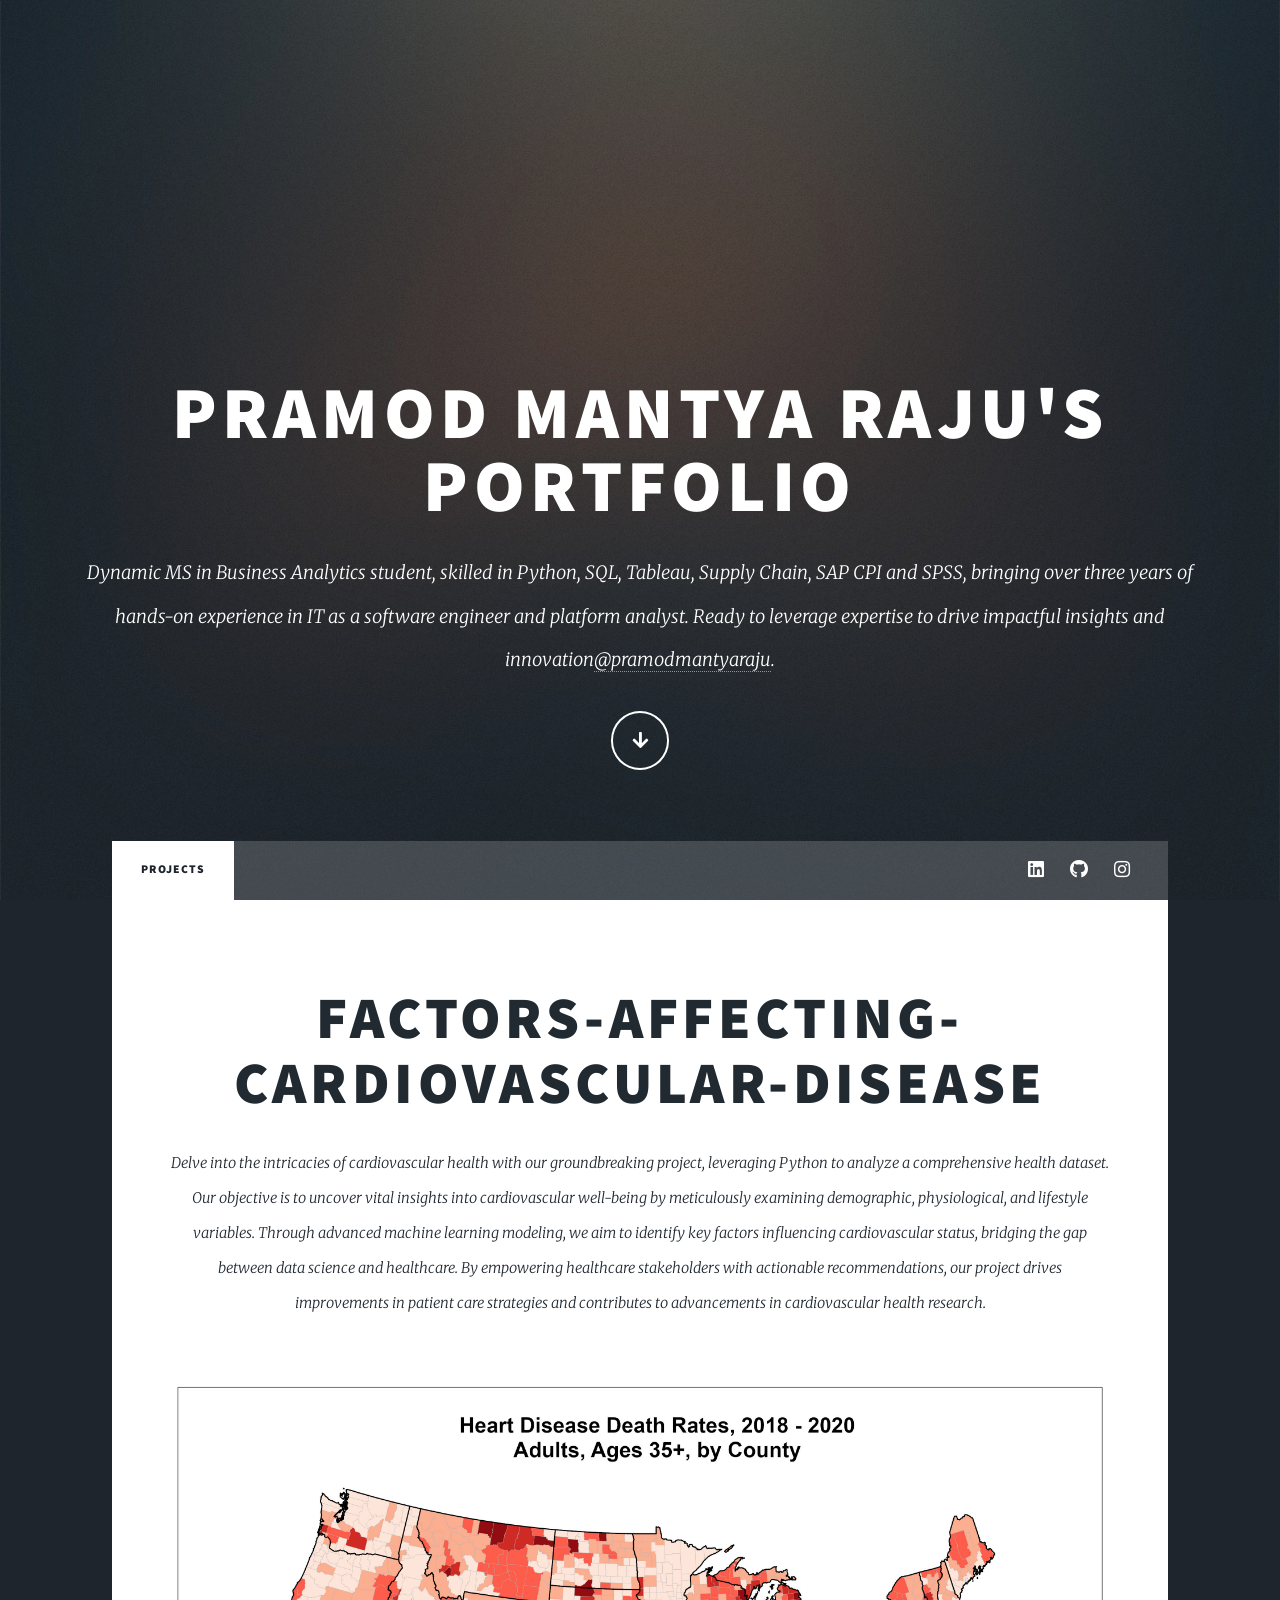
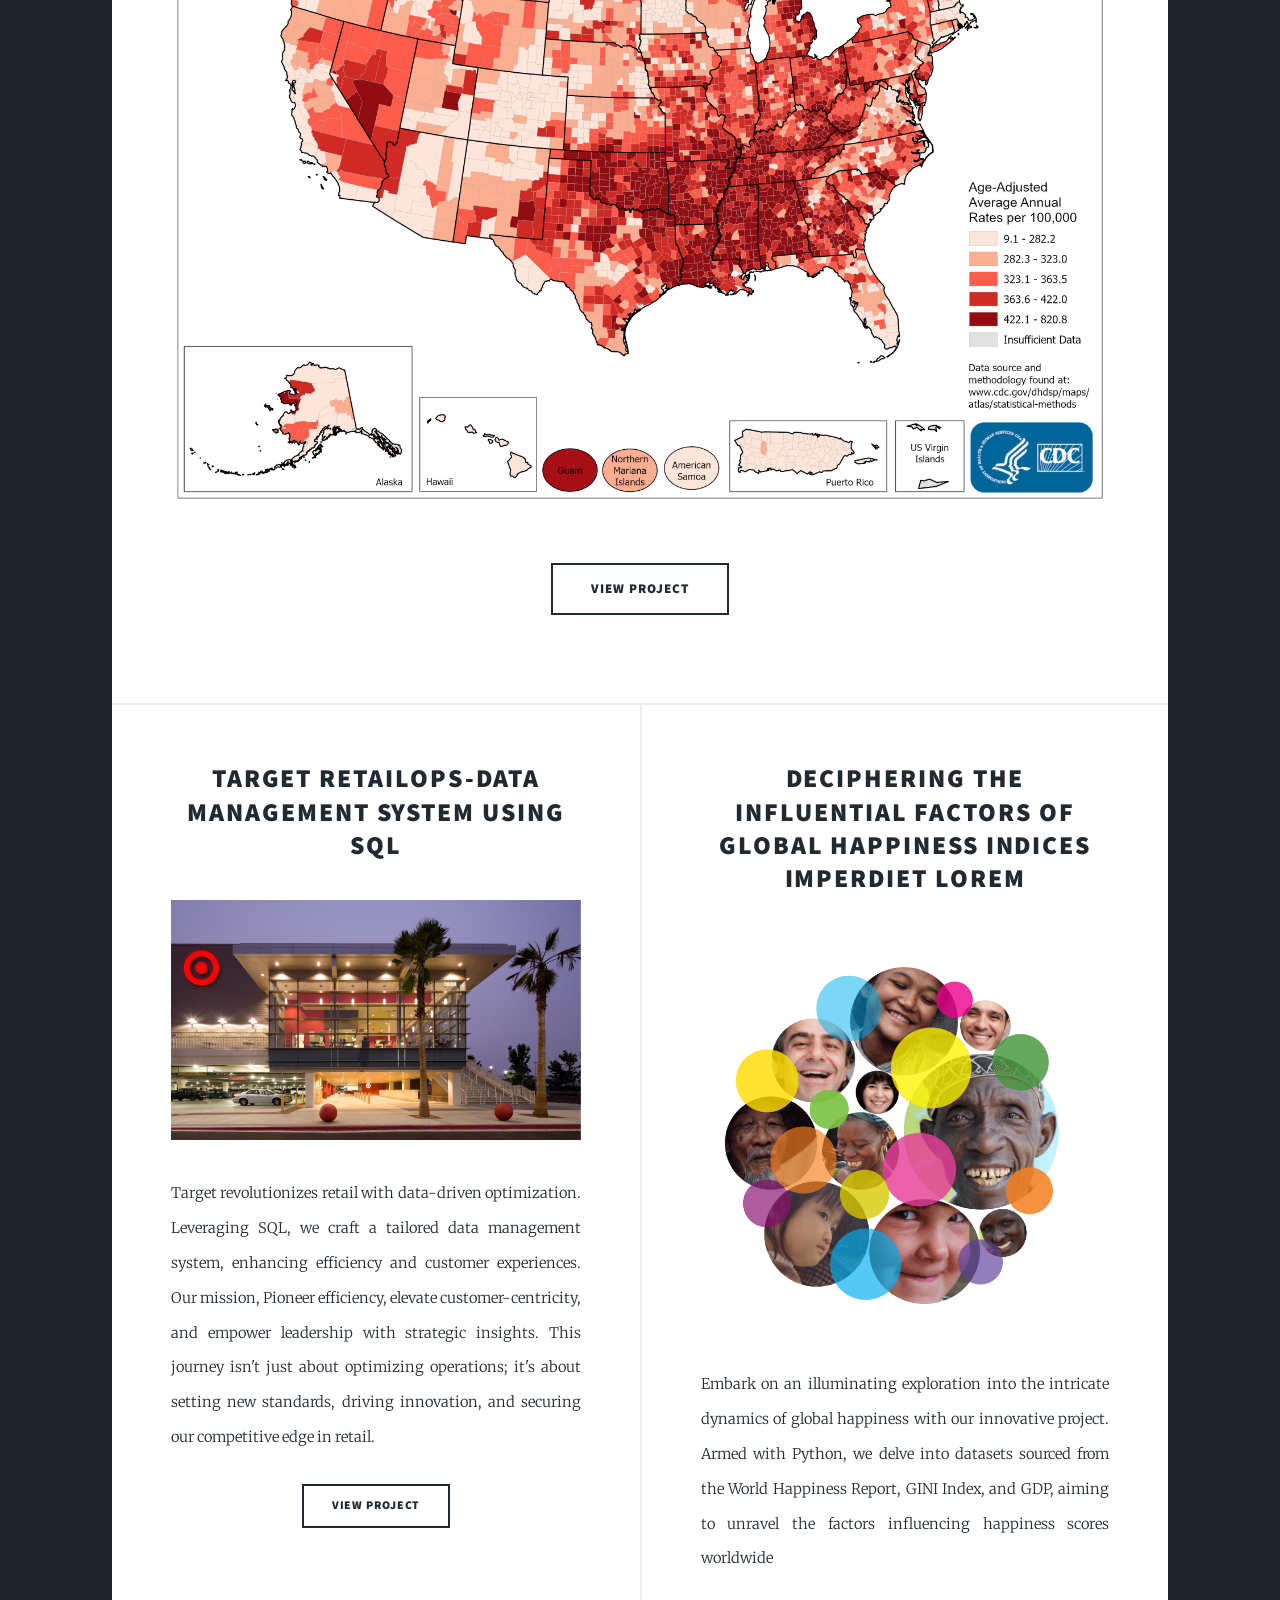
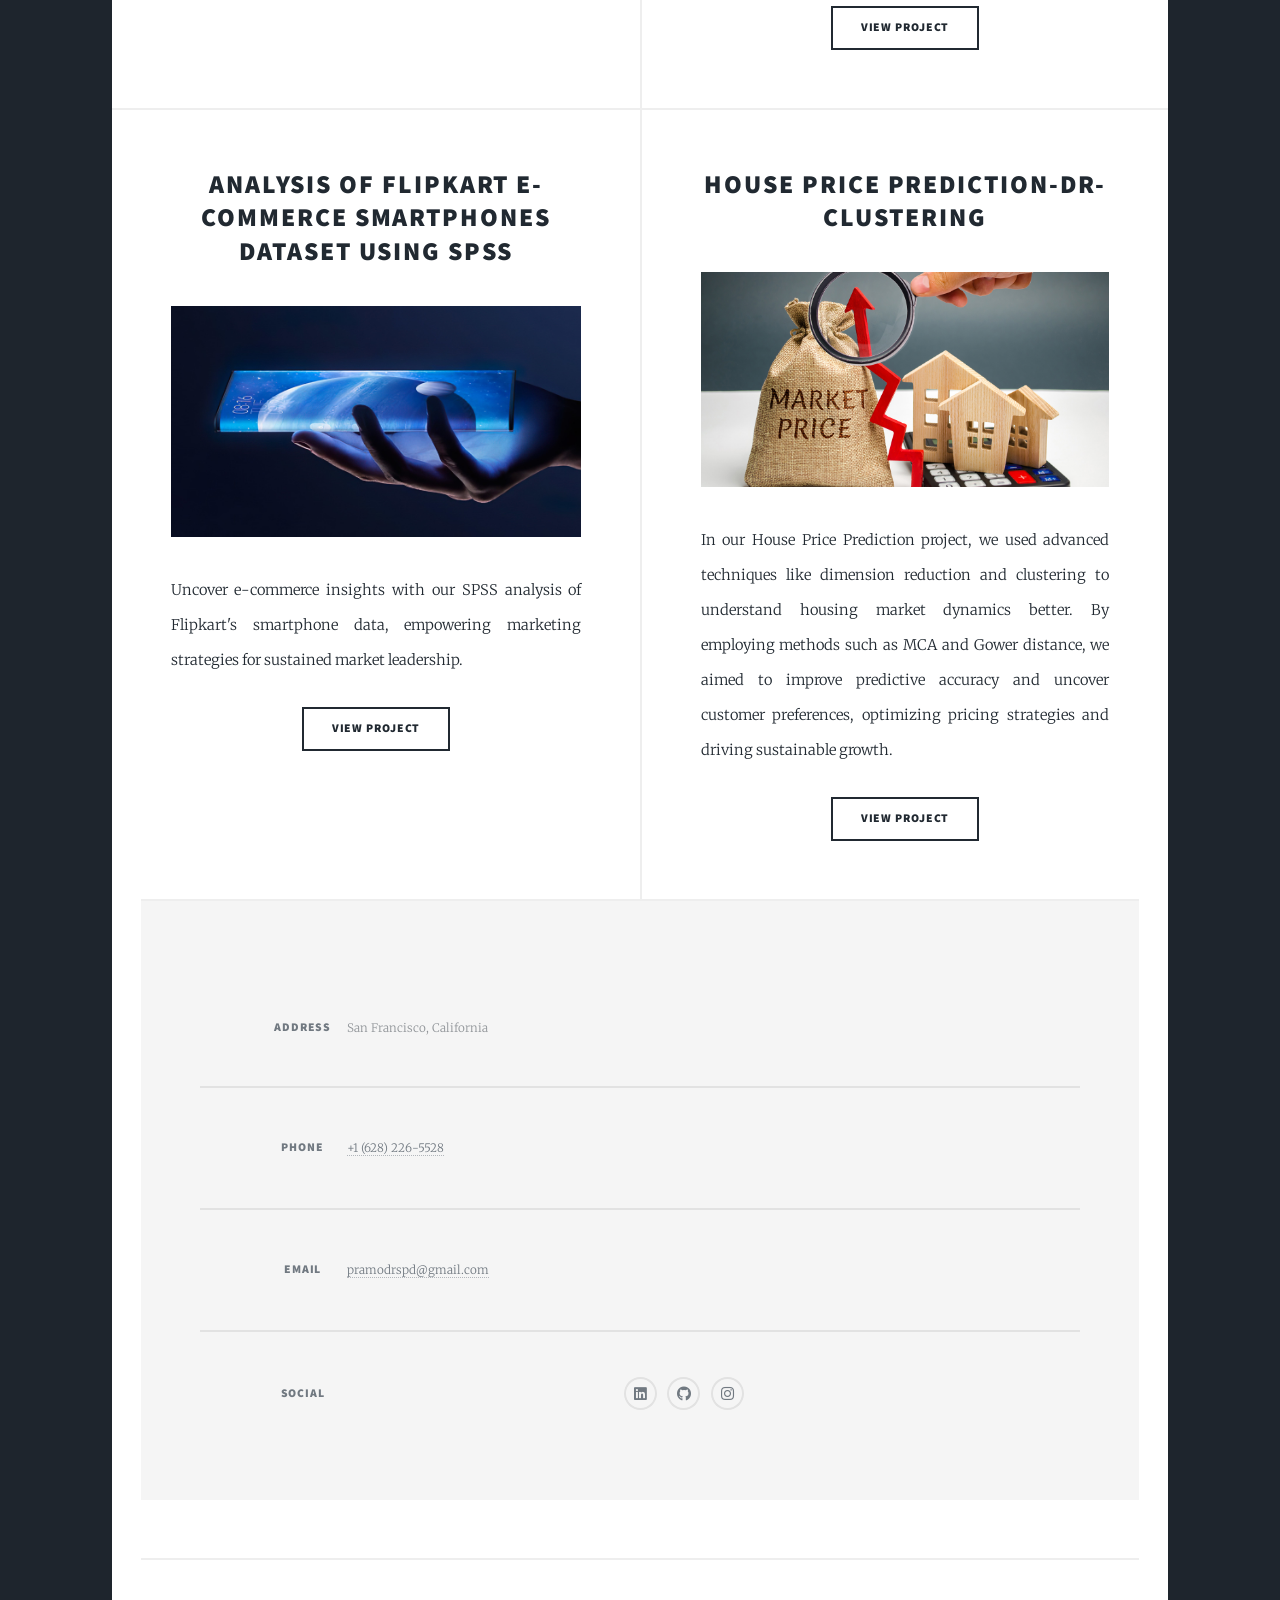
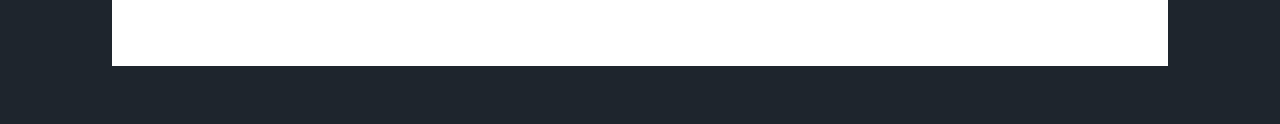
<file: index.html>
<!DOCTYPE HTML>
<!--
	Massively by HTML5 UP
	html5up.net | @ajlkn
	Free for personal and commercial use under the CCA 3.0 license (html5up.net/license)
-->
	
<html>
	<head>
		<title>Pramod Mantya Raju</title>
		<meta charset="utf-8" />
		<meta name="viewport" content="width=device-width, initial-scale=1, user-scalable=no" />
		<link rel="stylesheet" href="assets/css/main.css" />
		<noscript><link rel="stylesheet" href="assets/css/noscript.css" /></noscript>

		<!-- Google tag (gtag.js) -->
<script async src="https://www.googletagmanager.com/gtag/js?id=G-37M3Y611GQ"></script>
<script>
  window.dataLayer = window.dataLayer || [];
  function gtag(){dataLayer.push(arguments);}
  gtag('js', new Date());

  gtag('config', 'G-37M3Y611GQ');
</script>
	</head>
	<body class="is-preload">

		<!-- Wrapper -->
			<div id="wrapper" class="fade-in">

				<!-- Intro -->
					<div id="intro">
						<h1>Pramod Mantya Raju's Portfolio<br /></h1>
						<p>Dynamic MS in Business Analytics student, skilled in Python, SQL, Tableau, Supply Chain, SAP CPI and SPSS, bringing over three years of hands-on experience in IT as a software engineer and platform analyst. Ready to leverage expertise to drive impactful insights and innovation<a href="https://www.linkedin.com/in/pramod-mantya-raju/">@pramodmantyaraju</a></a>.</p>
						<ul class="actions">
							<li><a href="#header" class="button icon solid solo fa-arrow-down scrolly">Continue</a></li>
						</ul>
					</div>

				<!-- Header -->
					<header id="header">
						<a href="index.html" class="logo">Pramod's Portfolio</a>
					</header>

				<!-- Nav -->
					<nav id="nav">
						<ul class="links">
							<li class="active"><a href="index.html">Projects</a></li>
						
								
							
						</ul>
						<ul class="icons">
							<li><a href="https://www.linkedin.com/in/pramod-mantya-raju/" class="icon brands alt fa-linkedin"><span class="label">linkedin</span></a></li>
									<li><a href="https://github.com/PramodMantyaRaju" class="icon brands alt fa-github"><span class="label">GitHub</span></a></li>
									<li><a href="https://www.instagram.com/_.p.r.a.m.o.d._/" class="icon brands alt fa-instagram"><span class="label">Instagram</span></a></li>
						</ul>
					</nav>

				<!-- Main -->
					<div id="main">

						<!-- Featured Post -->
							<article class="post featured">
								<header class="major">
									<h2><a href="https://github.com/PramodMantyaRaju/Factors-affecting-Cardiovascular-Disease">Factors-affecting-Cardiovascular-Disease<br />
									</a></h2>
									<p>Delve into the intricacies of cardiovascular health with our groundbreaking project, leveraging Python to analyze a comprehensive health dataset. Our objective is to uncover vital insights into cardiovascular well-being by meticulously examining demographic, physiological, and lifestyle variables. Through advanced machine learning modeling, we aim to identify key factors influencing cardiovascular status, bridging the gap between data science and healthcare. 
										By empowering healthcare stakeholders with actionable recommendations, our project drives improvements in patient care strategies and contributes to advancements in cardiovascular health research.</p>
								</header>
								<a href="https://github.com/PramodMantyaRaju/Factors-affecting-Cardiovascular-Disease" class="image main"><img src="images/Cardio Vascular.jpg" alt="" /></a>
								<ul class="actions special">
									<li><a href="https://github.com/PramodMantyaRaju/Factors-affecting-Cardiovascular-Disease" class="button large">View project</a></li>
								</ul>
							</article>

						<!-- Posts -->
							<section class="posts">
								<article>
									<header>
										
										<h2><a href="https://github.com/PramodMantyaRaju/TargetRetailOps-DataManagementSystem">Target RetailOps-Data Management System using SQL<br />
										</a></h2>
									</header>
									<a href="https://github.com/PramodMantyaRaju/TargetRetailOps-DataManagementSystem" class="image fit"><img src="images/Target.jpg" alt="" /></a>
									<p>Target revolutionizes retail with data-driven optimization. Leveraging SQL, we craft a tailored data management system, enhancing efficiency and customer experiences. Our mission, Pioneer efficiency, elevate customer-centricity, and empower leadership with strategic insights. This journey isn't just about optimizing operations; it's about setting new standards, driving innovation, and securing our competitive edge in retail.</p>
									<ul class="actions special">
										<li><a href="https://github.com/PramodMantyaRaju/TargetRetailOps-DataManagementSystem" class="button">View Project</a></li>
									</ul>
								</article>
								<article>
									<header>
										
										<h2><a href="https://github.com/PramodMantyaRaju/Deciphering-the-Influential-Factors-of-Global-Happiness-Indices">Deciphering the Influential Factors of Global Happiness Indices
											<br />
										imperdiet lorem</a></h2>
									</header>
									<a href="https://github.com/PramodMantyaRaju/Deciphering-the-Influential-Factors-of-Global-Happiness-Indices" class="image fit"><img src="images/Happiness Report.png" alt="" /></a>
									<p>Embark on an illuminating exploration into the intricate dynamics of global happiness with our innovative project. Armed with Python, we delve into datasets sourced from the World Happiness Report, GINI Index, and GDP, aiming to unravel the factors influencing happiness scores worldwide</p>
									<ul class="actions special">
										<li><a href="https://github.com/PramodMantyaRaju/Deciphering-the-Influential-Factors-of-Global-Happiness-Indices" class="button">View Project</a></li>
									</ul>
								</article>
								<article>
									<header>
										
										<h2><a href="https://github.com/PramodMantyaRaju/SmartphoneInsights-FlipkartMarketing">Analysis of Flipkart E- commerce Smartphones Dataset using SPSS<br />
										</a></h2>
									</header>
									<a href="https://github.com/PramodMantyaRaju/SmartphoneInsights-FlipkartMarketing" class="image fit"><img src="images/Smart Phone.jpg" alt="" /></a>
									<p>Uncover e-commerce insights with our SPSS analysis of Flipkart's smartphone data, empowering marketing strategies for sustained market leadership.</p>
									<ul class="actions special">
										<li><a href="https://github.com/PramodMantyaRaju/SmartphoneInsights-FlipkartMarketing" class="button">View Project</a></li>
									</ul>
								</article>
								<article>
									<header>
										
										<h2><a href="https://github.com/PramodMantyaRaju/HousePricePrediction-DR-Clustering">House Price Prediction-DR-Clustering<br />
										</a></h2>
									</header>
									<a href="https://github.com/PramodMantyaRaju/HousePricePrediction-DR-Clustering" class="image fit"><img src="images/Housing Price.jpg" alt="" /></a>
									<p>In our House Price Prediction project, we used advanced techniques like dimension reduction and clustering to understand housing market dynamics better. By employing methods such as MCA and Gower distance, we aimed to improve predictive accuracy and uncover customer preferences, optimizing pricing strategies and driving sustainable growth.</p>
									<ul class="actions special">
										<li><a href="https://github.com/PramodMantyaRaju/HousePricePrediction-DR-Clustering" class="button">View Project</a></li>
									</ul>
								</article>

							</section>

				<!-- Footer -->
					<footer id="footer">
				
						<section class="split contact">
							<section class="alt">
								<h3>Address</h3>
								<p>San Francisco, California<br />
								</p>
							</section>
							<section>
								<h3>Phone</h3>
								<p><a href="#">+1 (628) 226-5528</a></p>
							</section>
							<section>
								<h3>Email</h3>
								<p><a href="#">pramodrspd@gmail.com</a></p>
							</section>
							<section>
								<h3>Social</h3>
								<ul class="icons alt">
									
									<li><a href="https://www.linkedin.com/in/pramod-mantya-raju/" class="icon brands alt fa-linkedin"><span class="label">linkedin</span></a></li>
									<li><a href="https://github.com/PramodMantyaRaju" class="icon brands alt fa-github"><span class="label">GitHub</span></a></li>
									<li><a href="https://www.instagram.com/_.p.r.a.m.o.d._/" class="icon brands alt fa-instagram"><span class="label">Instagram</span></a></li>
								</ul>
							</section>
						</section>
					</footer>

				<!-- Copyright -->
					<div id="copyright">
						<ul><li>&copy; Untitled</li><li>Design: <a href="https://html5up.net">HTML5 UP</a></li></ul>
					</div>

			</div>

		<!-- Scripts -->
			<script src="assets/js/jquery.min.js"></script>
			<script src="assets/js/jquery.scrollex.min.js"></script>
			<script src="assets/js/jquery.scrolly.min.js"></script>
			<script src="assets/js/browser.min.js"></script>
			<script src="assets/js/breakpoints.min.js"></script>
			<script src="assets/js/util.js"></script>
			<script src="assets/js/main.js"></script>

	</body>
</html>
</file>
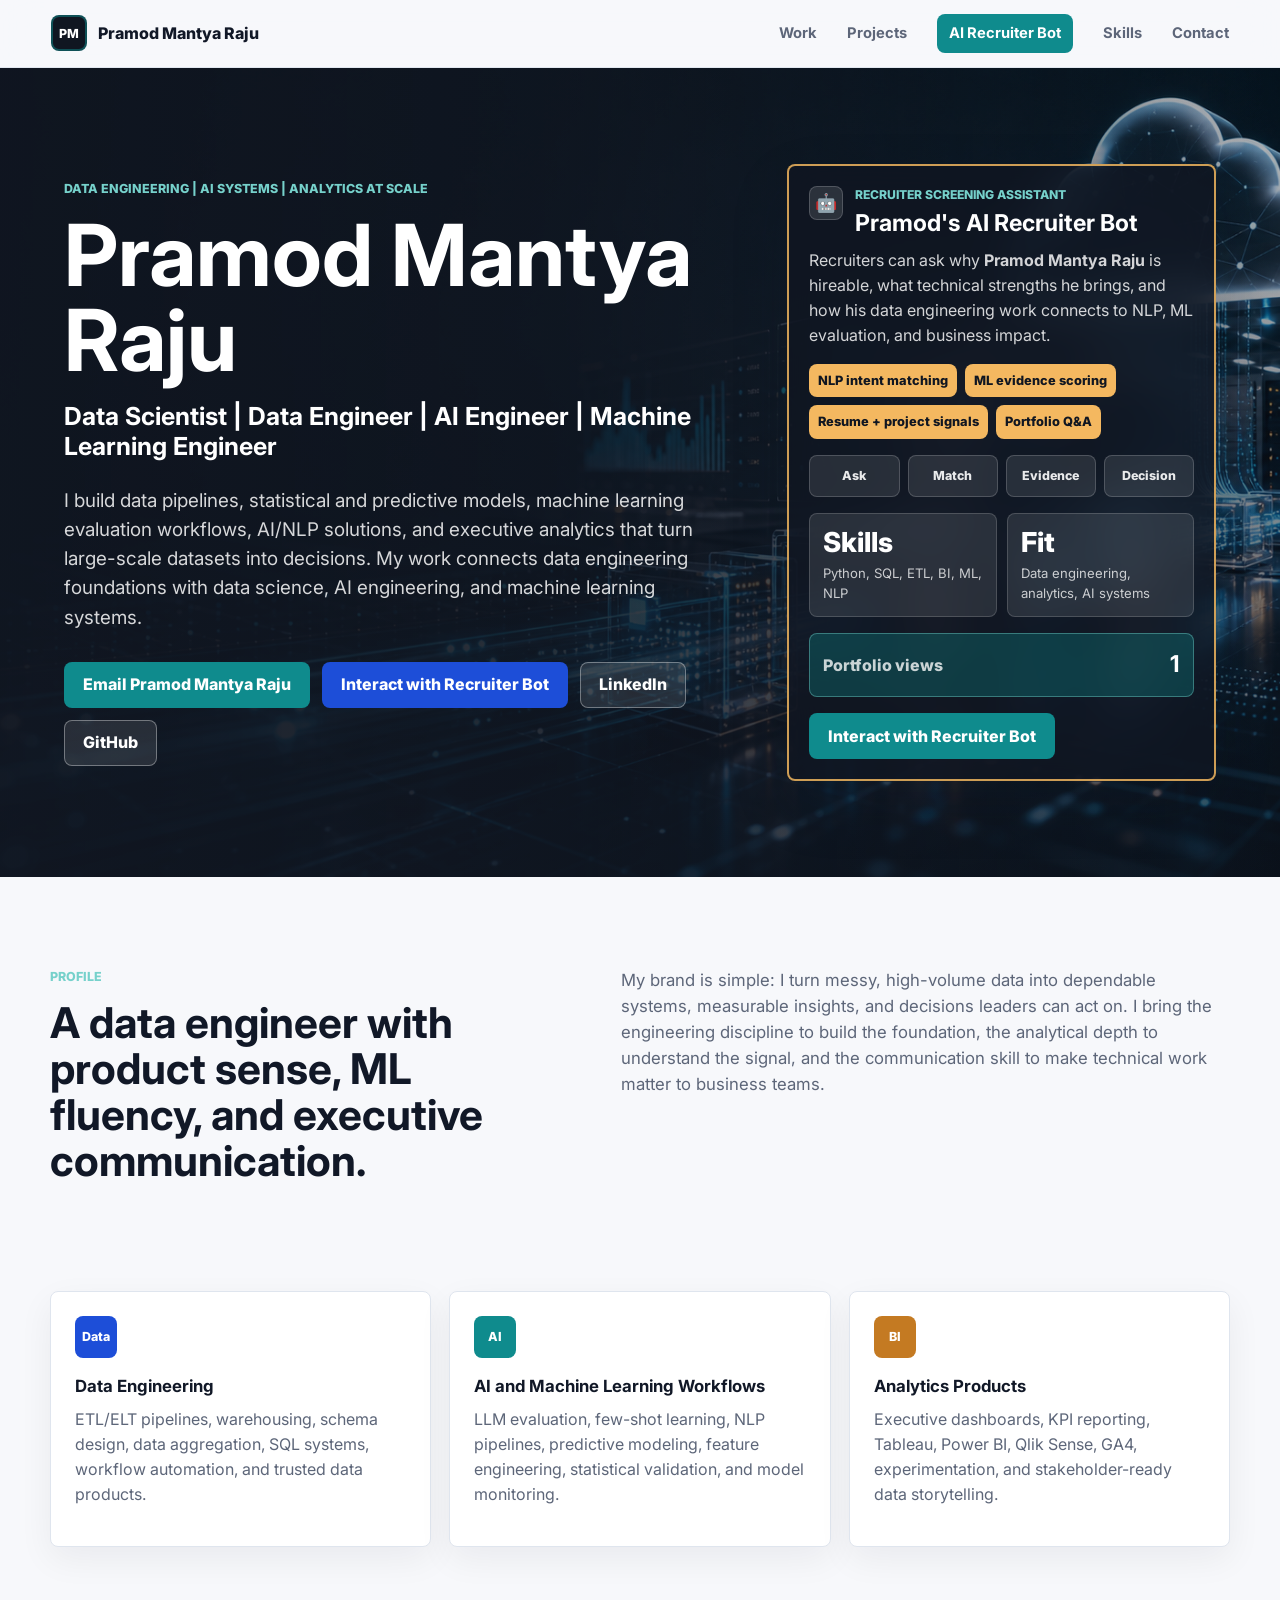
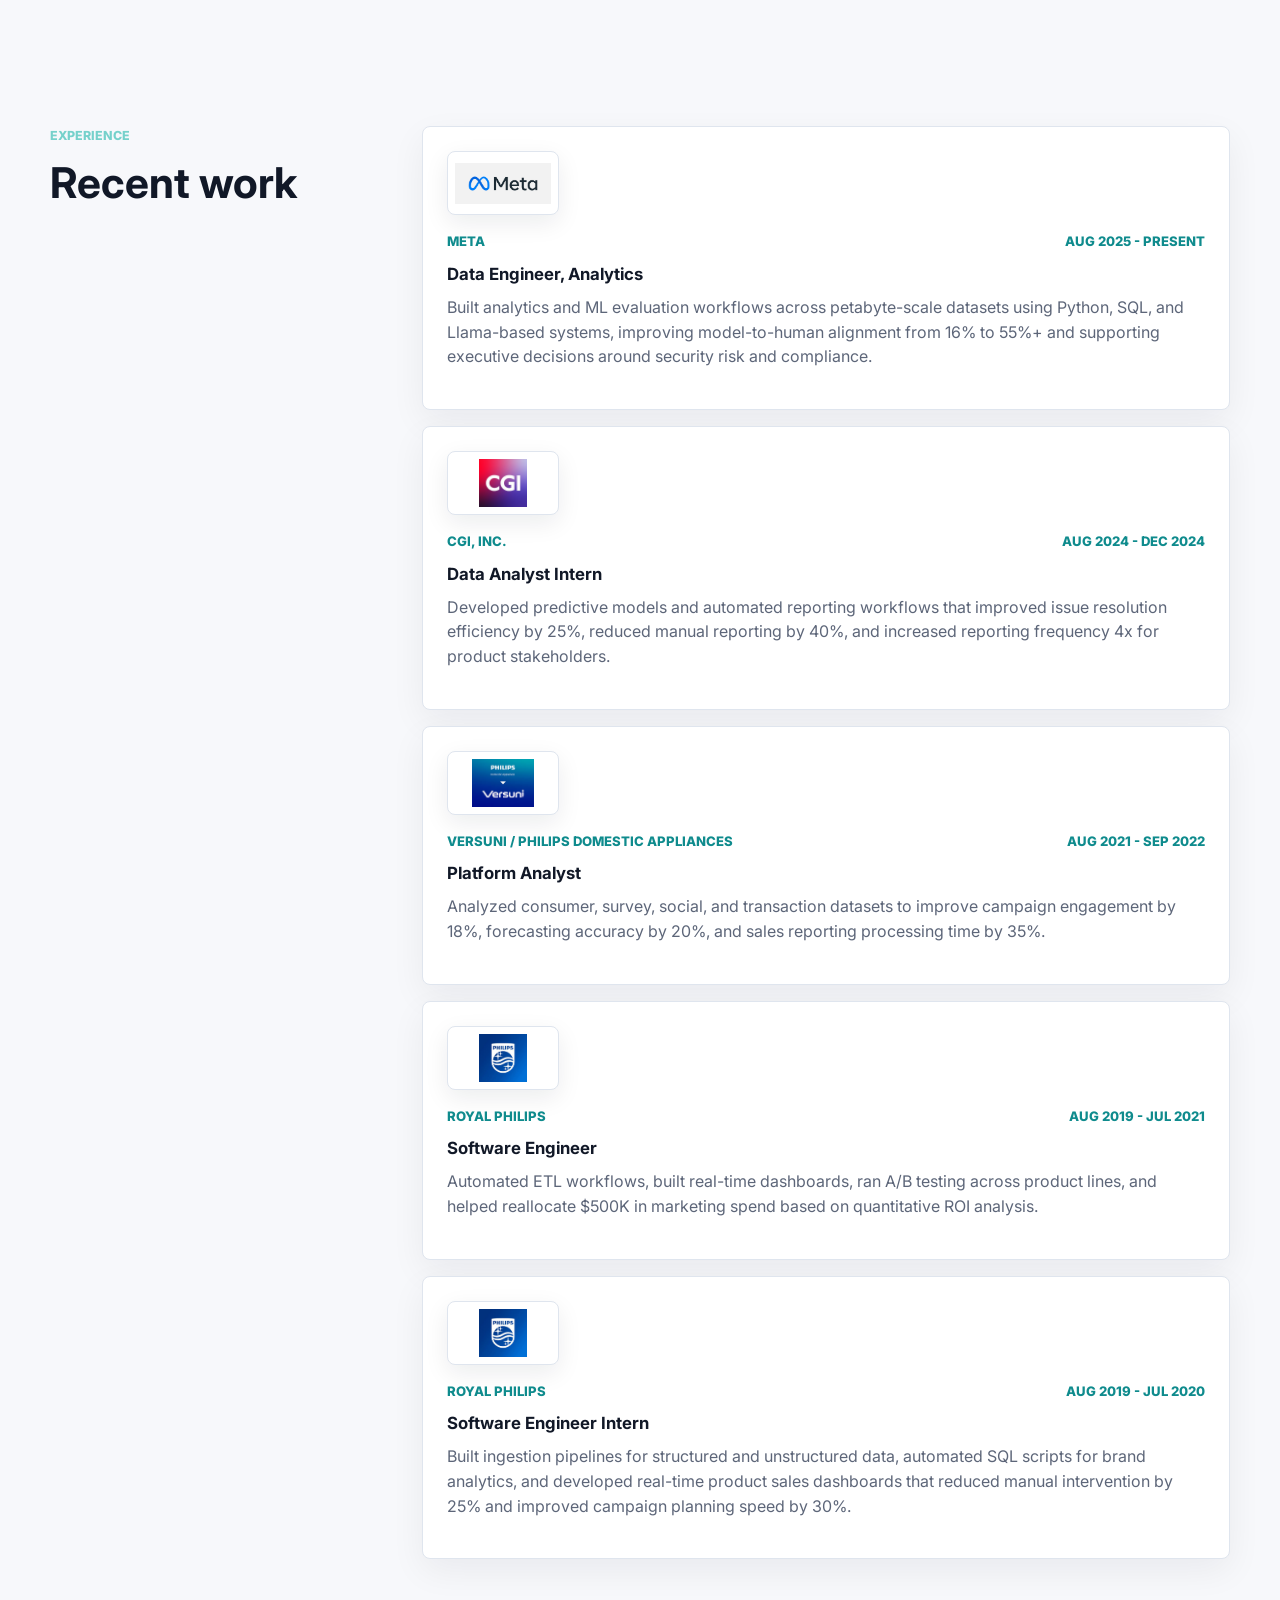
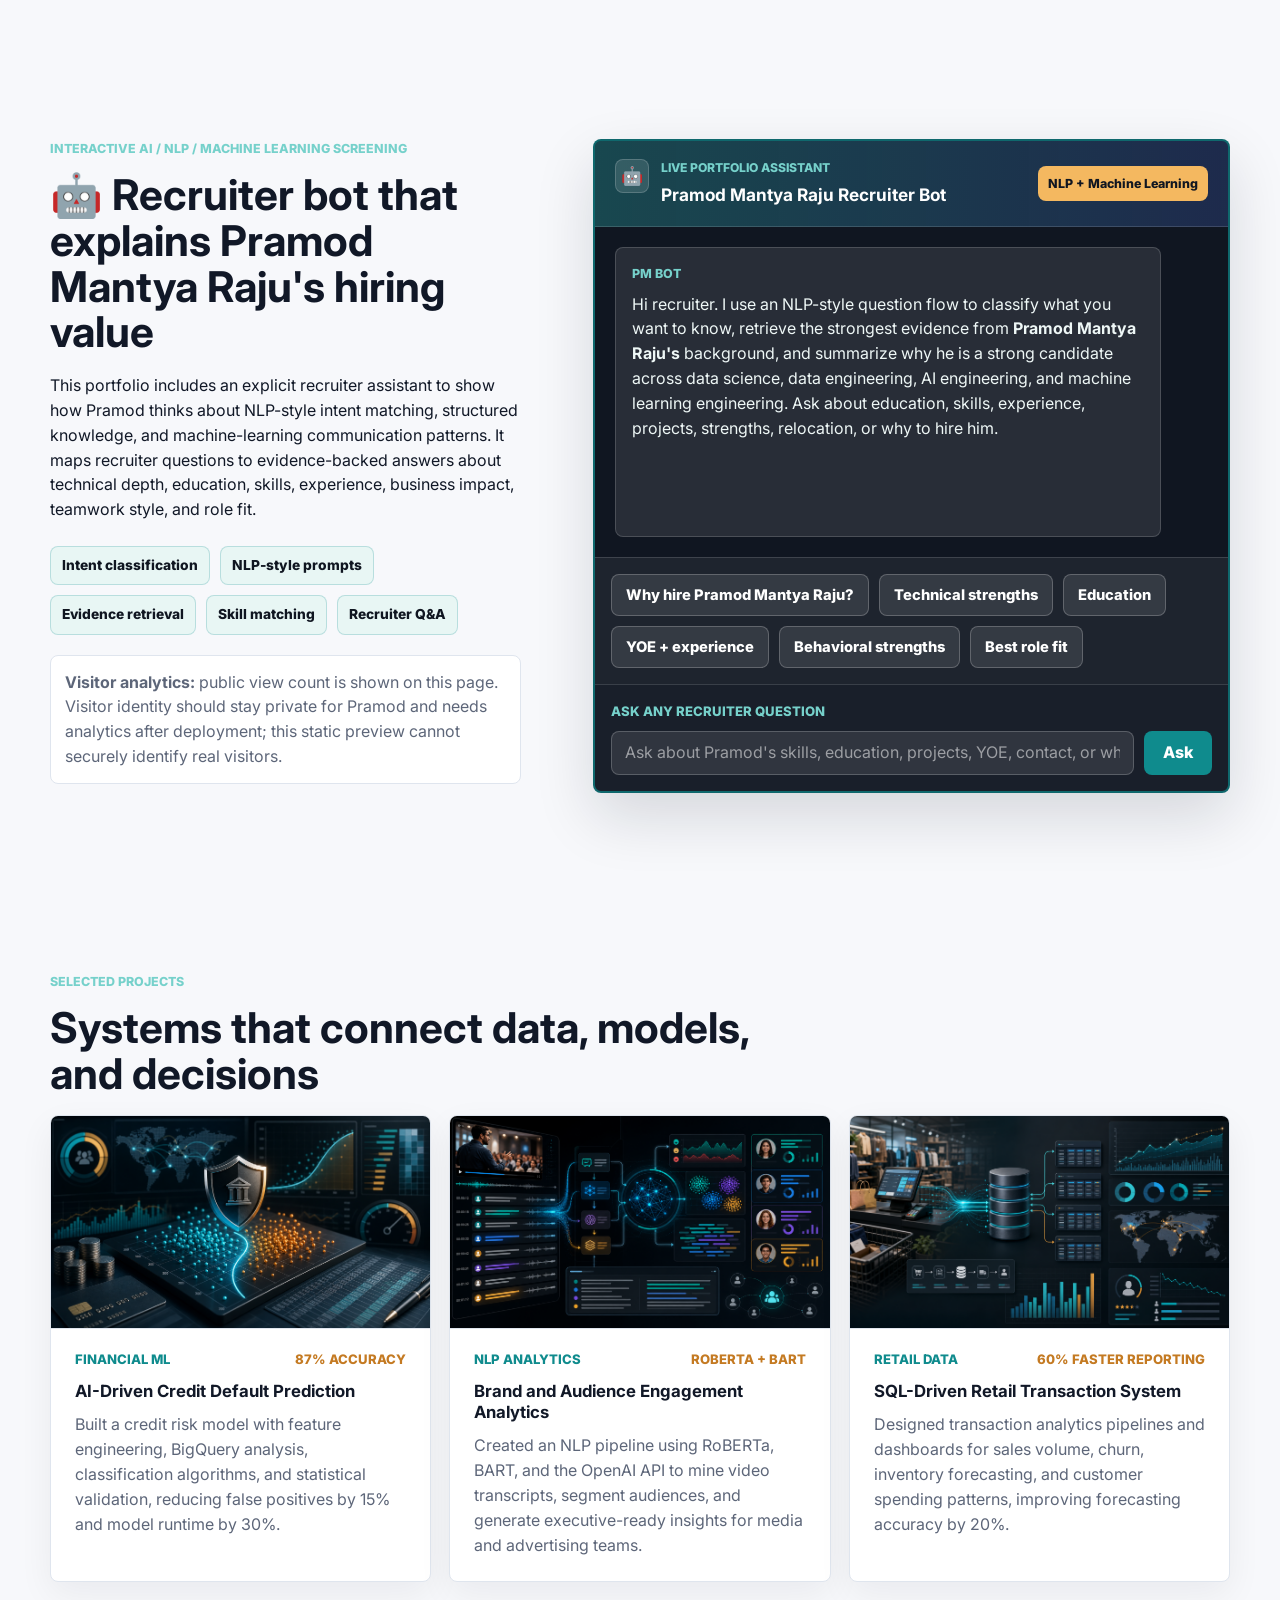
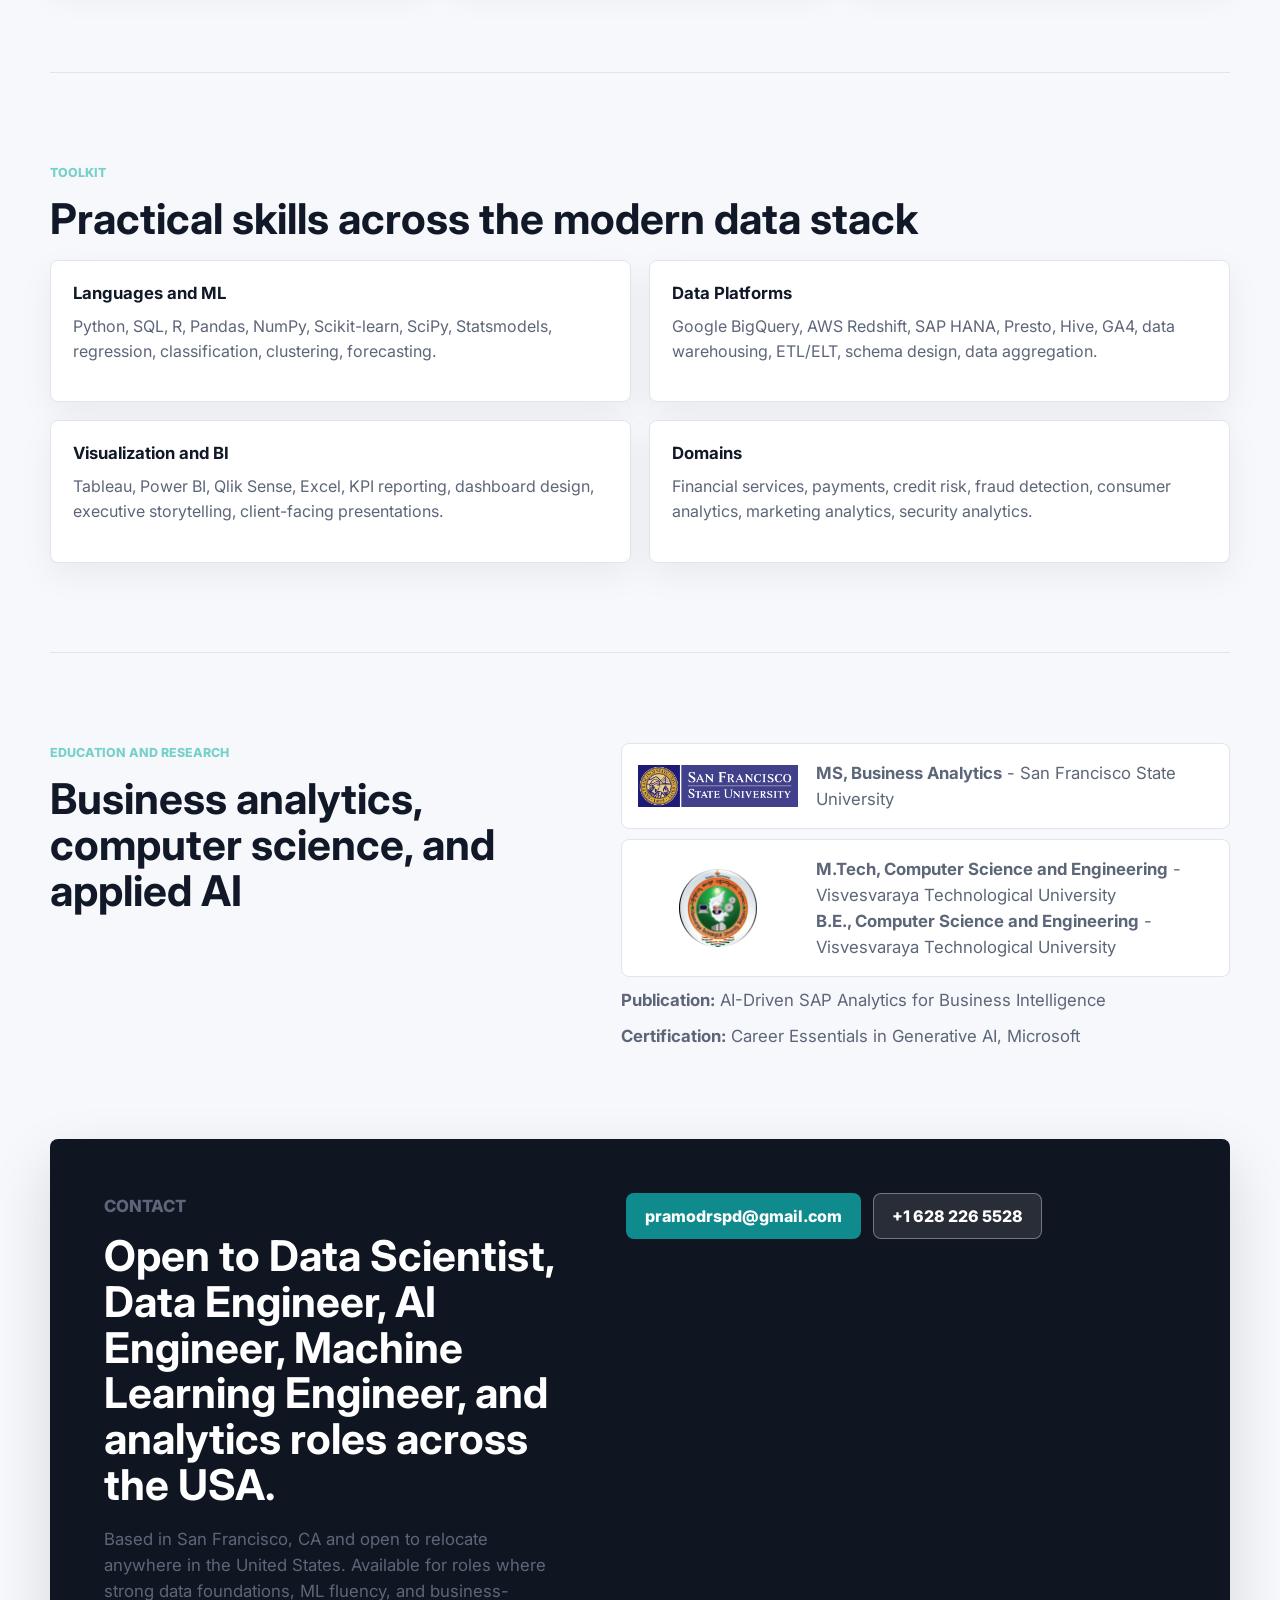
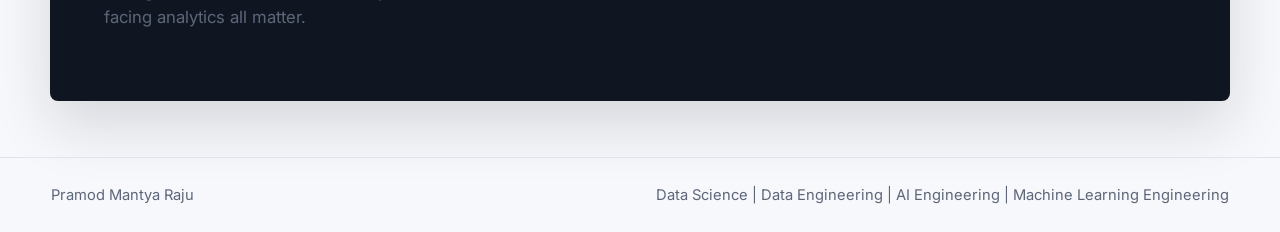
<file: outputs/index.html>
<!doctype html>
<html lang="en">
  <head>
    <meta charset="utf-8" />
    <meta name="viewport" content="width=device-width, initial-scale=1" />
    <meta
      name="description"
      content="Portfolio for Pramod Mantya Raju, a Data Scientist, Data Engineer, AI Engineer, and Machine Learning Engineer specializing in scalable pipelines, predictive models, AI/ML workflows, analytics systems, and business intelligence."
    />
    <title>Pramod Mantya Raju | Data Scientist, Data Engineer, AI Engineer, Machine Learning Engineer</title>
    <link rel="preconnect" href="https://fonts.googleapis.com" />
    <link rel="preconnect" href="https://fonts.gstatic.com" crossorigin />
    <link
      href="https://fonts.googleapis.com/css2?family=Inter:wght@400;500;600;700;800&display=swap"
      rel="stylesheet"
    />
    <link rel="stylesheet" href="./styles.css" />
  </head>
  <body>
    <header class="site-header" aria-label="Primary navigation">
      <a class="brand" href="#top" aria-label="Pramod Mantya Raju home">
        <span class="brand-mark">PM</span>
        <span>Pramod Mantya Raju</span>
      </a>
      <nav class="nav-links" aria-label="Page sections">
        <a href="#work">Work</a>
        <a href="#projects">Projects</a>
        <a class="nav-spotlight" href="#recruiter-bot">AI Recruiter Bot</a>
        <a href="#skills">Skills</a>
        <a href="#contact">Contact</a>
      </nav>
    </header>

    <main id="top">
      <section class="hero" aria-labelledby="hero-title">
        <img
          class="hero-image"
          src="./data-portfolio-hero.png"
          alt="Abstract data infrastructure and machine learning pipeline visualization"
        />
        <div class="hero-overlay"></div>
        <div class="hero-content">
          <p class="eyebrow">Data Engineering | AI Systems | Analytics at Scale</p>
          <h1 id="hero-title">Pramod Mantya Raju</h1>
          <p class="hero-name"><strong>Data Scientist | Data Engineer | AI Engineer | Machine Learning Engineer</strong></p>
          <p class="hero-copy">
            I build data pipelines, statistical and predictive models, machine learning evaluation workflows, AI/NLP solutions, and
            executive analytics that turn large-scale datasets into decisions. My work connects data engineering foundations with data
            science, AI engineering, and machine learning systems.
          </p>
          <div class="hero-actions" aria-label="Contact and profile links">
            <a class="button primary" href="mailto:pramodrspd@gmail.com">Email Pramod Mantya Raju</a>
            <a class="button primary bot-cta" href="#recruiter-bot">Interact with Recruiter Bot</a>
            <a class="button secondary" href="https://www.linkedin.com/in/pramod-mantya-raju/" target="_blank" rel="noreferrer">LinkedIn</a>
            <a class="button secondary" href="https://github.com/PramodMantyaRaju" target="_blank" rel="noreferrer">GitHub</a>
          </div>
        </div>
        <aside class="hero-bot-panel" aria-label="AI recruiter bot preview">
          <div class="hero-bot-header">
            <span class="bot-symbol" aria-hidden="true">🤖</span>
            <span class="bot-status">Recruiter screening assistant</span>
            <strong>Pramod's AI Recruiter Bot</strong>
          </div>
          <p>
            Recruiters can ask why <strong>Pramod Mantya Raju</strong> is hireable, what technical strengths he brings, and how his data
            engineering work connects to NLP, ML evaluation, and business impact.
          </p>
          <div class="hero-bot-tags" aria-label="AI bot concepts">
            <span>NLP intent matching</span>
            <span>ML evidence scoring</span>
            <span>Resume + project signals</span>
            <span>Portfolio Q&A</span>
          </div>
          <div class="screening-flow" aria-label="Bot screening flow">
            <span>Ask</span>
            <span>Match</span>
            <span>Evidence</span>
            <span>Decision</span>
          </div>
          <div class="hero-bot-metrics">
            <div>
              <span class="metric">Skills</span>
              <span class="label">Python, SQL, ETL, BI, ML, NLP</span>
            </div>
            <div>
              <span class="metric">Fit</span>
              <span class="label">Data engineering, analytics, AI systems</span>
            </div>
          </div>
          <div class="visitor-stat" aria-label="Portfolio visitor count">
            <span>Portfolio views</span>
            <strong id="visitor-count">0</strong>
          </div>
          <a class="button primary" href="#recruiter-bot">Interact with Recruiter Bot</a>
        </aside>
      </section>

      <section class="section intro-section" aria-labelledby="intro-title">
        <div>
          <p class="section-kicker">Profile</p>
          <h2 id="intro-title">A data engineer with product sense, ML fluency, and executive communication.</h2>
        </div>
        <p>
          My brand is simple: I turn messy, high-volume data into dependable systems, measurable insights, and decisions leaders can act on.
          I bring the engineering discipline to build the foundation, the analytical depth to understand the signal, and the communication
          skill to make technical work matter to business teams.
        </p>
      </section>

      <section class="section focus-grid" aria-label="Areas of expertise">
        <article class="focus-card">
          <span class="icon" aria-hidden="true">Data</span>
          <h3>Data Engineering</h3>
          <p>ETL/ELT pipelines, warehousing, schema design, data aggregation, SQL systems, workflow automation, and trusted data products.</p>
        </article>
        <article class="focus-card">
          <span class="icon" aria-hidden="true">AI</span>
          <h3>AI and Machine Learning Workflows</h3>
          <p>LLM evaluation, few-shot learning, NLP pipelines, predictive modeling, feature engineering, statistical validation, and model monitoring.</p>
        </article>
        <article class="focus-card">
          <span class="icon" aria-hidden="true">BI</span>
          <h3>Analytics Products</h3>
          <p>Executive dashboards, KPI reporting, Tableau, Power BI, Qlik Sense, GA4, experimentation, and stakeholder-ready data storytelling.</p>
        </article>
      </section>

      <section id="work" class="section split-section" aria-labelledby="work-title">
        <div class="section-heading">
          <p class="section-kicker">Experience</p>
          <h2 id="work-title">Recent work</h2>
        </div>
        <div class="timeline">
          <article class="timeline-item">
            <div class="company-visual">
              <img src="./company-meta.jpg" alt="Meta logo" />
            </div>
            <div class="timeline-meta">
              <span>Meta</span>
              <span>Aug 2025 - Present</span>
            </div>
            <h3>Data Engineer, Analytics</h3>
            <p>
              Built analytics and ML evaluation workflows across petabyte-scale datasets using Python, SQL, and Llama-based systems,
              improving model-to-human alignment from 16% to 55%+ and supporting executive decisions around security risk and compliance.
            </p>
          </article>
          <article class="timeline-item">
            <div class="company-visual">
              <img src="./company-cgi.jpeg" alt="CGI logo" />
            </div>
            <div class="timeline-meta">
              <span>CGI, Inc.</span>
              <span>Aug 2024 - Dec 2024</span>
            </div>
            <h3>Data Analyst Intern</h3>
            <p>
              Developed predictive models and automated reporting workflows that improved issue resolution efficiency by 25%, reduced
              manual reporting by 40%, and increased reporting frequency 4x for product stakeholders.
            </p>
          </article>
          <article class="timeline-item">
            <div class="company-visual">
              <img src="./company-versuni.jpeg" alt="Versuni logo" />
            </div>
            <div class="timeline-meta">
              <span>Versuni / Philips Domestic Appliances</span>
              <span>Aug 2021 - Sep 2022</span>
            </div>
            <h3>Platform Analyst</h3>
            <p>
              Analyzed consumer, survey, social, and transaction datasets to improve campaign engagement by 18%, forecasting accuracy by
              20%, and sales reporting processing time by 35%.
            </p>
          </article>
          <article class="timeline-item">
            <div class="company-visual">
              <img src="./company-philips.jpeg" alt="Philips logo" />
            </div>
            <div class="timeline-meta">
              <span>Royal Philips</span>
              <span>Aug 2019 - Jul 2021</span>
            </div>
            <h3>Software Engineer</h3>
            <p>
              Automated ETL workflows, built real-time dashboards, ran A/B testing across product lines, and helped reallocate $500K in
              marketing spend based on quantitative ROI analysis.
            </p>
          </article>
          <article class="timeline-item">
            <div class="company-visual">
              <img src="./company-philips.jpeg" alt="Philips logo" />
            </div>
            <div class="timeline-meta">
              <span>Royal Philips</span>
              <span>Aug 2019 - Jul 2020</span>
            </div>
            <h3>Software Engineer Intern</h3>
            <p>
              Built ingestion pipelines for structured and unstructured data, automated SQL scripts for brand analytics, and developed
              real-time product sales dashboards that reduced manual intervention by 25% and improved campaign planning speed by 30%.
            </p>
          </article>
        </div>
      </section>

      <section id="recruiter-bot" class="section bot-section" aria-labelledby="bot-title">
        <div class="bot-copy">
          <p class="section-kicker">Interactive AI / NLP / Machine Learning Screening</p>
          <h2 id="bot-title"><span aria-hidden="true">🤖</span> Recruiter bot that explains Pramod Mantya Raju's hiring value</h2>
          <p>
            This portfolio includes an explicit recruiter assistant to show how Pramod thinks about NLP-style intent matching, structured
            knowledge, and machine-learning communication patterns. It maps recruiter questions to evidence-backed answers about technical
            depth, education, skills, experience, business impact, teamwork style, and role fit.
          </p>
          <div class="bot-capabilities" aria-label="Bot capabilities">
            <span>Intent classification</span>
            <span>NLP-style prompts</span>
            <span>Evidence retrieval</span>
            <span>Skill matching</span>
            <span>Recruiter Q&A</span>
          </div>
          <div class="analytics-note">
            <strong>Visitor analytics:</strong> public view count is shown on this page. Visitor identity should stay private for Pramod and
            needs analytics after deployment; this static preview cannot securely identify real visitors.
          </div>
        </div>
        <div class="bot-panel" aria-live="polite">
          <div class="bot-header">
            <span class="bot-symbol large" aria-hidden="true">🤖</span>
            <div>
              <span class="bot-status">Live Portfolio Assistant</span>
              <strong>Pramod Mantya Raju Recruiter Bot</strong>
            </div>
            <span class="bot-badge">NLP + Machine Learning</span>
          </div>
          <div class="bot-window" id="bot-window">
            <div class="bot-message bot-message-assistant">
              <span class="bot-name">PM Bot</span>
              <p>
                Hi recruiter. I use an NLP-style question flow to classify what you want to know, retrieve the strongest evidence from
                <strong>Pramod Mantya Raju's</strong> background, and summarize why he is a strong candidate across data science, data
                engineering, AI engineering, and machine learning engineering. Ask about
                education, skills, experience, projects, strengths, relocation, or why to hire him.
              </p>
            </div>
          </div>
          <div class="bot-prompts" aria-label="Recruiter bot prompts">
            <button type="button" data-answer="hire">Why hire Pramod Mantya Raju?</button>
            <button type="button" data-answer="technical">Technical strengths</button>
            <button type="button" data-answer="education">Education</button>
            <button type="button" data-answer="experience">YOE + experience</button>
            <button type="button" data-answer="behavioral">Behavioral strengths</button>
            <button type="button" data-answer="fit">Best role fit</button>
          </div>
          <form class="bot-input" id="bot-form">
            <label for="bot-question">Ask any recruiter question</label>
            <div>
              <input
                id="bot-question"
                name="question"
                type="text"
                placeholder="Ask about Pramod's skills, education, projects, YOE, contact, or why hire him"
                autocomplete="off"
              />
              <button type="submit">Ask</button>
            </div>
          </form>
        </div>
      </section>

      <section id="projects" class="section" aria-labelledby="projects-title">
        <div class="section-heading compact">
          <p class="section-kicker">Selected Projects</p>
          <h2 id="projects-title">Systems that connect data, models, and decisions</h2>
        </div>
        <div class="project-grid">
          <article class="project-card">
            <img class="project-image" src="./project-credit-risk.png" alt="AI credit default prediction analytics thumbnail" />
            <div class="project-top">
              <span>Financial ML</span>
              <span>87% accuracy</span>
            </div>
            <h3>AI-Driven Credit Default Prediction</h3>
            <p>
              Built a credit risk model with feature engineering, BigQuery analysis, classification algorithms, and statistical validation,
              reducing false positives by 15% and model runtime by 30%.
            </p>
          </article>
          <article class="project-card">
            <img class="project-image" src="./project-nlp-analytics.png" alt="NLP audience engagement analytics thumbnail" />
            <div class="project-top">
              <span>NLP Analytics</span>
              <span>RoBERTa + BART</span>
            </div>
            <h3>Brand and Audience Engagement Analytics</h3>
            <p>
              Created an NLP pipeline using RoBERTa, BART, and the OpenAI API to mine video transcripts, segment audiences, and generate
              executive-ready insights for media and advertising teams.
            </p>
          </article>
          <article class="project-card">
            <img class="project-image" src="./project-retail-sql.png" alt="SQL retail transaction analytics thumbnail" />
            <div class="project-top">
              <span>Retail Data</span>
              <span>60% faster reporting</span>
            </div>
            <h3>SQL-Driven Retail Transaction System</h3>
            <p>
              Designed transaction analytics pipelines and dashboards for sales volume, churn, inventory forecasting, and customer spending
              patterns, improving forecasting accuracy by 20%.
            </p>
          </article>
        </div>
      </section>

      <section id="skills" class="section skills-section" aria-labelledby="skills-title">
        <div class="section-heading">
          <p class="section-kicker">Toolkit</p>
          <h2 id="skills-title">Practical skills across the modern data stack</h2>
        </div>
        <div class="skill-columns">
          <div>
            <h3>Languages and ML</h3>
            <p>Python, SQL, R, Pandas, NumPy, Scikit-learn, SciPy, Statsmodels, regression, classification, clustering, forecasting.</p>
          </div>
          <div>
            <h3>Data Platforms</h3>
            <p>Google BigQuery, AWS Redshift, SAP HANA, Presto, Hive, GA4, data warehousing, ETL/ELT, schema design, data aggregation.</p>
          </div>
          <div>
            <h3>Visualization and BI</h3>
            <p>Tableau, Power BI, Qlik Sense, Excel, KPI reporting, dashboard design, executive storytelling, client-facing presentations.</p>
          </div>
          <div>
            <h3>Domains</h3>
            <p>Financial services, payments, credit risk, fraud detection, consumer analytics, marketing analytics, security analytics.</p>
          </div>
        </div>
      </section>

      <section class="section education-section" aria-labelledby="education-title">
        <div>
          <p class="section-kicker">Education and Research</p>
          <h2 id="education-title">Business analytics, computer science, and applied AI</h2>
        </div>
        <div class="education-list">
          <article class="education-card">
            <img src="./education-sfsu.png" alt="San Francisco State University logo" />
            <p><strong>MS, Business Analytics</strong> - San Francisco State University</p>
          </article>
          <article class="education-card">
            <img src="./education-vtu.png" alt="Visvesvaraya Technological University logo" />
            <div>
              <p><strong>M.Tech, Computer Science and Engineering</strong> - Visvesvaraya Technological University</p>
              <p><strong>B.E., Computer Science and Engineering</strong> - Visvesvaraya Technological University</p>
            </div>
          </article>
          <p><strong>Publication:</strong> AI-Driven SAP Analytics for Business Intelligence</p>
          <p><strong>Certification:</strong> Career Essentials in Generative AI, Microsoft</p>
        </div>
      </section>

      <section id="contact" class="contact-section" aria-labelledby="contact-title">
        <div>
          <p class="section-kicker">Contact</p>
          <h2 id="contact-title">Open to Data Scientist, Data Engineer, AI Engineer, Machine Learning Engineer, and analytics roles across the USA.</h2>
          <p>
            Based in San Francisco, CA and open to relocate anywhere in the United States. Available for roles where strong data
            foundations, ML fluency, and business-facing analytics all matter.
          </p>
        </div>
        <div class="contact-actions">
          <a class="button primary" href="mailto:pramodrspd@gmail.com">pramodrspd@gmail.com</a>
          <a class="button secondary" href="tel:+16282265528">+1 628 226 5528</a>
        </div>
      </section>
    </main>

    <footer class="site-footer">
      <span>Pramod Mantya Raju</span>
      <span>Data Science | Data Engineering | AI Engineering | Machine Learning Engineering</span>
    </footer>
    <script src="./script.js"></script>
  </body>
</html>
</file>
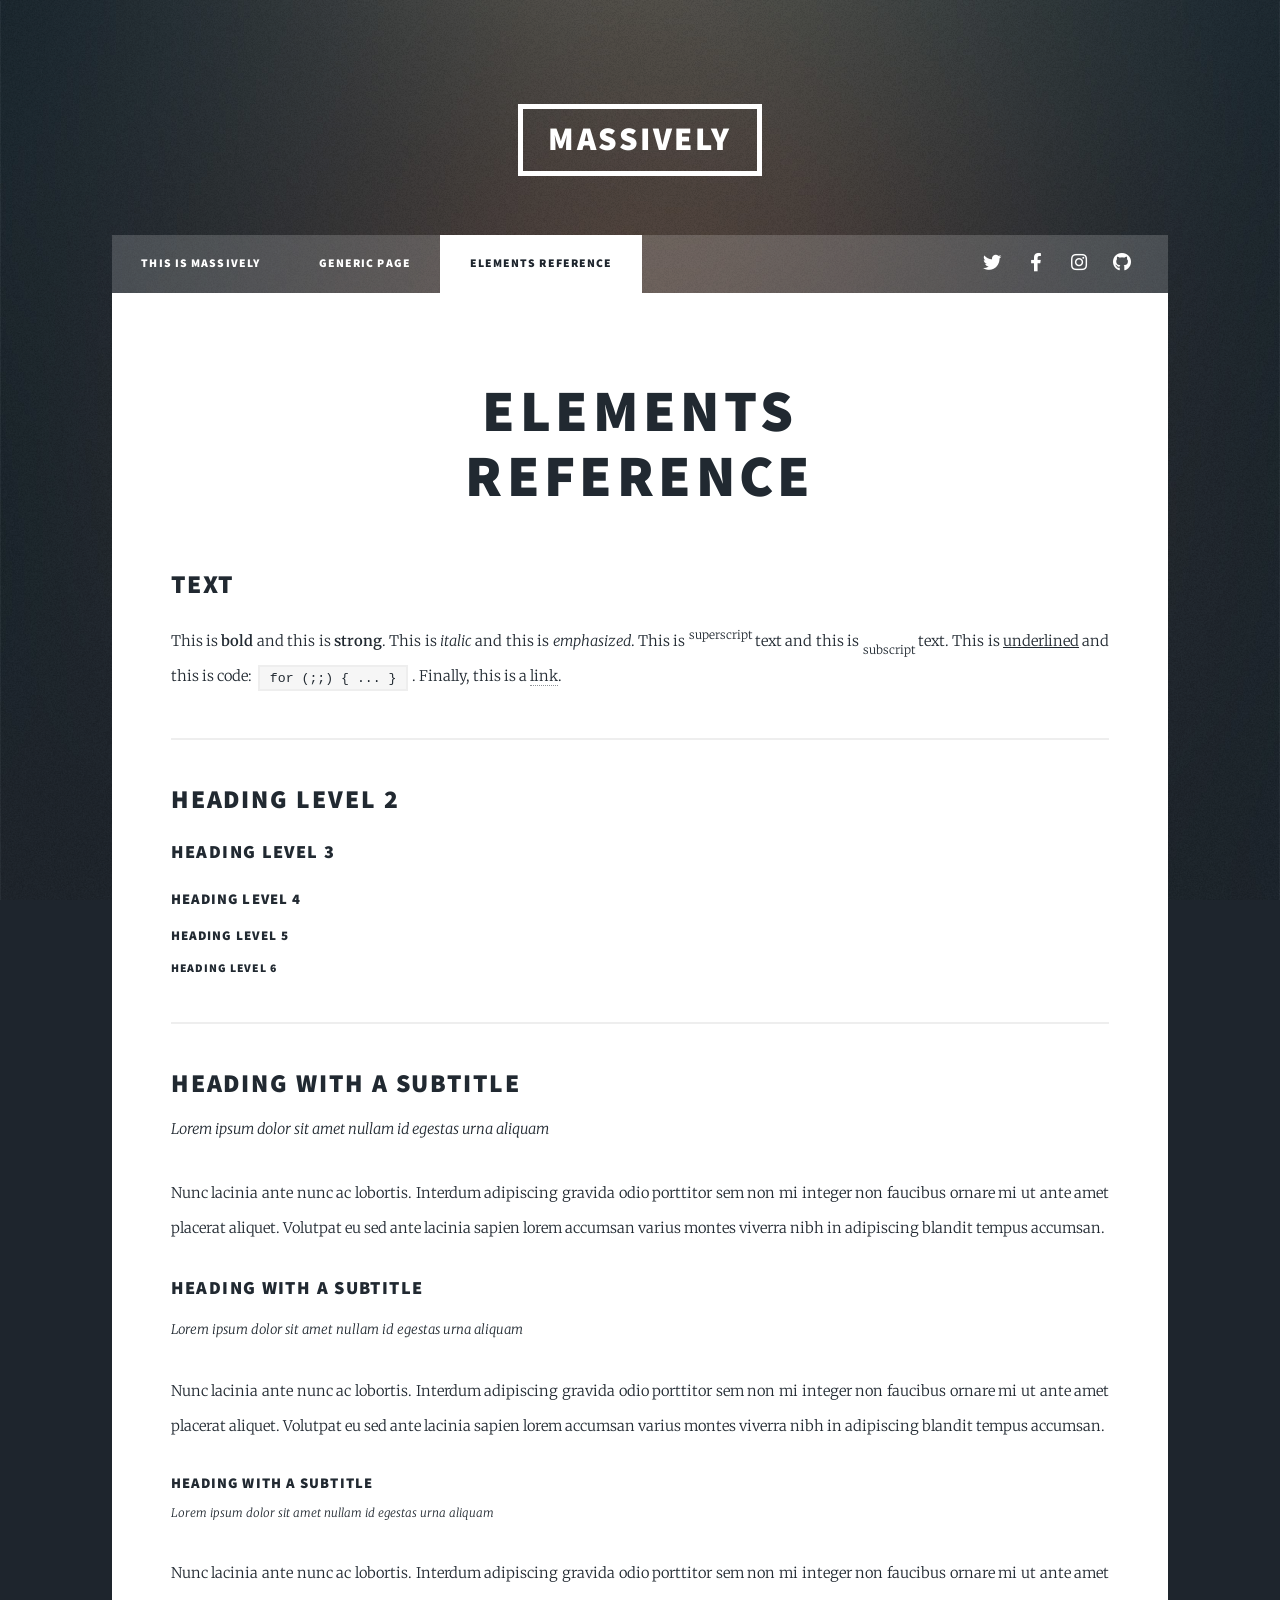
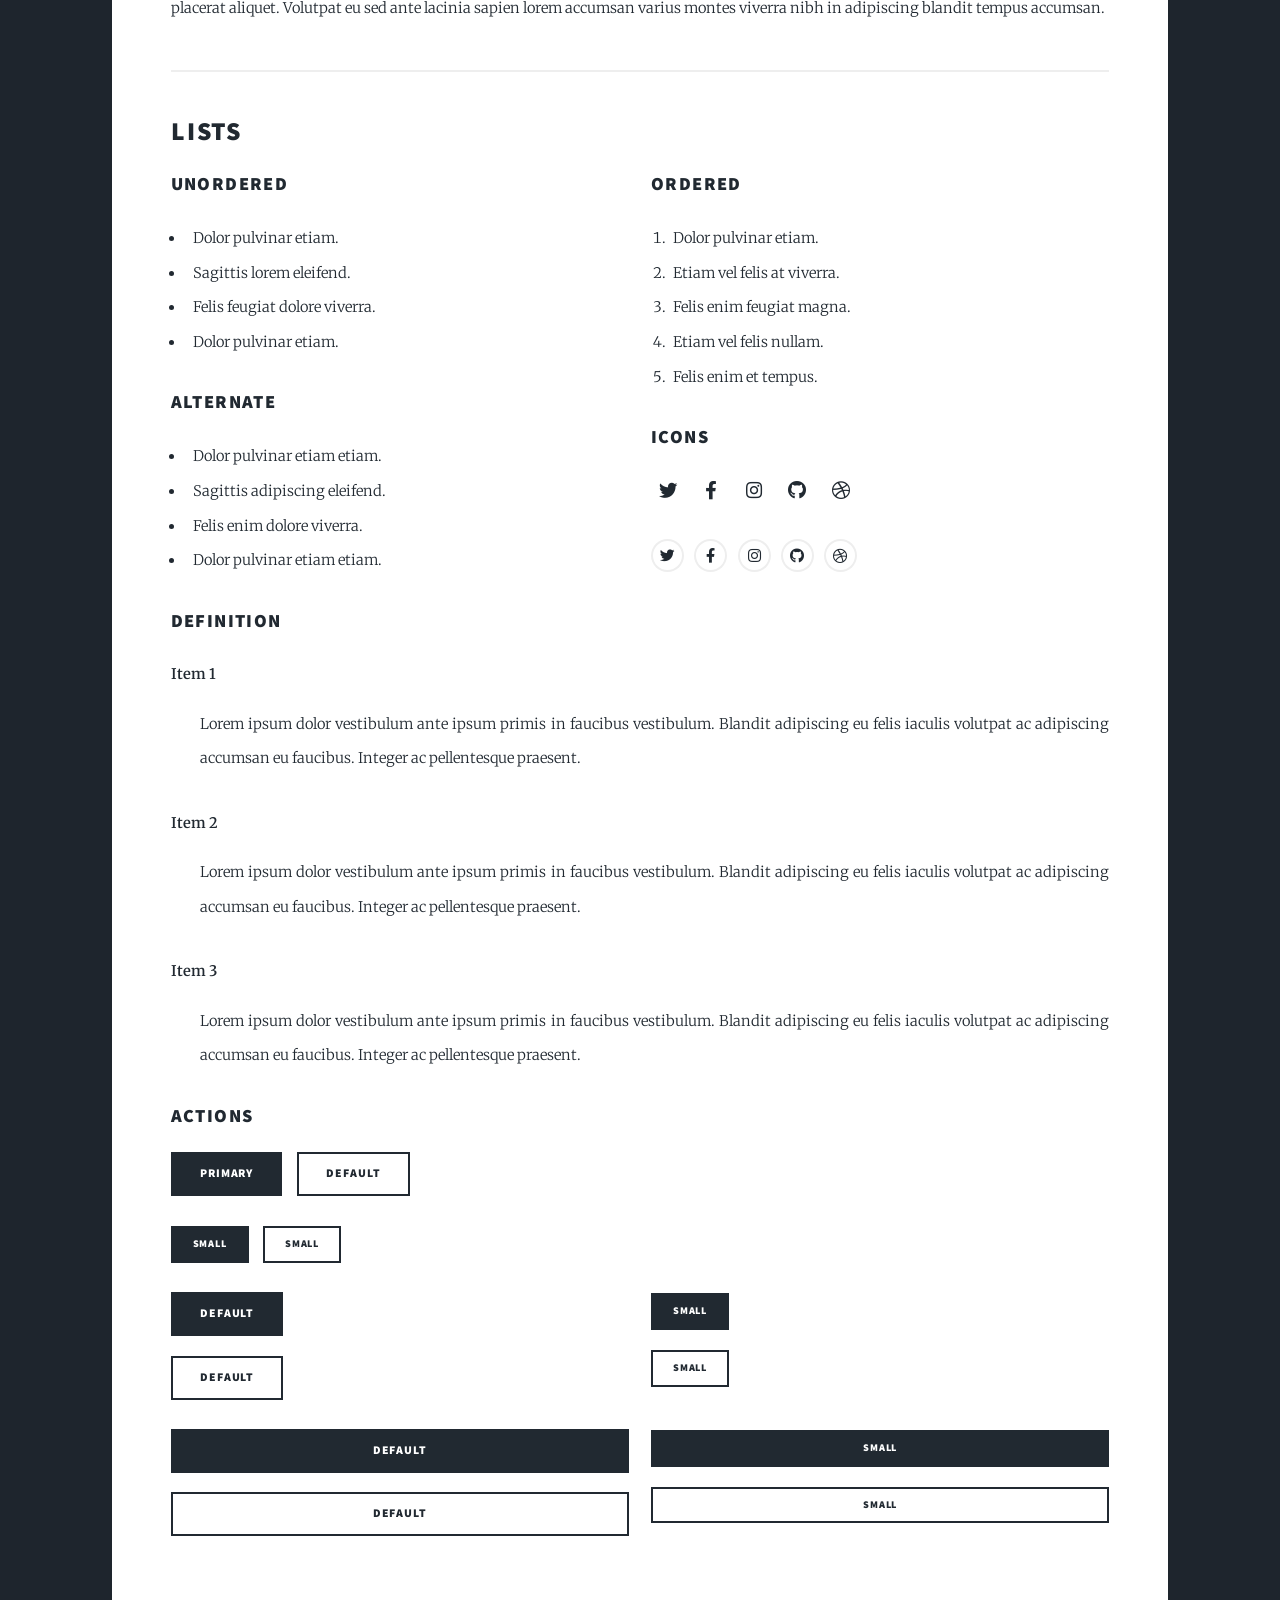
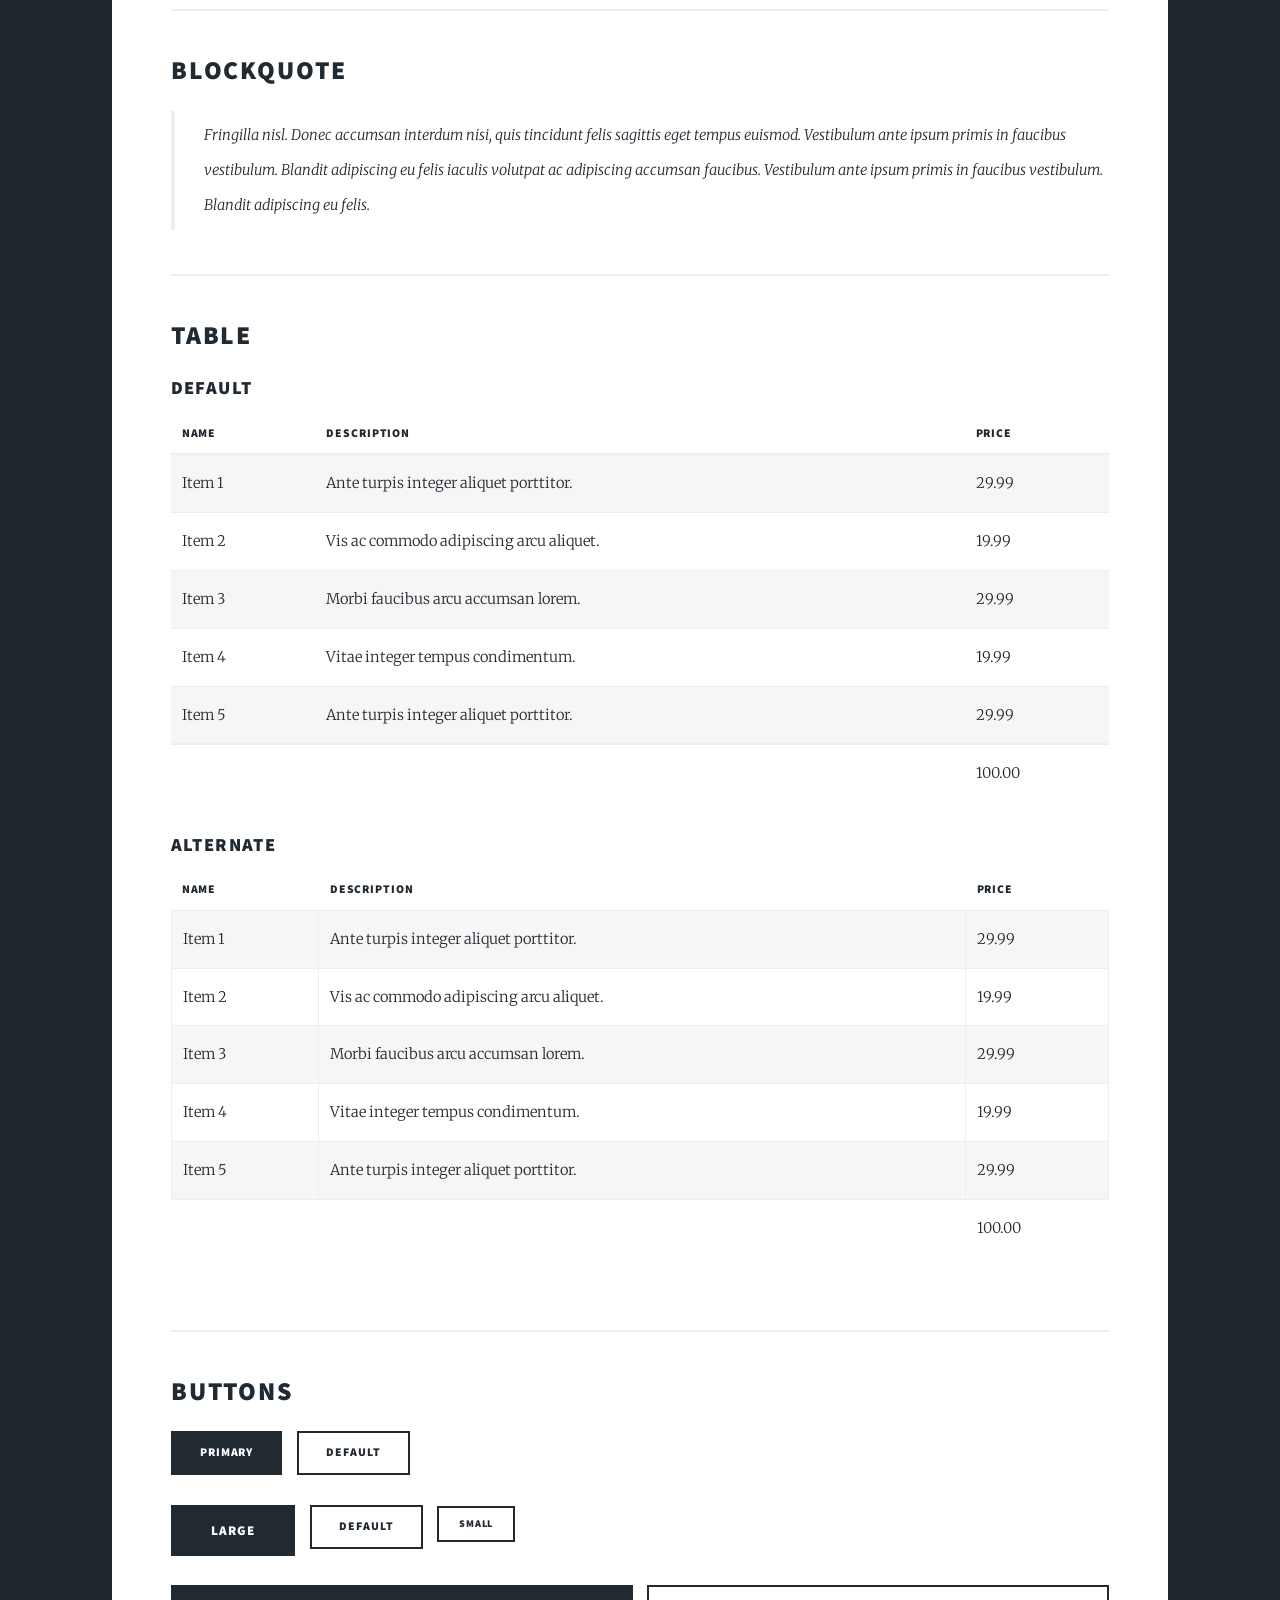
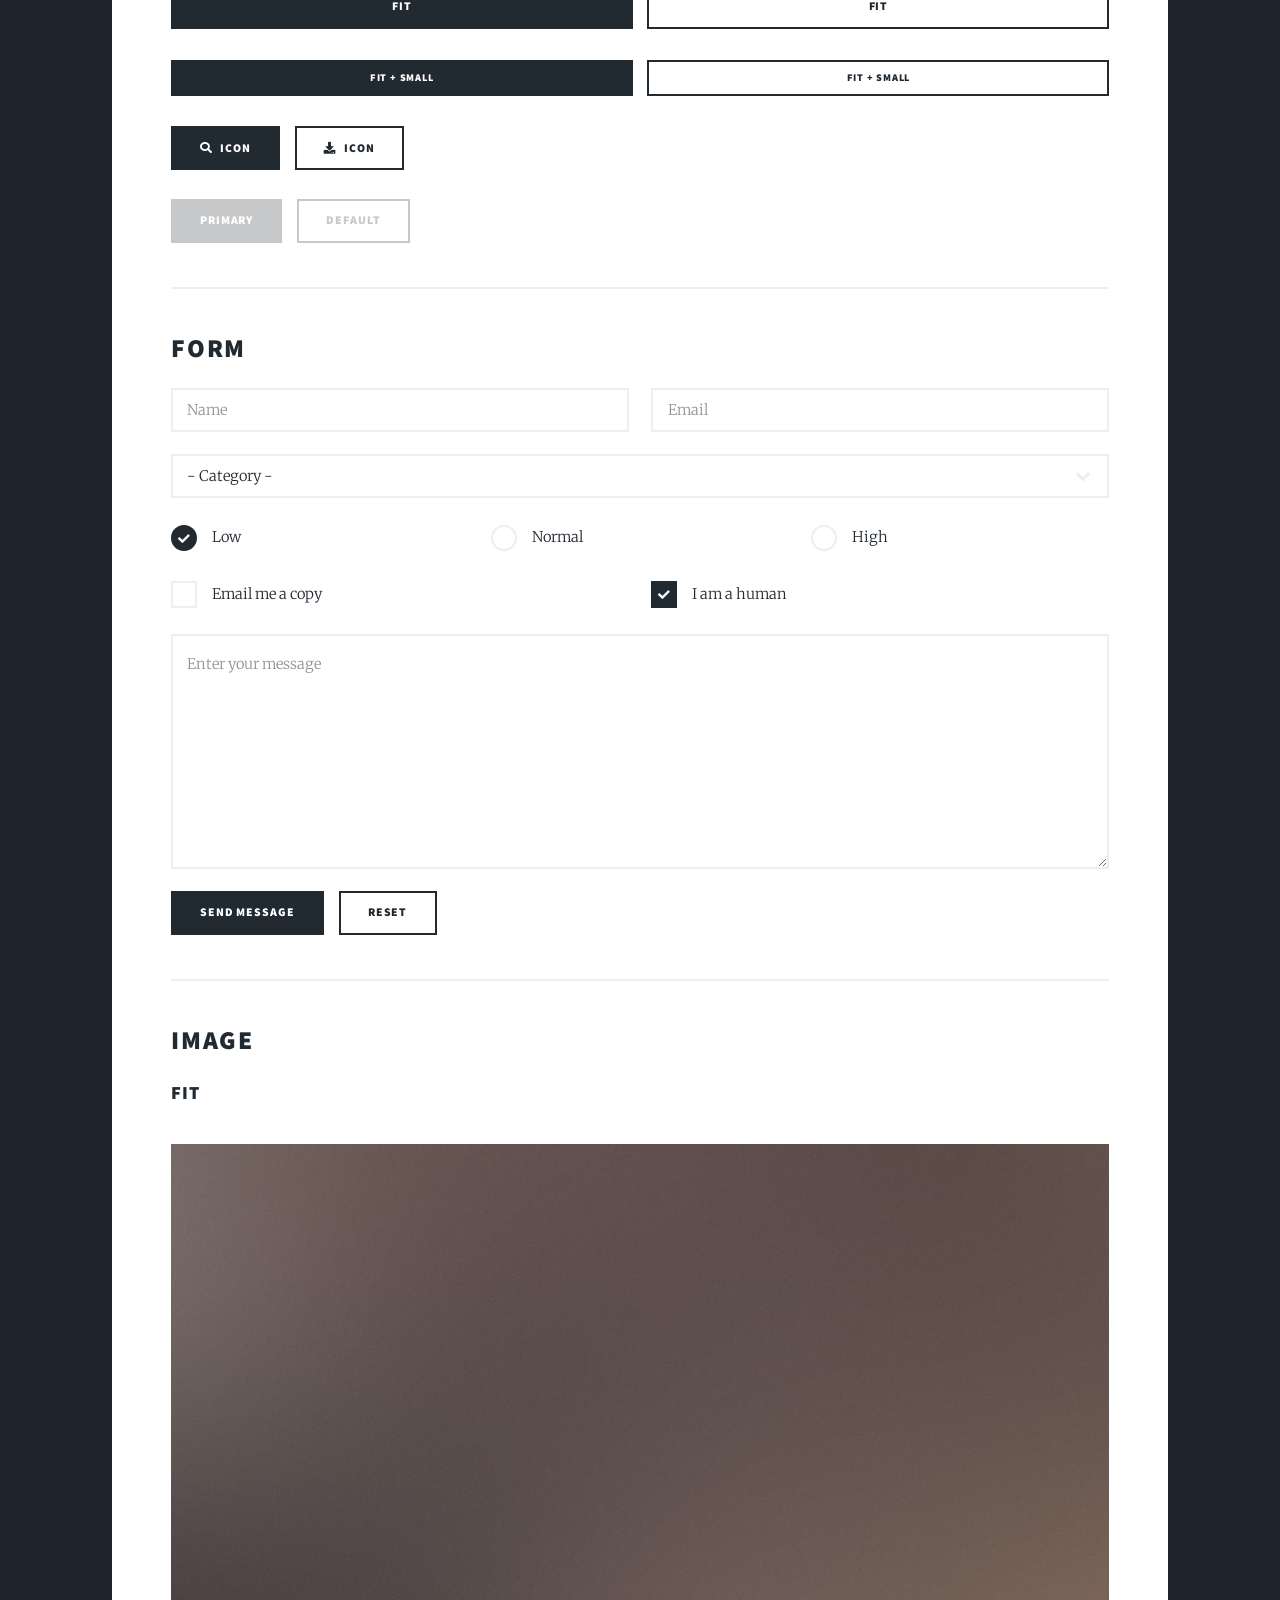
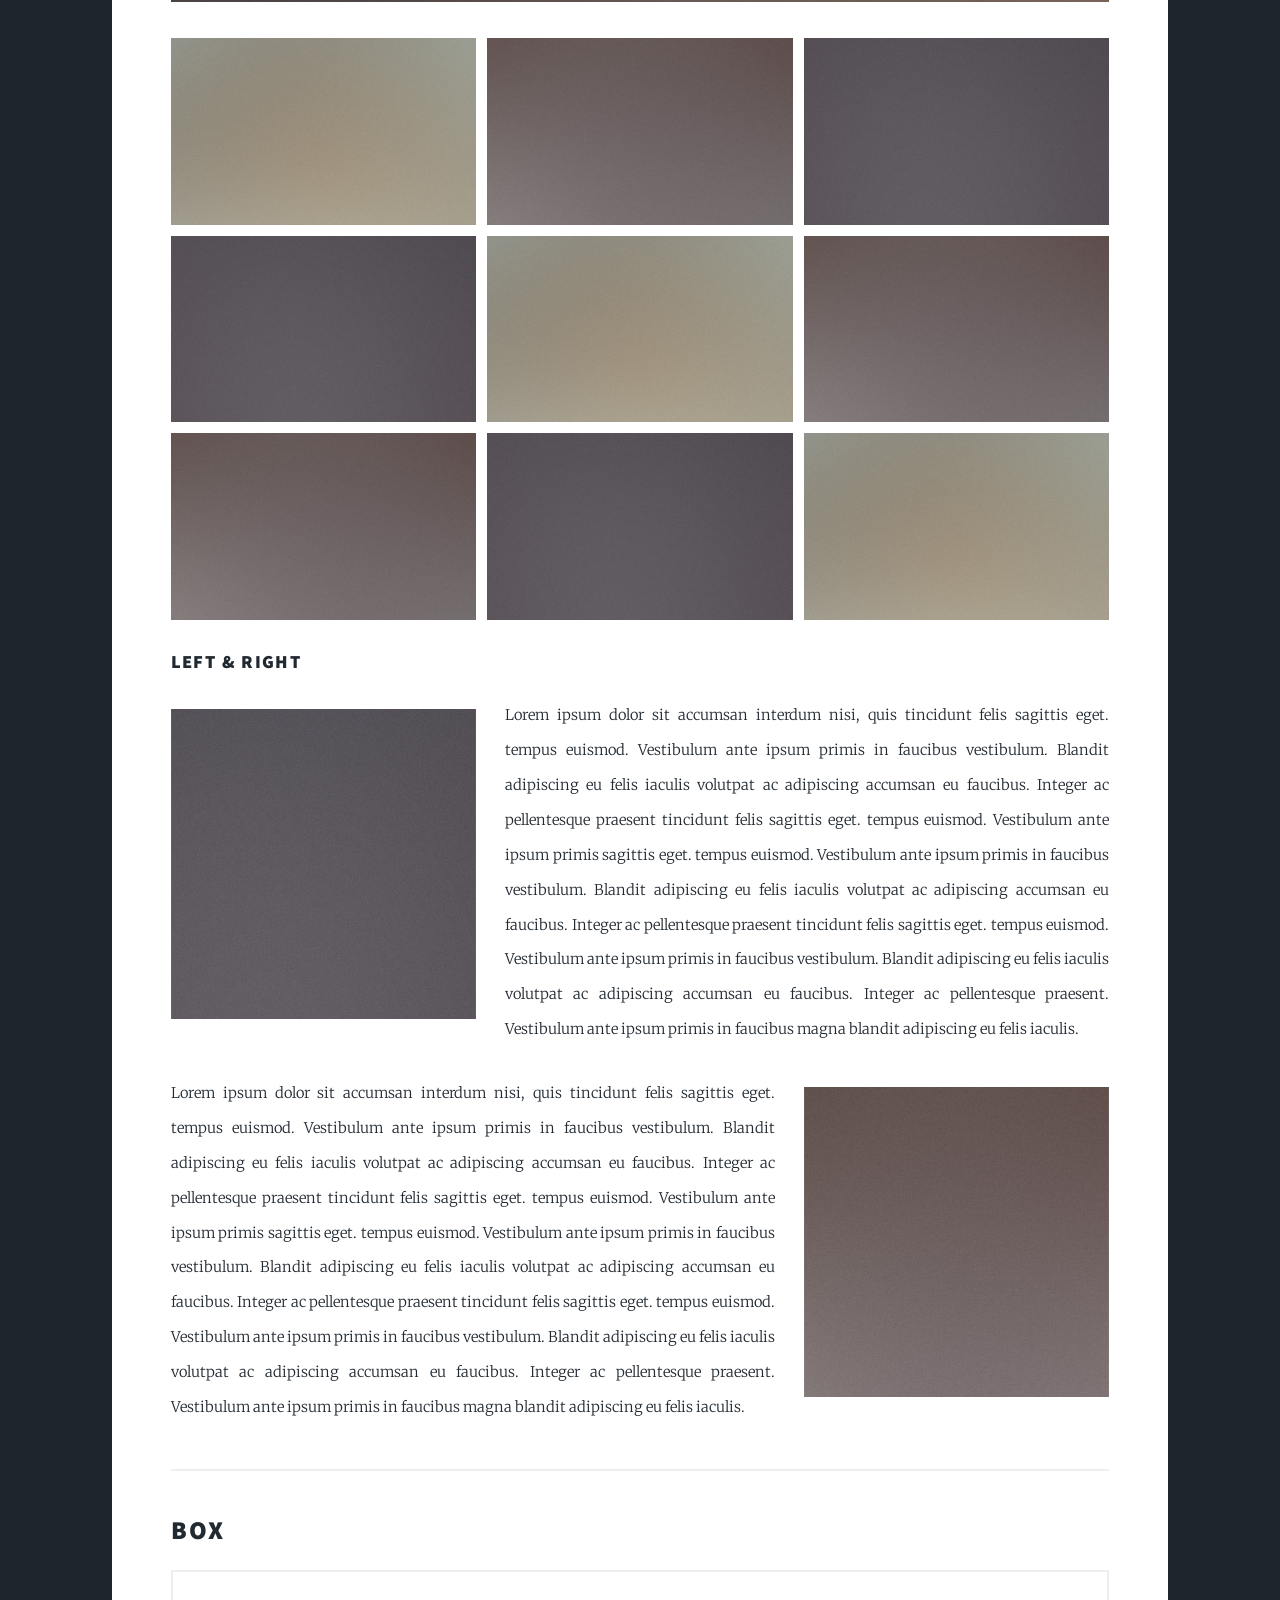
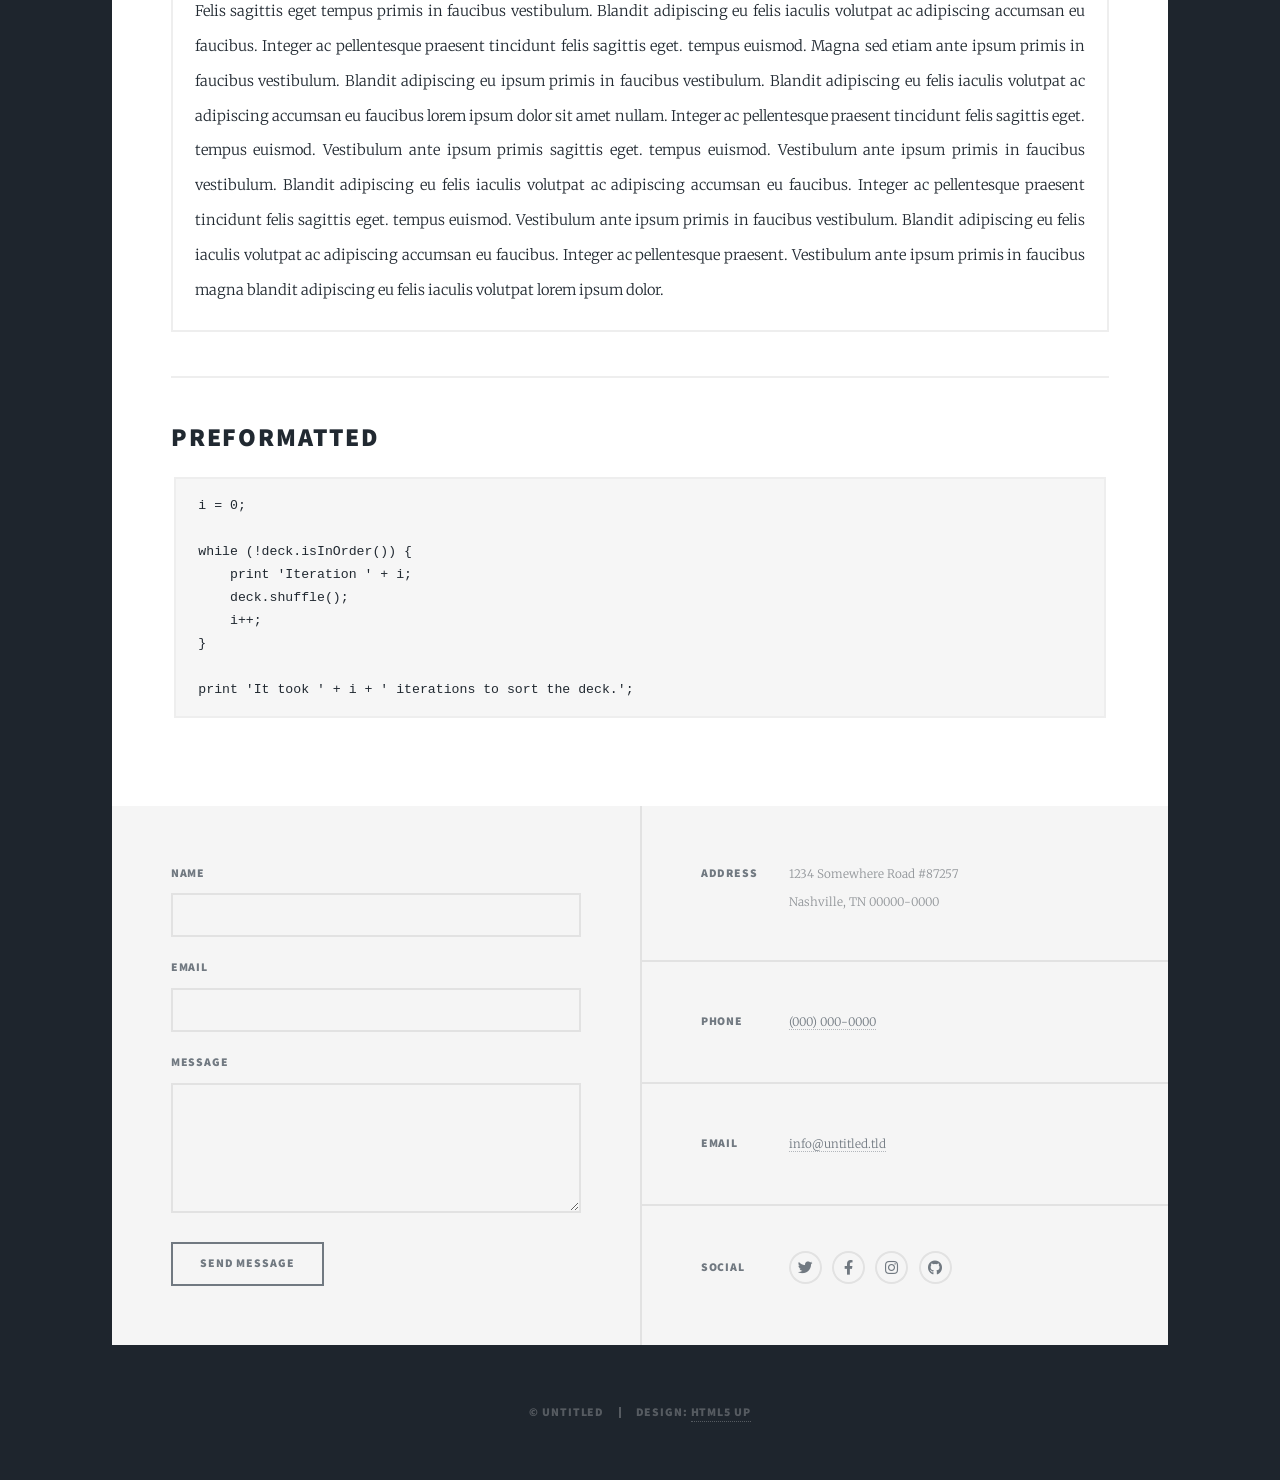
<file: elements.html>
<!DOCTYPE HTML>
<!--
	Massively by HTML5 UP
	html5up.net | @ajlkn
	Free for personal and commercial use under the CCA 3.0 license (html5up.net/license)
-->
<html>
	<head>
		<title>Elements Reference - Massively by HTML5 UP</title>
		<meta charset="utf-8" />
		<meta name="viewport" content="width=device-width, initial-scale=1, user-scalable=no" />
		<link rel="stylesheet" href="assets/css/main.css" />
		<noscript><link rel="stylesheet" href="assets/css/noscript.css" /></noscript>
	</head>
	<body class="is-preload">

		<!-- Wrapper -->
			<div id="wrapper">

				<!-- Header -->
					<header id="header">
						<a href="index.html" class="logo">Massively</a>
					</header>

				<!-- Nav -->
					<nav id="nav">
						<ul class="links">
							<li><a href="index.html">This is Massively</a></li>
							<li><a href="generic.html">Generic Page</a></li>
							<li class="active"><a href="elements.html">Elements Reference</a></li>
						</ul>
						<ul class="icons">
							<li><a href="#" class="icon brands fa-twitter"><span class="label">Twitter</span></a></li>
							<li><a href="#" class="icon brands fa-facebook-f"><span class="label">Facebook</span></a></li>
							<li><a href="#" class="icon brands fa-instagram"><span class="label">Instagram</span></a></li>
							<li><a href="#" class="icon brands fa-github"><span class="label">GitHub</span></a></li>
						</ul>
					</nav>

				<!-- Main -->
					<div id="main">

						<!-- Post -->
							<section class="post">
								<header class="major">
									<h1>Elements<br />
									Reference</h1>
								</header>

								<!-- Text stuff -->
									<h2>Text</h2>
									<p>This is <b>bold</b> and this is <strong>strong</strong>. This is <i>italic</i> and this is <em>emphasized</em>.
									This is <sup>superscript</sup> text and this is <sub>subscript</sub> text.
									This is <u>underlined</u> and this is code: <code>for (;;) { ... }</code>.
									Finally, this is a <a href="#">link</a>.</p>
									<hr />
									<h2>Heading Level 2</h2>
									<h3>Heading Level 3</h3>
									<h4>Heading Level 4</h4>
									<h5>Heading Level 5</h5>
									<h6>Heading Level 6</h6>
									<hr />
									<header>
										<h2>Heading with a Subtitle</h2>
										<p>Lorem ipsum dolor sit amet nullam id egestas urna aliquam</p>
									</header>
									<p>Nunc lacinia ante nunc ac lobortis. Interdum adipiscing gravida odio porttitor sem non mi integer non faucibus ornare mi ut ante amet placerat aliquet. Volutpat eu sed ante lacinia sapien lorem accumsan varius montes viverra nibh in adipiscing blandit tempus accumsan.</p>
									<header>
										<h3>Heading with a Subtitle</h3>
										<p>Lorem ipsum dolor sit amet nullam id egestas urna aliquam</p>
									</header>
									<p>Nunc lacinia ante nunc ac lobortis. Interdum adipiscing gravida odio porttitor sem non mi integer non faucibus ornare mi ut ante amet placerat aliquet. Volutpat eu sed ante lacinia sapien lorem accumsan varius montes viverra nibh in adipiscing blandit tempus accumsan.</p>
									<header>
										<h4>Heading with a Subtitle</h4>
										<p>Lorem ipsum dolor sit amet nullam id egestas urna aliquam</p>
									</header>
									<p>Nunc lacinia ante nunc ac lobortis. Interdum adipiscing gravida odio porttitor sem non mi integer non faucibus ornare mi ut ante amet placerat aliquet. Volutpat eu sed ante lacinia sapien lorem accumsan varius montes viverra nibh in adipiscing blandit tempus accumsan.</p>

									<hr />

								<!-- Lists -->
									<h2>Lists</h2>
									<div class="row">
										<div class="col-6 col-12-small">

											<h3>Unordered</h3>
											<ul>
												<li>Dolor pulvinar etiam.</li>
												<li>Sagittis lorem eleifend.</li>
												<li>Felis feugiat dolore viverra.</li>
												<li>Dolor pulvinar etiam.</li>
											</ul>

											<h3>Alternate</h3>
											<ul class="alt">
												<li>Dolor pulvinar etiam etiam.</li>
												<li>Sagittis adipiscing eleifend.</li>
												<li>Felis enim dolore viverra.</li>
												<li>Dolor pulvinar etiam etiam.</li>
											</ul>

										</div>
										<div class="col-6 col-12-small">

											<h3>Ordered</h3>
											<ol>
												<li>Dolor pulvinar etiam.</li>
												<li>Etiam vel felis at viverra.</li>
												<li>Felis enim feugiat magna.</li>
												<li>Etiam vel felis nullam.</li>
												<li>Felis enim et tempus.</li>
											</ol>

											<h3>Icons</h3>
											<ul class="icons">
												<li><a href="#" class="icon brands fa-twitter"><span class="label">Twitter</span></a></li>
												<li><a href="#" class="icon brands fa-facebook-f"><span class="label">Facebook</span></a></li>
												<li><a href="#" class="icon brands fa-instagram"><span class="label">Instagram</span></a></li>
												<li><a href="#" class="icon brands fa-github"><span class="label">Github</span></a></li>
												<li><a href="#" class="icon brands fa-dribbble"><span class="label">Dribbble</span></a></li>
											</ul>
											<ul class="icons alt">
												<li><a href="#" class="icon brands alt fa-twitter"><span class="label">Twitter</span></a></li>
												<li><a href="#" class="icon brands alt fa-facebook-f"><span class="label">Facebook</span></a></li>
												<li><a href="#" class="icon brands alt fa-instagram"><span class="label">Instagram</span></a></li>
												<li><a href="#" class="icon brands alt fa-github"><span class="label">Github</span></a></li>
												<li><a href="#" class="icon brands alt fa-dribbble"><span class="label">Dribbble</span></a></li>
											</ul>

										</div>
									</div>
									<h3>Definition</h3>
									<dl>
										<dt>Item 1</dt>
										<dd>
											<p>Lorem ipsum dolor vestibulum ante ipsum primis in faucibus vestibulum. Blandit adipiscing eu felis iaculis volutpat ac adipiscing accumsan eu faucibus. Integer ac pellentesque praesent.</p>
										</dd>
										<dt>Item 2</dt>
										<dd>
											<p>Lorem ipsum dolor vestibulum ante ipsum primis in faucibus vestibulum. Blandit adipiscing eu felis iaculis volutpat ac adipiscing accumsan eu faucibus. Integer ac pellentesque praesent.</p>
										</dd>
										<dt>Item 3</dt>
										<dd>
											<p>Lorem ipsum dolor vestibulum ante ipsum primis in faucibus vestibulum. Blandit adipiscing eu felis iaculis volutpat ac adipiscing accumsan eu faucibus. Integer ac pellentesque praesent.</p>
										</dd>
									</dl>

									<h3>Actions</h3>
									<ul class="actions">
										<li><a href="#" class="button primary">Primary</a></li>
										<li><a href="#" class="button">Default</a></li>
									</ul>
									<ul class="actions small">
										<li><a href="#" class="button primary small">Small</a></li>
										<li><a href="#" class="button small">Small</a></li>
									</ul>
									<div class="row">
										<div class="col-6 col-12-small">
											<ul class="actions stacked">
												<li><a href="#" class="button primary">Default</a></li>
												<li><a href="#" class="button">Default</a></li>
											</ul>
										</div>
										<div class="col-6 col-12-small">
											<ul class="actions stacked">
												<li><a href="#" class="button primary small">Small</a></li>
												<li><a href="#" class="button small">Small</a></li>
											</ul>
										</div>
									</div>
									<div class="row">
										<div class="col-6 col-12-small">
											<ul class="actions stacked">
												<li><a href="#" class="button primary fit">Default</a></li>
												<li><a href="#" class="button fit">Default</a></li>
											</ul>
										</div>
										<div class="col-6 col-12-small">
											<ul class="actions stacked">
												<li><a href="#" class="button primary small fit">Small</a></li>
												<li><a href="#" class="button small fit">Small</a></li>
											</ul>
										</div>
									</div>

									<hr />

								<!-- Blockquote -->
									<h2>Blockquote</h2>
									<blockquote>Fringilla nisl. Donec accumsan interdum nisi, quis tincidunt felis sagittis eget tempus euismod. Vestibulum ante ipsum primis in faucibus vestibulum. Blandit adipiscing eu felis iaculis volutpat ac adipiscing accumsan faucibus. Vestibulum ante ipsum primis in faucibus vestibulum. Blandit adipiscing eu felis.</blockquote>

									<hr />

								<!-- Table -->
									<h2>Table</h2>

									<h3>Default</h3>
									<div class="table-wrapper">
										<table>
											<thead>
												<tr>
													<th>Name</th>
													<th>Description</th>
													<th>Price</th>
												</tr>
											</thead>
											<tbody>
												<tr>
													<td>Item 1</td>
													<td>Ante turpis integer aliquet porttitor.</td>
													<td>29.99</td>
												</tr>
												<tr>
													<td>Item 2</td>
													<td>Vis ac commodo adipiscing arcu aliquet.</td>
													<td>19.99</td>
												</tr>
												<tr>
													<td>Item 3</td>
													<td> Morbi faucibus arcu accumsan lorem.</td>
													<td>29.99</td>
												</tr>
												<tr>
													<td>Item 4</td>
													<td>Vitae integer tempus condimentum.</td>
													<td>19.99</td>
												</tr>
												<tr>
													<td>Item 5</td>
													<td>Ante turpis integer aliquet porttitor.</td>
													<td>29.99</td>
												</tr>
											</tbody>
											<tfoot>
												<tr>
													<td colspan="2"></td>
													<td>100.00</td>
												</tr>
											</tfoot>
										</table>
									</div>

									<h3>Alternate</h3>
									<div class="table-wrapper">
										<table class="alt">
											<thead>
												<tr>
													<th>Name</th>
													<th>Description</th>
													<th>Price</th>
												</tr>
											</thead>
											<tbody>
												<tr>
													<td>Item 1</td>
													<td>Ante turpis integer aliquet porttitor.</td>
													<td>29.99</td>
												</tr>
												<tr>
													<td>Item 2</td>
													<td>Vis ac commodo adipiscing arcu aliquet.</td>
													<td>19.99</td>
												</tr>
												<tr>
													<td>Item 3</td>
													<td> Morbi faucibus arcu accumsan lorem.</td>
													<td>29.99</td>
												</tr>
												<tr>
													<td>Item 4</td>
													<td>Vitae integer tempus condimentum.</td>
													<td>19.99</td>
												</tr>
												<tr>
													<td>Item 5</td>
													<td>Ante turpis integer aliquet porttitor.</td>
													<td>29.99</td>
												</tr>
											</tbody>
											<tfoot>
												<tr>
													<td colspan="2"></td>
													<td>100.00</td>
												</tr>
											</tfoot>
										</table>
									</div>

									<hr />

								<!-- Buttons -->
									<h2>Buttons</h2>
									<ul class="actions">
										<li><a href="#" class="button primary">Primary</a></li>
										<li><a href="#" class="button">Default</a></li>
									</ul>
									<ul class="actions">
										<li><a href="#" class="button primary large">Large</a></li>
										<li><a href="#" class="button">Default</a></li>
										<li><a href="#" class="button small">Small</a></li>
									</ul>
									<ul class="actions fit">
										<li><a href="#" class="button primary fit">Fit</a></li>
										<li><a href="#" class="button fit">Fit</a></li>
									</ul>
									<ul class="actions fit small">
										<li><a href="#" class="button primary fit small">Fit + Small</a></li>
										<li><a href="#" class="button fit small">Fit + Small</a></li>
									</ul>
									<ul class="actions">
										<li><a href="#" class="button primary icon solid fa-search">Icon</a></li>
										<li><a href="#" class="button icon solid fa-download">Icon</a></li>
									</ul>
									<ul class="actions">
										<li><span class="button primary disabled">Primary</span></li>
										<li><span class="button disabled">Default</span></li>
									</ul>

									<hr />

								<!-- Form -->
									<h2>Form</h2>

									<form method="post" action="#">
										<div class="row gtr-uniform">
											<div class="col-6 col-12-xsmall">
												<input type="text" name="demo-name" id="demo-name" value="" placeholder="Name" />
											</div>
											<div class="col-6 col-12-xsmall">
												<input type="email" name="demo-email" id="demo-email" value="" placeholder="Email" />
											</div>
											<!-- Break -->
											<div class="col-12">
												<select name="demo-category" id="demo-category">
													<option value="">- Category -</option>
													<option value="1">Manufacturing</option>
													<option value="1">Shipping</option>
													<option value="1">Administration</option>
													<option value="1">Human Resources</option>
												</select>
											</div>
											<!-- Break -->
											<div class="col-4 col-12-small">
												<input type="radio" id="demo-priority-low" name="demo-priority" checked>
												<label for="demo-priority-low">Low</label>
											</div>
											<div class="col-4 col-12-small">
												<input type="radio" id="demo-priority-normal" name="demo-priority">
												<label for="demo-priority-normal">Normal</label>
											</div>
											<div class="col-4 col-12-small">
												<input type="radio" id="demo-priority-high" name="demo-priority">
												<label for="demo-priority-high">High</label>
											</div>
											<!-- Break -->
											<div class="col-6 col-12-small">
												<input type="checkbox" id="demo-copy" name="demo-copy">
												<label for="demo-copy">Email me a copy</label>
											</div>
											<div class="col-6 col-12-small">
												<input type="checkbox" id="demo-human" name="demo-human" checked>
												<label for="demo-human">I am a human</label>
											</div>
											<!-- Break -->
											<div class="col-12">
												<textarea name="demo-message" id="demo-message" placeholder="Enter your message" rows="6"></textarea>
											</div>
											<!-- Break -->
											<div class="col-12">
												<ul class="actions">
													<li><input type="submit" value="Send Message" class="primary" /></li>
													<li><input type="reset" value="Reset" /></li>
												</ul>
											</div>
										</div>
									</form>

									<hr />

								<!-- Image -->
									<h2>Image</h2>

									<h3>Fit</h3>
									<span class="image fit"><img src="images/pic01.jpg" alt="" /></span>
									<div class="box alt">
										<div class="row gtr-50 gtr-uniform">
											<div class="col-4"><span class="image fit"><img src="images/pic02.jpg" alt="" /></span></div>
											<div class="col-4"><span class="image fit"><img src="images/pic03.jpg" alt="" /></span></div>
											<div class="col-4"><span class="image fit"><img src="images/pic04.jpg" alt="" /></span></div>
											<!-- Break -->
											<div class="col-4"><span class="image fit"><img src="images/pic04.jpg" alt="" /></span></div>
											<div class="col-4"><span class="image fit"><img src="images/pic02.jpg" alt="" /></span></div>
											<div class="col-4"><span class="image fit"><img src="images/pic03.jpg" alt="" /></span></div>
											<!-- Break -->
											<div class="col-4"><span class="image fit"><img src="images/pic03.jpg" alt="" /></span></div>
											<div class="col-4"><span class="image fit"><img src="images/pic04.jpg" alt="" /></span></div>
											<div class="col-4"><span class="image fit"><img src="images/pic02.jpg" alt="" /></span></div>
										</div>
									</div>

									<h3>Left &amp; Right</h3>
									<p><span class="image left"><img src="images/pic08.jpg" alt="" /></span>Lorem ipsum dolor sit accumsan interdum nisi, quis tincidunt felis sagittis eget. tempus euismod. Vestibulum ante ipsum primis in faucibus vestibulum. Blandit adipiscing eu felis iaculis volutpat ac adipiscing accumsan eu faucibus. Integer ac pellentesque praesent tincidunt felis sagittis eget. tempus euismod. Vestibulum ante ipsum primis sagittis eget. tempus euismod. Vestibulum ante ipsum primis in faucibus vestibulum. Blandit adipiscing eu felis iaculis volutpat ac adipiscing accumsan eu faucibus. Integer ac pellentesque praesent tincidunt felis sagittis eget. tempus euismod. Vestibulum ante ipsum primis in faucibus vestibulum. Blandit adipiscing eu felis iaculis volutpat ac adipiscing accumsan eu faucibus. Integer ac pellentesque praesent. Vestibulum ante ipsum primis in faucibus magna blandit adipiscing eu felis iaculis.</p>
									<p><span class="image right"><img src="images/pic09.jpg" alt="" /></span>Lorem ipsum dolor sit accumsan interdum nisi, quis tincidunt felis sagittis eget. tempus euismod. Vestibulum ante ipsum primis in faucibus vestibulum. Blandit adipiscing eu felis iaculis volutpat ac adipiscing accumsan eu faucibus. Integer ac pellentesque praesent tincidunt felis sagittis eget. tempus euismod. Vestibulum ante ipsum primis sagittis eget. tempus euismod. Vestibulum ante ipsum primis in faucibus vestibulum. Blandit adipiscing eu felis iaculis volutpat ac adipiscing accumsan eu faucibus. Integer ac pellentesque praesent tincidunt felis sagittis eget. tempus euismod. Vestibulum ante ipsum primis in faucibus vestibulum. Blandit adipiscing eu felis iaculis volutpat ac adipiscing accumsan eu faucibus. Integer ac pellentesque praesent. Vestibulum ante ipsum primis in faucibus magna blandit adipiscing eu felis iaculis.</p>

									<hr />

								<!-- Box -->
									<h2>Box</h2>
									<div class="box">
										<p>Felis sagittis eget tempus primis in faucibus vestibulum. Blandit adipiscing eu felis iaculis volutpat ac adipiscing accumsan eu faucibus. Integer ac pellentesque praesent tincidunt felis sagittis eget. tempus euismod. Magna sed etiam ante ipsum primis in faucibus vestibulum. Blandit adipiscing eu ipsum primis in faucibus vestibulum. Blandit adipiscing eu felis iaculis volutpat ac adipiscing accumsan eu faucibus lorem ipsum dolor sit amet nullam. Integer ac pellentesque praesent tincidunt felis sagittis eget. tempus euismod. Vestibulum ante ipsum primis sagittis eget. tempus euismod. Vestibulum ante ipsum primis in faucibus vestibulum. Blandit adipiscing eu felis iaculis volutpat ac adipiscing accumsan eu faucibus. Integer ac pellentesque praesent tincidunt felis sagittis eget. tempus euismod. Vestibulum ante ipsum primis in faucibus vestibulum. Blandit adipiscing eu felis iaculis volutpat ac adipiscing accumsan eu faucibus. Integer ac pellentesque praesent. Vestibulum ante ipsum primis in faucibus magna blandit adipiscing eu felis iaculis volutpat lorem ipsum dolor.</p>
									</div>

									<hr />

								<!-- Preformatted Code -->
									<h2>Preformatted</h2>
									<pre><code>i = 0;

while (!deck.isInOrder()) {
    print 'Iteration ' + i;
    deck.shuffle();
    i++;
}

print 'It took ' + i + ' iterations to sort the deck.';
</code></pre>

							</section>

					</div>

				<!-- Footer -->
					<footer id="footer">
						<section>
							<form method="post" action="#">
								<div class="fields">
									<div class="field">
										<label for="name">Name</label>
										<input type="text" name="name" id="name" />
									</div>
									<div class="field">
										<label for="email">Email</label>
										<input type="text" name="email" id="email" />
									</div>
									<div class="field">
										<label for="message">Message</label>
										<textarea name="message" id="message" rows="3"></textarea>
									</div>
								</div>
								<ul class="actions">
									<li><input type="submit" value="Send Message" /></li>
								</ul>
							</form>
						</section>
						<section class="split contact">
							<section class="alt">
								<h3>Address</h3>
								<p>1234 Somewhere Road #87257<br />
								Nashville, TN 00000-0000</p>
							</section>
							<section>
								<h3>Phone</h3>
								<p><a href="#">(000) 000-0000</a></p>
							</section>
							<section>
								<h3>Email</h3>
								<p><a href="#">info@untitled.tld</a></p>
							</section>
							<section>
								<h3>Social</h3>
								<ul class="icons alt">
									<li><a href="#" class="icon brands alt fa-twitter"><span class="label">Twitter</span></a></li>
									<li><a href="#" class="icon brands alt fa-facebook-f"><span class="label">Facebook</span></a></li>
									<li><a href="#" class="icon brands alt fa-instagram"><span class="label">Instagram</span></a></li>
									<li><a href="#" class="icon brands alt fa-github"><span class="label">GitHub</span></a></li>
								</ul>
							</section>
						</section>
					</footer>

				<!-- Copyright -->
					<div id="copyright">
						<ul><li>&copy; Untitled</li><li>Design: <a href="https://html5up.net">HTML5 UP</a></li></ul>
					</div>

			</div>

		<!-- Scripts -->
			<script src="assets/js/jquery.min.js"></script>
			<script src="assets/js/jquery.scrollex.min.js"></script>
			<script src="assets/js/jquery.scrolly.min.js"></script>
			<script src="assets/js/browser.min.js"></script>
			<script src="assets/js/breakpoints.min.js"></script>
			<script src="assets/js/util.js"></script>
			<script src="assets/js/main.js"></script>

	</body>
</html>
</file>
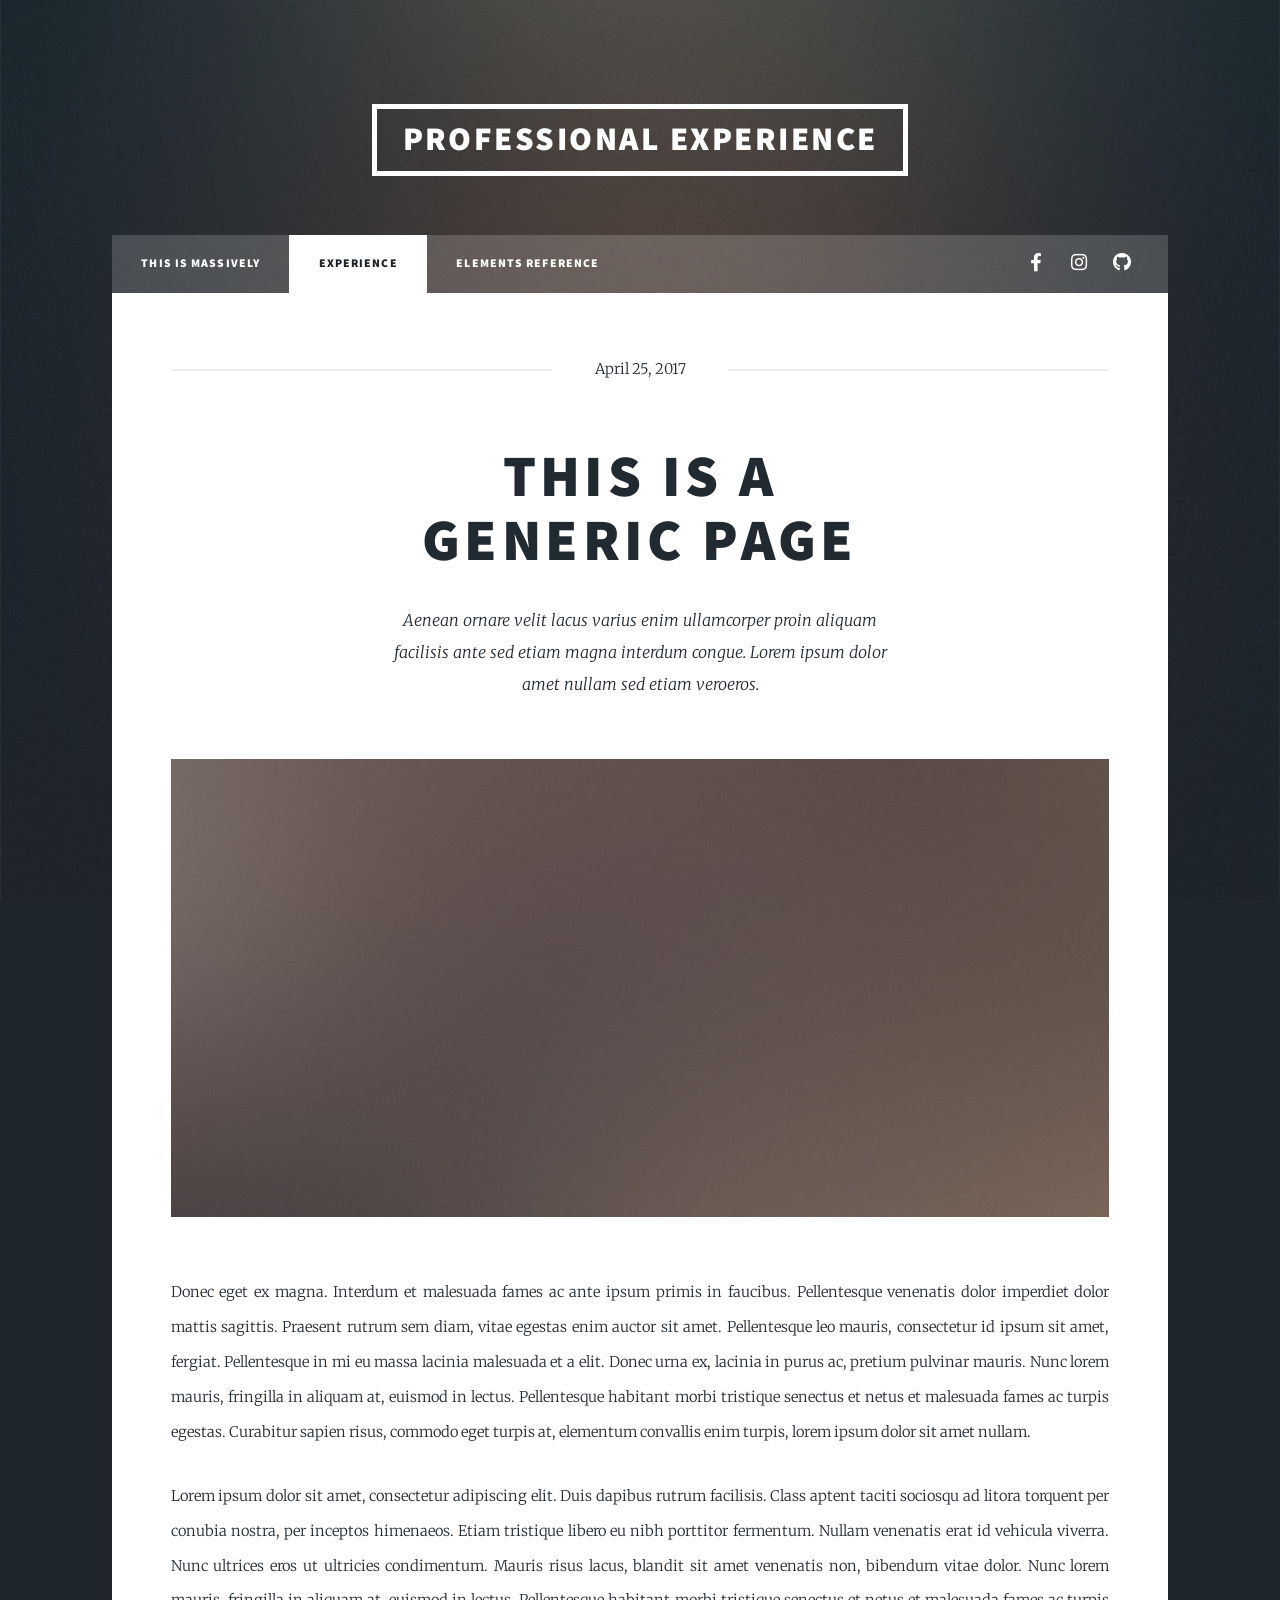
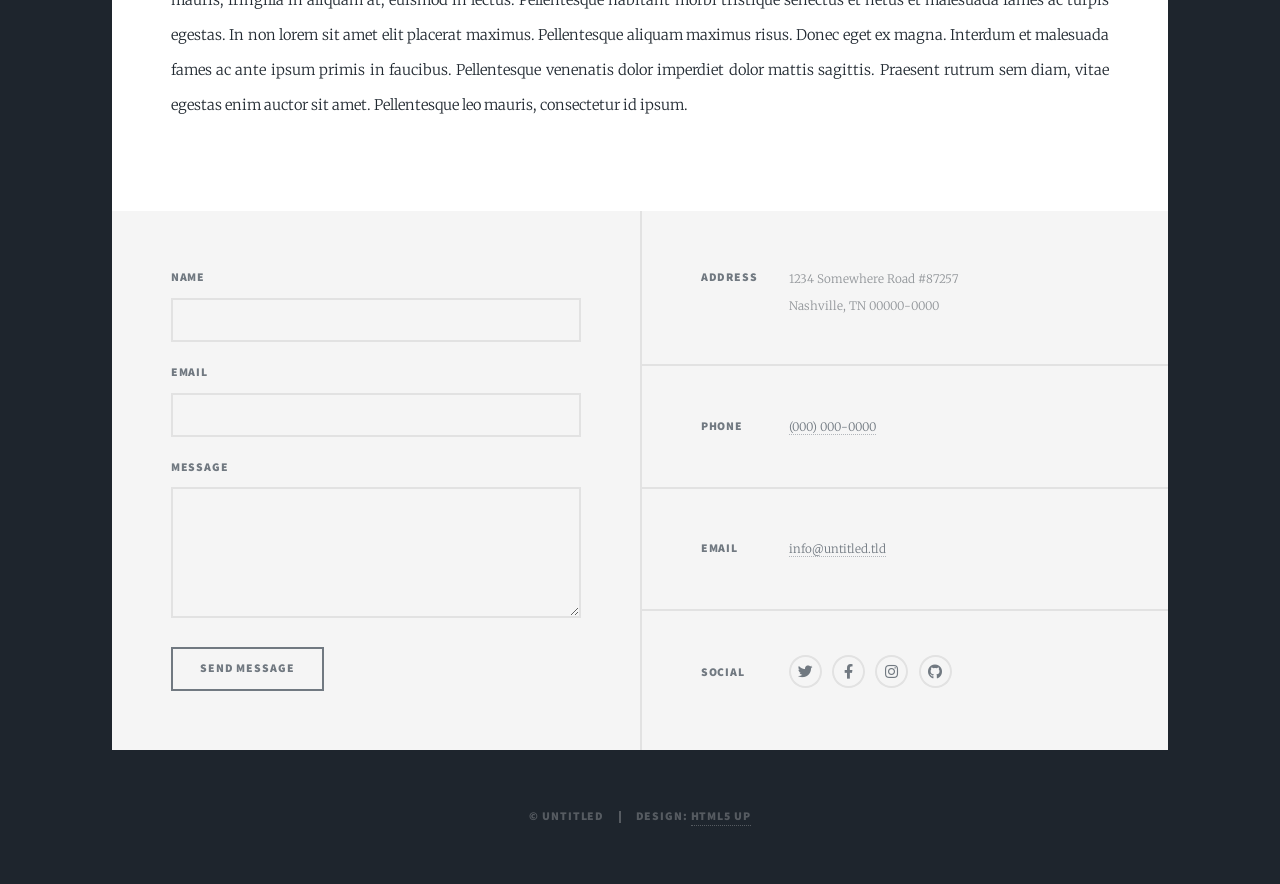
<file: generic.html>
<!DOCTYPE HTML>
<!--
	Massively by HTML5 UP
	html5up.net | @ajlkn
	Free for personal and commercial use under the CCA 3.0 license (html5up.net/license)
-->
<html>
	<head>
		<title>Generic Page - Massively by HTML5 UP</title>
		<meta charset="utf-8" />
		<meta name="viewport" content="width=device-width, initial-scale=1, user-scalable=no" />
		<link rel="stylesheet" href="assets/css/main.css" />
		<noscript><link rel="stylesheet" href="assets/css/noscript.css" /></noscript>
	</head>
	<body class="is-preload">

		<!-- Wrapper -->
			<div id="wrapper">

				<!-- Header -->
					<header id="header">
						<a href="index.html" class="logo">Professional Experience</a>
					</header>

				<!-- Nav -->
					<nav id="nav">
						<ul class="links">
							<li><a href="index.html">This is Massively</a></li>
							<li class="active"><a href="generic.html">Experience</a></li>
							<li><a href="elements.html">Elements Reference</a></li>
						</ul>
						<ul class="icons">
			
							<li><a href="#" class="icon brands fa-facebook-f"><span class="label">Facebook</span></a></li>
							<li><a href="#" class="icon brands fa-instagram"><span class="label">Instagram</span></a></li>
							<li><a href="#" class="icon brands fa-github"><span class="label">GitHub</span></a></li>
						</ul>
					</nav>

				<!-- Main -->
					<div id="main">

						<!-- Post -->
							<section class="post">
								<header class="major">
									<span class="date">April 25, 2017</span>
									<h1>This is a<br />
									Generic Page</h1>
									<p>Aenean ornare velit lacus varius enim ullamcorper proin aliquam<br />
									facilisis ante sed etiam magna interdum congue. Lorem ipsum dolor<br />
									amet nullam sed etiam veroeros.</p>
								</header>
								<div class="image main"><img src="images/pic01.jpg" alt="" /></div>
								<p>Donec eget ex magna. Interdum et malesuada fames ac ante ipsum primis in faucibus. Pellentesque venenatis dolor imperdiet dolor mattis sagittis. Praesent rutrum sem diam, vitae egestas enim auctor sit amet. Pellentesque leo mauris, consectetur id ipsum sit amet, fergiat. Pellentesque in mi eu massa lacinia malesuada et a elit. Donec urna ex, lacinia in purus ac, pretium pulvinar mauris. Nunc lorem mauris, fringilla in aliquam at, euismod in lectus. Pellentesque habitant morbi tristique senectus et netus et malesuada fames ac turpis egestas. Curabitur sapien risus, commodo eget turpis at, elementum convallis enim turpis, lorem ipsum dolor sit amet nullam.</p>
								<p>Lorem ipsum dolor sit amet, consectetur adipiscing elit. Duis dapibus rutrum facilisis. Class aptent taciti sociosqu ad litora torquent per conubia nostra, per inceptos himenaeos. Etiam tristique libero eu nibh porttitor fermentum. Nullam venenatis erat id vehicula viverra. Nunc ultrices eros ut ultricies condimentum. Mauris risus lacus, blandit sit amet venenatis non, bibendum vitae dolor. Nunc lorem mauris, fringilla in aliquam at, euismod in lectus. Pellentesque habitant morbi tristique senectus et netus et malesuada fames ac turpis egestas. In non lorem sit amet elit placerat maximus. Pellentesque aliquam maximus risus. Donec eget ex magna. Interdum et malesuada fames ac ante ipsum primis in faucibus. Pellentesque venenatis dolor imperdiet dolor mattis sagittis. Praesent rutrum sem diam, vitae egestas enim auctor sit amet. Pellentesque leo mauris, consectetur id ipsum.</p>
							</section>

					</div>

				<!-- Footer -->
					<footer id="footer">
						<section>
							<form method="post" action="#">
								<div class="fields">
									<div class="field">
										<label for="name">Name</label>
										<input type="text" name="name" id="name" />
									</div>
									<div class="field">
										<label for="email">Email</label>
										<input type="text" name="email" id="email" />
									</div>
									<div class="field">
										<label for="message">Message</label>
										<textarea name="message" id="message" rows="3"></textarea>
									</div>
								</div>
								<ul class="actions">
									<li><input type="submit" value="Send Message" /></li>
								</ul>
							</form>
						</section>
						<section class="split contact">
							<section class="alt">
								<h3>Address</h3>
								<p>1234 Somewhere Road #87257<br />
								Nashville, TN 00000-0000</p>
							</section>
							<section>
								<h3>Phone</h3>
								<p><a href="#">(000) 000-0000</a></p>
							</section>
							<section>
								<h3>Email</h3>
								<p><a href="#">info@untitled.tld</a></p>
							</section>
							<section>
								<h3>Social</h3>
								<ul class="icons alt">
									<li><a href="#" class="icon brands alt fa-twitter"><span class="label">Twitter</span></a></li>
									<li><a href="#" class="icon brands alt fa-facebook-f"><span class="label">Facebook</span></a></li>
									<li><a href="#" class="icon brands alt fa-instagram"><span class="label">Instagram</span></a></li>
									<li><a href="#" class="icon brands alt fa-github"><span class="label">GitHub</span></a></li>
								</ul>
							</section>
						</section>
					</footer>

				<!-- Copyright -->
					<div id="copyright">
						<ul><li>&copy; Untitled</li><li>Design: <a href="https://html5up.net">HTML5 UP</a></li></ul>
					</div>

			</div>

		<!-- Scripts -->
			<script src="assets/js/jquery.min.js"></script>
			<script src="assets/js/jquery.scrollex.min.js"></script>
			<script src="assets/js/jquery.scrolly.min.js"></script>
			<script src="assets/js/browser.min.js"></script>
			<script src="assets/js/breakpoints.min.js"></script>
			<script src="assets/js/util.js"></script>
			<script src="assets/js/main.js"></script>

	</body>
</html>
</file>
<file: outputs/styles.css>
:root {
  --ink: #111827;
  --muted: #5d6679;
  --paper: #f7f8fb;
  --panel: #ffffff;
  --line: #dfe5ee;
  --teal: #0f8b8d;
  --blue: #1d4ed8;
  --amber: #c47a22;
  --charcoal: #101621;
  --shadow: 0 24px 60px rgba(16, 22, 33, 0.14);
}

* {
  box-sizing: border-box;
}

html {
  scroll-behavior: smooth;
}

body {
  margin: 0;
  color: var(--ink);
  background: var(--paper);
  font-family: Inter, system-ui, -apple-system, BlinkMacSystemFont, "Segoe UI", sans-serif;
  line-height: 1.55;
}

a {
  color: inherit;
  text-decoration: none;
}

.site-header {
  position: sticky;
  top: 0;
  z-index: 20;
  display: flex;
  align-items: center;
  justify-content: space-between;
  gap: 24px;
  padding: 14px clamp(18px, 4vw, 54px);
  background: rgba(247, 248, 251, 0.9);
  border-bottom: 1px solid rgba(223, 229, 238, 0.85);
  backdrop-filter: blur(18px);
}

.brand,
.nav-links,
.hero-actions,
.contact-actions,
.timeline-meta,
.project-top,
.bot-prompts {
  display: flex;
  align-items: center;
}

.brand {
  gap: 11px;
  font-weight: 800;
}

.brand-mark {
  display: grid;
  width: 36px;
  height: 36px;
  place-items: center;
  color: #fff;
  background: var(--charcoal);
  border: 2px solid rgba(15, 139, 141, 0.5);
  border-radius: 8px;
  font-size: 0.78rem;
}

.nav-links {
  gap: clamp(14px, 2.4vw, 30px);
  color: var(--muted);
  font-size: 0.92rem;
  font-weight: 700;
}

.nav-links a:hover {
  color: var(--ink);
}

.nav-spotlight {
  padding: 8px 12px;
  color: #fff;
  background: var(--teal);
  border-radius: 8px;
}

.nav-links .nav-spotlight:hover {
  color: #fff;
  background: #0d7778;
}

.hero {
  position: relative;
  min-height: 88vh;
  display: grid;
  grid-template-columns: minmax(0, 1fr) minmax(380px, 0.65fr);
  gap: clamp(28px, 5vw, 64px);
  align-items: center;
  padding: clamp(52px, 8vw, 96px) clamp(18px, 5vw, 76px);
  overflow: hidden;
  background: var(--charcoal);
}

.hero-image,
.hero-overlay {
  position: absolute;
  inset: 0;
}

.hero-image {
  width: 100%;
  height: 100%;
  object-fit: cover;
}

.hero-overlay {
  background:
    linear-gradient(90deg, rgba(16, 22, 33, 0.95) 0%, rgba(16, 22, 33, 0.78) 44%, rgba(16, 22, 33, 0.18) 100%),
    linear-gradient(180deg, rgba(16, 22, 33, 0.14), rgba(16, 22, 33, 0.6));
}

.hero-content {
  position: relative;
  z-index: 2;
  max-width: 800px;
  color: #fff;
}

.eyebrow,
.section-kicker {
  margin: 0 0 14px;
  color: #76d1cb;
  font-size: 0.78rem;
  font-weight: 800;
  letter-spacing: 0;
  text-transform: uppercase;
}

h1,
h2,
h3,
p {
  margin-top: 0;
}

h1 {
  max-width: 850px;
  margin-bottom: 18px;
  font-size: 5.35rem;
  line-height: 1;
  letter-spacing: 0;
}

h2 {
  margin-bottom: 18px;
  font-size: 2.65rem;
  line-height: 1.08;
  letter-spacing: 0;
}

h3 {
  margin-bottom: 10px;
  font-size: 1.05rem;
  line-height: 1.25;
}

.hero-copy {
  max-width: 760px;
  margin-bottom: 30px;
  color: rgba(255, 255, 255, 0.83);
  font-size: 1.18rem;
}

.hero-name {
  max-width: 760px;
  margin-bottom: 24px;
  color: #fff;
  font-size: 1.55rem;
  line-height: 1.2;
}

.hero-name strong {
  display: inline;
  padding: 0;
  background: rgba(255, 255, 255, 0.12);
  background: transparent;
  border: 0;
}

.hero-actions,
.contact-actions {
  flex-wrap: wrap;
  gap: 12px;
}

.button {
  display: inline-flex;
  align-items: center;
  justify-content: center;
  min-height: 46px;
  padding: 0 18px;
  border: 1px solid transparent;
  border-radius: 8px;
  font-weight: 800;
  transition: transform 160ms ease, border-color 160ms ease, background 160ms ease;
}

.button:hover {
  transform: translateY(-1px);
}

.primary {
  color: #fff;
  background: var(--teal);
}

.bot-cta {
  background: var(--blue);
}

.secondary {
  color: #fff;
  border-color: rgba(255, 255, 255, 0.35);
  background: rgba(255, 255, 255, 0.1);
}

.hero-bot-panel {
  position: relative;
  z-index: 3;
  width: 100%;
  max-width: 520px;
  padding: 20px;
  color: #fff;
  background: rgba(16, 22, 33, 0.76);
  border: 2px solid rgba(244, 184, 96, 0.84);
  border-radius: 8px;
  backdrop-filter: blur(20px);
  box-shadow: var(--shadow);
}

.hero-bot-header {
  position: relative;
  margin-bottom: 12px;
  padding-left: 46px;
}

.hero-bot-header strong {
  display: block;
  margin-top: 5px;
  font-size: 1.45rem;
  line-height: 1.15;
}

.bot-symbol {
  position: absolute;
  left: 0;
  top: 0;
  display: grid;
  width: 34px;
  height: 34px;
  place-items: center;
  background: rgba(255, 255, 255, 0.12);
  border: 1px solid rgba(255, 255, 255, 0.18);
  border-radius: 8px;
  font-size: 1.12rem;
}

.hero-bot-panel p {
  margin-bottom: 16px;
  color: rgba(255, 255, 255, 0.82);
}

.hero-bot-tags {
  display: flex;
  flex-wrap: wrap;
  gap: 8px;
  margin-bottom: 16px;
}

.hero-bot-tags span {
  padding: 7px 9px;
  color: #101621;
  background: #f4b860;
  border-radius: 8px;
  font-size: 0.8rem;
  font-weight: 800;
}

.screening-flow {
  display: grid;
  grid-template-columns: repeat(4, minmax(0, 1fr));
  gap: 8px;
  margin-bottom: 16px;
}

.screening-flow span {
  position: relative;
  min-width: 0;
  padding: 10px 8px;
  color: rgba(255, 255, 255, 0.9);
  background: rgba(255, 255, 255, 0.1);
  border: 1px solid rgba(255, 255, 255, 0.18);
  border-radius: 8px;
  font-size: 0.78rem;
  font-weight: 800;
  text-align: center;
}

.hero-bot-metrics {
  display: grid;
  grid-template-columns: repeat(2, minmax(0, 1fr));
  gap: 10px;
  margin-bottom: 16px;
}

.hero-bot-metrics div {
  min-width: 0;
  padding: 13px;
  background: rgba(255, 255, 255, 0.1);
  border: 1px solid rgba(255, 255, 255, 0.16);
  border-radius: 8px;
}

.visitor-stat {
  display: flex;
  align-items: center;
  justify-content: space-between;
  gap: 14px;
  margin-bottom: 16px;
  padding: 13px;
  color: #fff;
  background: rgba(15, 139, 141, 0.32);
  border: 1px solid rgba(118, 209, 203, 0.42);
  border-radius: 8px;
}

.visitor-stat span {
  color: rgba(255, 255, 255, 0.78);
  font-weight: 800;
}

.visitor-stat strong {
  font-size: 1.45rem;
}

.metric,
.label {
  display: block;
}

.metric {
  font-size: 1.72rem;
  font-weight: 800;
  line-height: 1.1;
}

.label {
  margin-top: 6px;
  color: rgba(255, 255, 255, 0.76);
  font-size: 0.82rem;
}

.section {
  width: min(1180px, calc(100% - 36px));
  margin: 0 auto;
  padding: clamp(54px, 7vw, 92px) 0;
}

.intro-section,
.education-section,
.contact-section {
  display: grid;
  grid-template-columns: minmax(0, 0.9fr) minmax(0, 1.1fr);
  gap: clamp(28px, 6vw, 72px);
  align-items: start;
}

.intro-section p:last-child,
.education-list,
.contact-section p {
  color: var(--muted);
  font-size: 1.05rem;
}

.focus-grid,
.project-grid,
.skill-columns {
  display: grid;
  gap: 18px;
}

.focus-grid {
  grid-template-columns: repeat(3, minmax(0, 1fr));
  padding-top: 0;
}

.focus-card,
.project-card,
.timeline-item,
.skill-columns > div {
  background: var(--panel);
  border: 1px solid var(--line);
  border-radius: 8px;
  box-shadow: 0 12px 35px rgba(16, 22, 33, 0.06);
}

.focus-card {
  padding: 24px;
}

.focus-card p,
.project-card p,
.timeline-item p,
.skill-columns p,
.education-list p {
  color: var(--muted);
}

.icon {
  display: grid;
  width: 42px;
  height: 42px;
  margin-bottom: 18px;
  place-items: center;
  color: #fff;
  background: var(--blue);
  border-radius: 8px;
  font-size: 0.78rem;
  font-weight: 800;
}

.focus-card:nth-child(2) .icon {
  background: var(--teal);
}

.focus-card:nth-child(3) .icon {
  background: var(--amber);
}

.split-section {
  display: grid;
  grid-template-columns: 300px minmax(0, 1fr);
  gap: clamp(28px, 6vw, 72px);
}

.section-heading {
  position: sticky;
  top: 96px;
  align-self: start;
}

.section-heading.compact {
  position: static;
  max-width: 780px;
}

.timeline {
  display: grid;
  gap: 16px;
}

.timeline-item {
  padding: 24px;
}

.company-visual {
  display: flex;
  align-items: center;
  justify-content: center;
  width: 112px;
  height: 64px;
  margin-bottom: 16px;
  background: #fff;
  border: 1px solid var(--line);
  border-radius: 8px;
  box-shadow: 0 8px 24px rgba(16, 22, 33, 0.08);
  color: var(--charcoal);
  font-size: 0.82rem;
  font-weight: 800;
}

.company-visual img {
  max-width: 96px;
  max-height: 48px;
  object-fit: contain;
}

.timeline-meta,
.project-top {
  justify-content: space-between;
  gap: 16px;
  margin-bottom: 12px;
  color: var(--teal);
  font-size: 0.82rem;
  font-weight: 800;
  text-transform: uppercase;
}

.project-grid {
  grid-template-columns: repeat(3, minmax(0, 1fr));
}

.project-card {
  overflow: hidden;
  min-height: 310px;
  padding: 0;
}

.project-card .project-top,
.project-card h3,
.project-card p {
  margin-right: 24px;
  margin-left: 24px;
}

.project-card p {
  margin-bottom: 24px;
}

.project-image {
  display: block;
  width: 100%;
  aspect-ratio: 16 / 9;
  margin-bottom: 20px;
  object-fit: cover;
  border-bottom: 1px solid var(--line);
}

.project-top span:last-child {
  color: var(--amber);
}

.skills-section {
  border-top: 1px solid var(--line);
  border-bottom: 1px solid var(--line);
}

.bot-section {
  display: grid;
  grid-template-columns: minmax(0, 0.85fr) minmax(0, 1.15fr);
  gap: clamp(28px, 6vw, 72px);
  align-items: start;
}

.bot-copy p:last-child {
  color: var(--muted);
  font-size: 1.05rem;
}

.bot-capabilities {
  display: flex;
  flex-wrap: wrap;
  gap: 10px;
  margin-top: 24px;
}

.bot-capabilities span {
  padding: 8px 11px;
  color: var(--charcoal);
  background: #e8f6f4;
  border: 1px solid rgba(15, 139, 141, 0.22);
  border-radius: 8px;
  font-size: 0.86rem;
  font-weight: 800;
}

.analytics-note {
  margin-top: 20px;
  padding: 14px;
  color: var(--muted);
  background: #fff;
  border: 1px solid var(--line);
  border-radius: 8px;
}

.bot-panel {
  overflow: hidden;
  background: var(--charcoal);
  border: 2px solid rgba(15, 139, 141, 0.7);
  border-radius: 8px;
  box-shadow: var(--shadow);
}

.bot-header {
  position: relative;
  display: flex;
  align-items: center;
  justify-content: space-between;
  gap: 18px;
  padding: 18px 20px 18px 66px;
  color: #fff;
  background:
    linear-gradient(90deg, rgba(15, 139, 141, 0.35), rgba(29, 78, 216, 0.18)),
    rgba(255, 255, 255, 0.06);
  border-bottom: 1px solid rgba(255, 255, 255, 0.14);
}

.bot-symbol.large {
  left: 20px;
  top: 18px;
}

.bot-header strong,
.bot-status {
  display: block;
}

.bot-header strong {
  margin-top: 4px;
  font-size: 1.08rem;
}

.bot-status {
  color: #76d1cb;
  font-size: 0.76rem;
  font-weight: 800;
  text-transform: uppercase;
}

.bot-badge {
  flex: 0 0 auto;
  padding: 8px 10px;
  color: #101621;
  background: #f4b860;
  border-radius: 8px;
  font-size: 0.78rem;
  font-weight: 800;
}

.bot-window {
  display: grid;
  max-height: 430px;
  min-height: 330px;
  gap: 14px;
  overflow-y: auto;
  padding: 20px;
}

.bot-message {
  width: min(92%, 620px);
  padding: 16px;
  border-radius: 8px;
}

.bot-message p {
  margin-bottom: 0;
}

.bot-message-assistant {
  color: #eef7f6;
  background: rgba(255, 255, 255, 0.1);
  border: 1px solid rgba(255, 255, 255, 0.16);
}

.bot-message-user {
  justify-self: end;
  color: #fff;
  background: var(--teal);
}

.bot-name {
  display: block;
  margin-bottom: 8px;
  font-size: 0.78rem;
  font-weight: 800;
  color: #76d1cb;
  text-transform: uppercase;
}

.bot-message-user .bot-name {
  color: rgba(255, 255, 255, 0.76);
}

.bot-prompts {
  flex-wrap: wrap;
  gap: 10px;
  padding: 16px;
  border-top: 1px solid rgba(255, 255, 255, 0.14);
  background: rgba(255, 255, 255, 0.06);
}

.bot-prompts button {
  min-height: 42px;
  padding: 0 14px;
  color: #fff;
  background: rgba(255, 255, 255, 0.1);
  border: 1px solid rgba(255, 255, 255, 0.22);
  border-radius: 8px;
  font: inherit;
  font-size: 0.92rem;
  font-weight: 800;
  cursor: pointer;
}

.bot-prompts button:hover {
  background: rgba(255, 255, 255, 0.18);
}

.bot-input {
  padding: 16px;
  border-top: 1px solid rgba(255, 255, 255, 0.14);
  background: rgba(255, 255, 255, 0.04);
}

.bot-input label {
  display: block;
  margin-bottom: 9px;
  color: #76d1cb;
  font-size: 0.82rem;
  font-weight: 800;
  text-transform: uppercase;
}

.bot-input div {
  display: grid;
  grid-template-columns: minmax(0, 1fr) auto;
  gap: 10px;
}

.bot-input input,
.bot-input button {
  min-height: 44px;
  border-radius: 8px;
  font: inherit;
}

.bot-input input {
  width: 100%;
  padding: 0 13px;
  color: #fff;
  background: rgba(255, 255, 255, 0.1);
  border: 1px solid rgba(255, 255, 255, 0.2);
}

.bot-input input::placeholder {
  color: rgba(255, 255, 255, 0.52);
}

.bot-input button {
  padding: 0 18px;
  color: #fff;
  background: var(--teal);
  border: 1px solid transparent;
  font-weight: 800;
  cursor: pointer;
}

.skill-columns {
  grid-template-columns: repeat(2, minmax(0, 1fr));
}

.skill-columns > div {
  padding: 22px;
}

.education-list {
  display: grid;
  gap: 10px;
}

.education-list p {
  margin: 0;
}

.education-card {
  display: grid;
  grid-template-columns: 160px minmax(0, 1fr);
  gap: 18px;
  align-items: center;
  padding: 16px;
  background: #fff;
  border: 1px solid var(--line);
  border-radius: 8px;
}

.education-card img {
  width: 100%;
  max-height: 78px;
  object-fit: contain;
}

.contact-section {
  width: min(1180px, calc(100% - 36px));
  margin: 0 auto clamp(32px, 5vw, 56px);
  padding: clamp(32px, 5vw, 54px);
  color: #fff;
  background: var(--charcoal);
  border-radius: 8px;
  box-shadow: var(--shadow);
}

.contact-section .secondary {
  color: #fff;
}

.site-footer {
  display: flex;
  flex-wrap: wrap;
  justify-content: space-between;
  gap: 16px;
  padding: 26px clamp(18px, 4vw, 54px);
  color: var(--muted);
  border-top: 1px solid var(--line);
  font-size: 0.92rem;
}

@media (max-width: 980px) {
  .nav-links {
    display: none;
  }

  .hero {
    min-height: 920px;
    grid-template-columns: 1fr;
    align-items: start;
    padding-top: 76px;
  }

  h1 {
    font-size: 3.2rem;
  }

  h2 {
    font-size: 2.2rem;
  }

  .hero-overlay {
    background:
      linear-gradient(180deg, rgba(16, 22, 33, 0.95) 0%, rgba(16, 22, 33, 0.76) 58%, rgba(16, 22, 33, 0.4) 100%),
      linear-gradient(90deg, rgba(16, 22, 33, 0.8), rgba(16, 22, 33, 0.3));
  }

  .hero-bot-panel,
  .intro-section,
  .education-section,
  .contact-section,
  .bot-section,
  .split-section {
    grid-template-columns: 1fr;
  }

  .hero-bot-panel {
    max-width: 100%;
  }

  .section-heading {
    position: static;
  }

  .focus-grid,
  .project-grid {
    grid-template-columns: 1fr;
  }
}

@media (max-width: 620px) {
  .brand span:last-child {
    display: none;
  }

  .site-header {
    justify-content: center;
  }

  .hero {
    min-height: 1050px;
    padding-inline: 18px;
  }

  h1 {
    font-size: 2.45rem;
  }

  h2 {
    font-size: 1.85rem;
  }

  .hero-copy {
    font-size: 1.02rem;
  }

  .metric {
    font-size: 1.36rem;
  }

  .hero-bot-metrics {
    grid-template-columns: 1fr;
  }

  .button {
    width: 100%;
  }

  .bot-message {
    width: 100%;
  }

  .bot-header {
    align-items: flex-start;
    flex-direction: column;
    padding-left: 66px;
  }

  .bot-prompts button {
    width: 100%;
  }

  .bot-input div {
    grid-template-columns: 1fr;
  }

  .education-card {
    grid-template-columns: 1fr;
  }

  .skill-columns {
    grid-template-columns: 1fr;
  }

  .timeline-meta,
  .project-top {
    align-items: flex-start;
    gap: 5px;
  }
}
</file>
<file: assets/css/main.css>
@import url(fontawesome-all.min.css);
@import url("https://fonts.googleapis.com/css?family=Merriweather:300,700,300italic,700italic|Source+Sans+Pro:900");

/*
	Massively by HTML5 UP
	html5up.net | @ajlkn
	Free for personal and commercial use under the CCA 3.0 license (html5up.net/license)
*/

html, body, div, span, applet, object,
iframe, h1, h2, h3, h4, h5, h6, p, blockquote,
pre, a, abbr, acronym, address, big, cite,
code, del, dfn, em, img, ins, kbd, q, s, samp,
small, strike, strong, sub, sup, tt, var, b,
u, i, center, dl, dt, dd, ol, ul, li, fieldset,
form, label, legend, table, caption, tbody,
tfoot, thead, tr, th, td, article, aside,
canvas, details, embed, figure, figcaption,
footer, header, hgroup, menu, nav, output, ruby,
section, summary, time, mark, audio, video {
	margin: 0;
	padding: 0;
	border: 0;
	font-size: 100%;
	font: inherit;
	vertical-align: baseline;}

article, aside, details, figcaption, figure,
footer, header, hgroup, menu, nav, section {
	display: block;}

body {
	line-height: 1;
}

ol, ul {
	list-style: none;
}

blockquote, q {
	quotes: none;
}

	blockquote:before, blockquote:after, q:before, q:after {
		content: '';
		content: none;
	}

table {
	border-collapse: collapse;
	border-spacing: 0;
}

body {
	-webkit-text-size-adjust: none;
}

mark {
	background-color: transparent;
	color: inherit;
}

input::-moz-focus-inner {
	border: 0;
	padding: 0;
}

input, select, textarea {
	-moz-appearance: none;
	-webkit-appearance: none;
	-ms-appearance: none;
	appearance: none;
}

/* Basic */

	@-ms-viewport {
		width: device-width;
	}

	body {
		-ms-overflow-style: scrollbar;
	}

	@media screen and (max-width: 480px) {

		html, body {
			min-width: 320px;
		}

	}

	html {
		box-sizing: border-box;
	}

	*, *:before, *:after {
		box-sizing: inherit;
	}

	body {
		background-color: #1e252d;
	}

		body.is-preload *, body.is-preload *:before, body.is-preload *:after {
			-moz-animation: none !important;
			-webkit-animation: none !important;
			-ms-animation: none !important;
			animation: none !important;
			-moz-transition: none !important;
			-webkit-transition: none !important;
			-ms-transition: none !important;
			transition: none !important;
		}

/* Type */

	html {
		font-size: 16pt;
	}

		@media screen and (max-width: 1680px) {

			html {
				font-size: 12pt;
			}

		}

		@media screen and (max-width: 1280px) {

			html {
				font-size: 11pt;
			}

		}

		@media screen and (max-width: 360px) {

			html {
				font-size: 10pt;
			}

		}

	body {
		color: #212931;
	}

	body, input, select, textarea {
		font-family: "Merriweather", Georgia, serif;
		font-weight: 300;
		font-size: 1rem;
		line-height: 2.375;
	}

	a {
		-moz-transition: color 0.2s ease-in-out, background-color 0.2s ease-in-out, border-color 0.2s ease-in-out, box-shadow 0.2s ease-in-out;
		-webkit-transition: color 0.2s ease-in-out, background-color 0.2s ease-in-out, border-color 0.2s ease-in-out, box-shadow 0.2s ease-in-out;
		-ms-transition: color 0.2s ease-in-out, background-color 0.2s ease-in-out, border-color 0.2s ease-in-out, box-shadow 0.2s ease-in-out;
		transition: color 0.2s ease-in-out, background-color 0.2s ease-in-out, border-color 0.2s ease-in-out, box-shadow 0.2s ease-in-out;
		border-bottom: dotted 1px;
		text-decoration: none;
	}

		a:hover {
			border-bottom-color: transparent;
		}

	strong, b {
		font-weight: 600;
	}

	em, i {
		font-style: italic;
	}

	p {
		text-align: justify;
		margin: 0 0 2rem 0;
	}

	h1, h2, h3, h4, h5, h6 {
		font-family: "Source Sans Pro", Helvetica, sans-serif;
		font-weight: 900;
		line-height: 1.5;
		letter-spacing: 0.075em;
		text-transform: uppercase;
		margin: 0 0 1rem 0;
	}

		h1 a, h2 a, h3 a, h4 a, h5 a, h6 a {
			border-bottom: 0;
			color: inherit;
			text-decoration: none;
		}

	h1 {
		font-size: 4rem;
		line-height: 1.1;
		margin: 0 0 2rem 0;
	}

	h2 {
		font-size: 1.75rem;
		line-height: 1.3;
		margin: 0 0 1.5rem 0;
	}

	h3 {
		font-size: 1.25rem;
		margin: 0 0 1.5rem 0;
	}

	h4 {
		font-size: 1rem;
	}

	h5 {
		font-size: 0.9rem;
	}

	h6 {
		font-size: 0.8rem;
	}

	sub {
		font-size: 0.8rem;
		position: relative;
		top: 0.5rem;
	}

	sup {
		font-size: 0.8rem;
		position: relative;
		top: -0.5rem;
	}

	blockquote {
		border-left: solid 4px;
		font-style: italic;
		margin: 0 0 2rem 0;
		padding: 0.5rem 0 0.5rem 2rem;
	}

	code {
		border: solid 2px;
		font-family: "Courier New", monospace;
		font-size: 0.9rem;
		margin: 0 0.25rem;
		padding: 0.25rem 0.65rem;
	}

	pre {
		-webkit-overflow-scrolling: touch;
		font-family: "Courier New", monospace;
		font-size: 0.9rem;
		margin: 0 0 2rem 0;
	}

		pre code {
			display: block;
			line-height: 1.75;
			padding: 1rem 1.5rem;
			overflow-x: auto;
		}

	hr {
		border: 0;
		border-bottom: solid 2px;
		margin: 3rem 0;
	}

		hr.major {
			margin: 5rem 0;
		}

	.align-left {
		text-align: left;
	}

	.align-center {
		text-align: center;
	}

	.align-right {
		text-align: right;
	}

	input, select, textarea {
		color: #212931;
	}

	a {
		color: #212931;
		border-bottom-color: rgba(33, 41, 49, 0.5);
	}

		a:hover {
			border-bottom-color: transparent;
			color: #18bfef !important;
		}

	strong, b {
		color: #212931;
	}

	h1, h2, h3, h4, h5, h6 {
		color: #212931;
	}

	blockquote {
		border-left-color: #eeeeee;
	}

	code {
		background: rgba(220, 220, 220, 0.25);
		border-color: #eeeeee;
	}

	hr {
		border-bottom-color: #eeeeee;
	}

/* Row */

	.row {
		display: flex;
		flex-wrap: wrap;
		box-sizing: border-box;
		align-items: stretch;
	}

		.row > * {
			box-sizing: border-box;
		}

		.row.gtr-uniform > * > :last-child {
			margin-bottom: 0;
		}

		.row.aln-left {
			justify-content: flex-start;
		}

		.row.aln-center {
			justify-content: center;
		}

		.row.aln-right {
			justify-content: flex-end;
		}

		.row.aln-top {
			align-items: flex-start;
		}

		.row.aln-middle {
			align-items: center;
		}

		.row.aln-bottom {
			align-items: flex-end;
		}

		.row > .imp {
			order: -1;
		}

		.row > .col-1 {
			width: 8.33333%;
		}

		.row > .off-1 {
			margin-left: 8.33333%;
		}

		.row > .col-2 {
			width: 16.66667%;
		}

		.row > .off-2 {
			margin-left: 16.66667%;
		}

		.row > .col-3 {
			width: 25%;
		}

		.row > .off-3 {
			margin-left: 25%;
		}

		.row > .col-4 {
			width: 33.33333%;
		}

		.row > .off-4 {
			margin-left: 33.33333%;
		}

		.row > .col-5 {
			width: 41.66667%;
		}

		.row > .off-5 {
			margin-left: 41.66667%;
		}

		.row > .col-6 {
			width: 50%;
		}

		.row > .off-6 {
			margin-left: 50%;
		}

		.row > .col-7 {
			width: 58.33333%;
		}

		.row > .off-7 {
			margin-left: 58.33333%;
		}

		.row > .col-8 {
			width: 66.66667%;
		}

		.row > .off-8 {
			margin-left: 66.66667%;
		}

		.row > .col-9 {
			width: 75%;
		}

		.row > .off-9 {
			margin-left: 75%;
		}

		.row > .col-10 {
			width: 83.33333%;
		}

		.row > .off-10 {
			margin-left: 83.33333%;
		}

		.row > .col-11 {
			width: 91.66667%;
		}

		.row > .off-11 {
			margin-left: 91.66667%;
		}

		.row > .col-12 {
			width: 100%;
		}

		.row > .off-12 {
			margin-left: 100%;
		}

		.row.gtr-0 {
			margin-top: 0;
			margin-left: 0rem;
		}

			.row.gtr-0 > * {
				padding: 0 0 0 0rem;
			}

			.row.gtr-0.gtr-uniform {
				margin-top: 0rem;
			}

				.row.gtr-0.gtr-uniform > * {
					padding-top: 0rem;
				}

		.row.gtr-25 {
			margin-top: 0;
			margin-left: -0.375rem;
		}

			.row.gtr-25 > * {
				padding: 0 0 0 0.375rem;
			}

			.row.gtr-25.gtr-uniform {
				margin-top: -0.375rem;
			}

				.row.gtr-25.gtr-uniform > * {
					padding-top: 0.375rem;
				}

		.row.gtr-50 {
			margin-top: 0;
			margin-left: -0.75rem;
		}

			.row.gtr-50 > * {
				padding: 0 0 0 0.75rem;
			}

			.row.gtr-50.gtr-uniform {
				margin-top: -0.75rem;
			}

				.row.gtr-50.gtr-uniform > * {
					padding-top: 0.75rem;
				}

		.row {
			margin-top: 0;
			margin-left: -1.5rem;
		}

			.row > * {
				padding: 0 0 0 1.5rem;
			}

			.row.gtr-uniform {
				margin-top: -1.5rem;
			}

				.row.gtr-uniform > * {
					padding-top: 1.5rem;
				}

		.row.gtr-150 {
			margin-top: 0;
			margin-left: -2.25rem;
		}

			.row.gtr-150 > * {
				padding: 0 0 0 2.25rem;
			}

			.row.gtr-150.gtr-uniform {
				margin-top: -2.25rem;
			}

				.row.gtr-150.gtr-uniform > * {
					padding-top: 2.25rem;
				}

		.row.gtr-200 {
			margin-top: 0;
			margin-left: -3rem;
		}

			.row.gtr-200 > * {
				padding: 0 0 0 3rem;
			}

			.row.gtr-200.gtr-uniform {
				margin-top: -3rem;
			}

				.row.gtr-200.gtr-uniform > * {
					padding-top: 3rem;
				}

		@media screen and (max-width: 1680px) {

			.row {
				display: flex;
				flex-wrap: wrap;
				box-sizing: border-box;
				align-items: stretch;
			}

				.row > * {
					box-sizing: border-box;
				}

				.row.gtr-uniform > * > :last-child {
					margin-bottom: 0;
				}

				.row.aln-left {
					justify-content: flex-start;
				}

				.row.aln-center {
					justify-content: center;
				}

				.row.aln-right {
					justify-content: flex-end;
				}

				.row.aln-top {
					align-items: flex-start;
				}

				.row.aln-middle {
					align-items: center;
				}

				.row.aln-bottom {
					align-items: flex-end;
				}

				.row > .imp-xlarge {
					order: -1;
				}

				.row > .col-1-xlarge {
					width: 8.33333%;
				}

				.row > .off-1-xlarge {
					margin-left: 8.33333%;
				}

				.row > .col-2-xlarge {
					width: 16.66667%;
				}

				.row > .off-2-xlarge {
					margin-left: 16.66667%;
				}

				.row > .col-3-xlarge {
					width: 25%;
				}

				.row > .off-3-xlarge {
					margin-left: 25%;
				}

				.row > .col-4-xlarge {
					width: 33.33333%;
				}

				.row > .off-4-xlarge {
					margin-left: 33.33333%;
				}

				.row > .col-5-xlarge {
					width: 41.66667%;
				}

				.row > .off-5-xlarge {
					margin-left: 41.66667%;
				}

				.row > .col-6-xlarge {
					width: 50%;
				}

				.row > .off-6-xlarge {
					margin-left: 50%;
				}

				.row > .col-7-xlarge {
					width: 58.33333%;
				}

				.row > .off-7-xlarge {
					margin-left: 58.33333%;
				}

				.row > .col-8-xlarge {
					width: 66.66667%;
				}

				.row > .off-8-xlarge {
					margin-left: 66.66667%;
				}

				.row > .col-9-xlarge {
					width: 75%;
				}

				.row > .off-9-xlarge {
					margin-left: 75%;
				}

				.row > .col-10-xlarge {
					width: 83.33333%;
				}

				.row > .off-10-xlarge {
					margin-left: 83.33333%;
				}

				.row > .col-11-xlarge {
					width: 91.66667%;
				}

				.row > .off-11-xlarge {
					margin-left: 91.66667%;
				}

				.row > .col-12-xlarge {
					width: 100%;
				}

				.row > .off-12-xlarge {
					margin-left: 100%;
				}

				.row.gtr-0 {
					margin-top: 0;
					margin-left: 0rem;
				}

					.row.gtr-0 > * {
						padding: 0 0 0 0rem;
					}

					.row.gtr-0.gtr-uniform {
						margin-top: 0rem;
					}

						.row.gtr-0.gtr-uniform > * {
							padding-top: 0rem;
						}

				.row.gtr-25 {
					margin-top: 0;
					margin-left: -0.375rem;
				}

					.row.gtr-25 > * {
						padding: 0 0 0 0.375rem;
					}

					.row.gtr-25.gtr-uniform {
						margin-top: -0.375rem;
					}

						.row.gtr-25.gtr-uniform > * {
							padding-top: 0.375rem;
						}

				.row.gtr-50 {
					margin-top: 0;
					margin-left: -0.75rem;
				}

					.row.gtr-50 > * {
						padding: 0 0 0 0.75rem;
					}

					.row.gtr-50.gtr-uniform {
						margin-top: -0.75rem;
					}

						.row.gtr-50.gtr-uniform > * {
							padding-top: 0.75rem;
						}

				.row {
					margin-top: 0;
					margin-left: -1.5rem;
				}

					.row > * {
						padding: 0 0 0 1.5rem;
					}

					.row.gtr-uniform {
						margin-top: -1.5rem;
					}

						.row.gtr-uniform > * {
							padding-top: 1.5rem;
						}

				.row.gtr-150 {
					margin-top: 0;
					margin-left: -2.25rem;
				}

					.row.gtr-150 > * {
						padding: 0 0 0 2.25rem;
					}

					.row.gtr-150.gtr-uniform {
						margin-top: -2.25rem;
					}

						.row.gtr-150.gtr-uniform > * {
							padding-top: 2.25rem;
						}

				.row.gtr-200 {
					margin-top: 0;
					margin-left: -3rem;
				}

					.row.gtr-200 > * {
						padding: 0 0 0 3rem;
					}

					.row.gtr-200.gtr-uniform {
						margin-top: -3rem;
					}

						.row.gtr-200.gtr-uniform > * {
							padding-top: 3rem;
						}

		}

		@media screen and (max-width: 1280px) {

			.row {
				display: flex;
				flex-wrap: wrap;
				box-sizing: border-box;
				align-items: stretch;
			}

				.row > * {
					box-sizing: border-box;
				}

				.row.gtr-uniform > * > :last-child {
					margin-bottom: 0;
				}

				.row.aln-left {
					justify-content: flex-start;
				}

				.row.aln-center {
					justify-content: center;
				}

				.row.aln-right {
					justify-content: flex-end;
				}

				.row.aln-top {
					align-items: flex-start;
				}

				.row.aln-middle {
					align-items: center;
				}

				.row.aln-bottom {
					align-items: flex-end;
				}

				.row > .imp-large {
					order: -1;
				}

				.row > .col-1-large {
					width: 8.33333%;
				}

				.row > .off-1-large {
					margin-left: 8.33333%;
				}

				.row > .col-2-large {
					width: 16.66667%;
				}

				.row > .off-2-large {
					margin-left: 16.66667%;
				}

				.row > .col-3-large {
					width: 25%;
				}

				.row > .off-3-large {
					margin-left: 25%;
				}

				.row > .col-4-large {
					width: 33.33333%;
				}

				.row > .off-4-large {
					margin-left: 33.33333%;
				}

				.row > .col-5-large {
					width: 41.66667%;
				}

				.row > .off-5-large {
					margin-left: 41.66667%;
				}

				.row > .col-6-large {
					width: 50%;
				}

				.row > .off-6-large {
					margin-left: 50%;
				}

				.row > .col-7-large {
					width: 58.33333%;
				}

				.row > .off-7-large {
					margin-left: 58.33333%;
				}

				.row > .col-8-large {
					width: 66.66667%;
				}

				.row > .off-8-large {
					margin-left: 66.66667%;
				}

				.row > .col-9-large {
					width: 75%;
				}

				.row > .off-9-large {
					margin-left: 75%;
				}

				.row > .col-10-large {
					width: 83.33333%;
				}

				.row > .off-10-large {
					margin-left: 83.33333%;
				}

				.row > .col-11-large {
					width: 91.66667%;
				}

				.row > .off-11-large {
					margin-left: 91.66667%;
				}

				.row > .col-12-large {
					width: 100%;
				}

				.row > .off-12-large {
					margin-left: 100%;
				}

				.row.gtr-0 {
					margin-top: 0;
					margin-left: 0rem;
				}

					.row.gtr-0 > * {
						padding: 0 0 0 0rem;
					}

					.row.gtr-0.gtr-uniform {
						margin-top: 0rem;
					}

						.row.gtr-0.gtr-uniform > * {
							padding-top: 0rem;
						}

				.row.gtr-25 {
					margin-top: 0;
					margin-left: -0.375rem;
				}

					.row.gtr-25 > * {
						padding: 0 0 0 0.375rem;
					}

					.row.gtr-25.gtr-uniform {
						margin-top: -0.375rem;
					}

						.row.gtr-25.gtr-uniform > * {
							padding-top: 0.375rem;
						}

				.row.gtr-50 {
					margin-top: 0;
					margin-left: -0.75rem;
				}

					.row.gtr-50 > * {
						padding: 0 0 0 0.75rem;
					}

					.row.gtr-50.gtr-uniform {
						margin-top: -0.75rem;
					}

						.row.gtr-50.gtr-uniform > * {
							padding-top: 0.75rem;
						}

				.row {
					margin-top: 0;
					margin-left: -1.5rem;
				}

					.row > * {
						padding: 0 0 0 1.5rem;
					}

					.row.gtr-uniform {
						margin-top: -1.5rem;
					}

						.row.gtr-uniform > * {
							padding-top: 1.5rem;
						}

				.row.gtr-150 {
					margin-top: 0;
					margin-left: -2.25rem;
				}

					.row.gtr-150 > * {
						padding: 0 0 0 2.25rem;
					}

					.row.gtr-150.gtr-uniform {
						margin-top: -2.25rem;
					}

						.row.gtr-150.gtr-uniform > * {
							padding-top: 2.25rem;
						}

				.row.gtr-200 {
					margin-top: 0;
					margin-left: -3rem;
				}

					.row.gtr-200 > * {
						padding: 0 0 0 3rem;
					}

					.row.gtr-200.gtr-uniform {
						margin-top: -3rem;
					}

						.row.gtr-200.gtr-uniform > * {
							padding-top: 3rem;
						}

		}

		@media screen and (max-width: 980px) {

			.row {
				display: flex;
				flex-wrap: wrap;
				box-sizing: border-box;
				align-items: stretch;
			}

				.row > * {
					box-sizing: border-box;
				}

				.row.gtr-uniform > * > :last-child {
					margin-bottom: 0;
				}

				.row.aln-left {
					justify-content: flex-start;
				}

				.row.aln-center {
					justify-content: center;
				}

				.row.aln-right {
					justify-content: flex-end;
				}

				.row.aln-top {
					align-items: flex-start;
				}

				.row.aln-middle {
					align-items: center;
				}

				.row.aln-bottom {
					align-items: flex-end;
				}

				.row > .imp-medium {
					order: -1;
				}

				.row > .col-1-medium {
					width: 8.33333%;
				}

				.row > .off-1-medium {
					margin-left: 8.33333%;
				}

				.row > .col-2-medium {
					width: 16.66667%;
				}

				.row > .off-2-medium {
					margin-left: 16.66667%;
				}

				.row > .col-3-medium {
					width: 25%;
				}

				.row > .off-3-medium {
					margin-left: 25%;
				}

				.row > .col-4-medium {
					width: 33.33333%;
				}

				.row > .off-4-medium {
					margin-left: 33.33333%;
				}

				.row > .col-5-medium {
					width: 41.66667%;
				}

				.row > .off-5-medium {
					margin-left: 41.66667%;
				}

				.row > .col-6-medium {
					width: 50%;
				}

				.row > .off-6-medium {
					margin-left: 50%;
				}

				.row > .col-7-medium {
					width: 58.33333%;
				}

				.row > .off-7-medium {
					margin-left: 58.33333%;
				}

				.row > .col-8-medium {
					width: 66.66667%;
				}

				.row > .off-8-medium {
					margin-left: 66.66667%;
				}

				.row > .col-9-medium {
					width: 75%;
				}

				.row > .off-9-medium {
					margin-left: 75%;
				}

				.row > .col-10-medium {
					width: 83.33333%;
				}

				.row > .off-10-medium {
					margin-left: 83.33333%;
				}

				.row > .col-11-medium {
					width: 91.66667%;
				}

				.row > .off-11-medium {
					margin-left: 91.66667%;
				}

				.row > .col-12-medium {
					width: 100%;
				}

				.row > .off-12-medium {
					margin-left: 100%;
				}

				.row.gtr-0 {
					margin-top: 0;
					margin-left: 0rem;
				}

					.row.gtr-0 > * {
						padding: 0 0 0 0rem;
					}

					.row.gtr-0.gtr-uniform {
						margin-top: 0rem;
					}

						.row.gtr-0.gtr-uniform > * {
							padding-top: 0rem;
						}

				.row.gtr-25 {
					margin-top: 0;
					margin-left: -0.375rem;
				}

					.row.gtr-25 > * {
						padding: 0 0 0 0.375rem;
					}

					.row.gtr-25.gtr-uniform {
						margin-top: -0.375rem;
					}

						.row.gtr-25.gtr-uniform > * {
							padding-top: 0.375rem;
						}

				.row.gtr-50 {
					margin-top: 0;
					margin-left: -0.75rem;
				}

					.row.gtr-50 > * {
						padding: 0 0 0 0.75rem;
					}

					.row.gtr-50.gtr-uniform {
						margin-top: -0.75rem;
					}

						.row.gtr-50.gtr-uniform > * {
							padding-top: 0.75rem;
						}

				.row {
					margin-top: 0;
					margin-left: -1.5rem;
				}

					.row > * {
						padding: 0 0 0 1.5rem;
					}

					.row.gtr-uniform {
						margin-top: -1.5rem;
					}

						.row.gtr-uniform > * {
							padding-top: 1.5rem;
						}

				.row.gtr-150 {
					margin-top: 0;
					margin-left: -2.25rem;
				}

					.row.gtr-150 > * {
						padding: 0 0 0 2.25rem;
					}

					.row.gtr-150.gtr-uniform {
						margin-top: -2.25rem;
					}

						.row.gtr-150.gtr-uniform > * {
							padding-top: 2.25rem;
						}

				.row.gtr-200 {
					margin-top: 0;
					margin-left: -3rem;
				}

					.row.gtr-200 > * {
						padding: 0 0 0 3rem;
					}

					.row.gtr-200.gtr-uniform {
						margin-top: -3rem;
					}

						.row.gtr-200.gtr-uniform > * {
							padding-top: 3rem;
						}

		}

		@media screen and (max-width: 736px) {

			.row {
				display: flex;
				flex-wrap: wrap;
				box-sizing: border-box;
				align-items: stretch;
			}

				.row > * {
					box-sizing: border-box;
				}

				.row.gtr-uniform > * > :last-child {
					margin-bottom: 0;
				}

				.row.aln-left {
					justify-content: flex-start;
				}

				.row.aln-center {
					justify-content: center;
				}

				.row.aln-right {
					justify-content: flex-end;
				}

				.row.aln-top {
					align-items: flex-start;
				}

				.row.aln-middle {
					align-items: center;
				}

				.row.aln-bottom {
					align-items: flex-end;
				}

				.row > .imp-small {
					order: -1;
				}

				.row > .col-1-small {
					width: 8.33333%;
				}

				.row > .off-1-small {
					margin-left: 8.33333%;
				}

				.row > .col-2-small {
					width: 16.66667%;
				}

				.row > .off-2-small {
					margin-left: 16.66667%;
				}

				.row > .col-3-small {
					width: 25%;
				}

				.row > .off-3-small {
					margin-left: 25%;
				}

				.row > .col-4-small {
					width: 33.33333%;
				}

				.row > .off-4-small {
					margin-left: 33.33333%;
				}

				.row > .col-5-small {
					width: 41.66667%;
				}

				.row > .off-5-small {
					margin-left: 41.66667%;
				}

				.row > .col-6-small {
					width: 50%;
				}

				.row > .off-6-small {
					margin-left: 50%;
				}

				.row > .col-7-small {
					width: 58.33333%;
				}

				.row > .off-7-small {
					margin-left: 58.33333%;
				}

				.row > .col-8-small {
					width: 66.66667%;
				}

				.row > .off-8-small {
					margin-left: 66.66667%;
				}

				.row > .col-9-small {
					width: 75%;
				}

				.row > .off-9-small {
					margin-left: 75%;
				}

				.row > .col-10-small {
					width: 83.33333%;
				}

				.row > .off-10-small {
					margin-left: 83.33333%;
				}

				.row > .col-11-small {
					width: 91.66667%;
				}

				.row > .off-11-small {
					margin-left: 91.66667%;
				}

				.row > .col-12-small {
					width: 100%;
				}

				.row > .off-12-small {
					margin-left: 100%;
				}

				.row.gtr-0 {
					margin-top: 0;
					margin-left: 0rem;
				}

					.row.gtr-0 > * {
						padding: 0 0 0 0rem;
					}

					.row.gtr-0.gtr-uniform {
						margin-top: 0rem;
					}

						.row.gtr-0.gtr-uniform > * {
							padding-top: 0rem;
						}

				.row.gtr-25 {
					margin-top: 0;
					margin-left: -0.375rem;
				}

					.row.gtr-25 > * {
						padding: 0 0 0 0.375rem;
					}

					.row.gtr-25.gtr-uniform {
						margin-top: -0.375rem;
					}

						.row.gtr-25.gtr-uniform > * {
							padding-top: 0.375rem;
						}

				.row.gtr-50 {
					margin-top: 0;
					margin-left: -0.75rem;
				}

					.row.gtr-50 > * {
						padding: 0 0 0 0.75rem;
					}

					.row.gtr-50.gtr-uniform {
						margin-top: -0.75rem;
					}

						.row.gtr-50.gtr-uniform > * {
							padding-top: 0.75rem;
						}

				.row {
					margin-top: 0;
					margin-left: -1.5rem;
				}

					.row > * {
						padding: 0 0 0 1.5rem;
					}

					.row.gtr-uniform {
						margin-top: -1.5rem;
					}

						.row.gtr-uniform > * {
							padding-top: 1.5rem;
						}

				.row.gtr-150 {
					margin-top: 0;
					margin-left: -2.25rem;
				}

					.row.gtr-150 > * {
						padding: 0 0 0 2.25rem;
					}

					.row.gtr-150.gtr-uniform {
						margin-top: -2.25rem;
					}

						.row.gtr-150.gtr-uniform > * {
							padding-top: 2.25rem;
						}

				.row.gtr-200 {
					margin-top: 0;
					margin-left: -3rem;
				}

					.row.gtr-200 > * {
						padding: 0 0 0 3rem;
					}

					.row.gtr-200.gtr-uniform {
						margin-top: -3rem;
					}

						.row.gtr-200.gtr-uniform > * {
							padding-top: 3rem;
						}

		}

		@media screen and (max-width: 480px) {

			.row {
				display: flex;
				flex-wrap: wrap;
				box-sizing: border-box;
				align-items: stretch;
			}

				.row > * {
					box-sizing: border-box;
				}

				.row.gtr-uniform > * > :last-child {
					margin-bottom: 0;
				}

				.row.aln-left {
					justify-content: flex-start;
				}

				.row.aln-center {
					justify-content: center;
				}

				.row.aln-right {
					justify-content: flex-end;
				}

				.row.aln-top {
					align-items: flex-start;
				}

				.row.aln-middle {
					align-items: center;
				}

				.row.aln-bottom {
					align-items: flex-end;
				}

				.row > .imp-xsmall {
					order: -1;
				}

				.row > .col-1-xsmall {
					width: 8.33333%;
				}

				.row > .off-1-xsmall {
					margin-left: 8.33333%;
				}

				.row > .col-2-xsmall {
					width: 16.66667%;
				}

				.row > .off-2-xsmall {
					margin-left: 16.66667%;
				}

				.row > .col-3-xsmall {
					width: 25%;
				}

				.row > .off-3-xsmall {
					margin-left: 25%;
				}

				.row > .col-4-xsmall {
					width: 33.33333%;
				}

				.row > .off-4-xsmall {
					margin-left: 33.33333%;
				}

				.row > .col-5-xsmall {
					width: 41.66667%;
				}

				.row > .off-5-xsmall {
					margin-left: 41.66667%;
				}

				.row > .col-6-xsmall {
					width: 50%;
				}

				.row > .off-6-xsmall {
					margin-left: 50%;
				}

				.row > .col-7-xsmall {
					width: 58.33333%;
				}

				.row > .off-7-xsmall {
					margin-left: 58.33333%;
				}

				.row > .col-8-xsmall {
					width: 66.66667%;
				}

				.row > .off-8-xsmall {
					margin-left: 66.66667%;
				}

				.row > .col-9-xsmall {
					width: 75%;
				}

				.row > .off-9-xsmall {
					margin-left: 75%;
				}

				.row > .col-10-xsmall {
					width: 83.33333%;
				}

				.row > .off-10-xsmall {
					margin-left: 83.33333%;
				}

				.row > .col-11-xsmall {
					width: 91.66667%;
				}

				.row > .off-11-xsmall {
					margin-left: 91.66667%;
				}

				.row > .col-12-xsmall {
					width: 100%;
				}

				.row > .off-12-xsmall {
					margin-left: 100%;
				}

				.row.gtr-0 {
					margin-top: 0;
					margin-left: 0rem;
				}

					.row.gtr-0 > * {
						padding: 0 0 0 0rem;
					}

					.row.gtr-0.gtr-uniform {
						margin-top: 0rem;
					}

						.row.gtr-0.gtr-uniform > * {
							padding-top: 0rem;
						}

				.row.gtr-25 {
					margin-top: 0;
					margin-left: -0.375rem;
				}

					.row.gtr-25 > * {
						padding: 0 0 0 0.375rem;
					}

					.row.gtr-25.gtr-uniform {
						margin-top: -0.375rem;
					}

						.row.gtr-25.gtr-uniform > * {
							padding-top: 0.375rem;
						}

				.row.gtr-50 {
					margin-top: 0;
					margin-left: -0.75rem;
				}

					.row.gtr-50 > * {
						padding: 0 0 0 0.75rem;
					}

					.row.gtr-50.gtr-uniform {
						margin-top: -0.75rem;
					}

						.row.gtr-50.gtr-uniform > * {
							padding-top: 0.75rem;
						}

				.row {
					margin-top: 0;
					margin-left: -1.5rem;
				}

					.row > * {
						padding: 0 0 0 1.5rem;
					}

					.row.gtr-uniform {
						margin-top: -1.5rem;
					}

						.row.gtr-uniform > * {
							padding-top: 1.5rem;
						}

				.row.gtr-150 {
					margin-top: 0;
					margin-left: -2.25rem;
				}

					.row.gtr-150 > * {
						padding: 0 0 0 2.25rem;
					}

					.row.gtr-150.gtr-uniform {
						margin-top: -2.25rem;
					}

						.row.gtr-150.gtr-uniform > * {
							padding-top: 2.25rem;
						}

				.row.gtr-200 {
					margin-top: 0;
					margin-left: -3rem;
				}

					.row.gtr-200 > * {
						padding: 0 0 0 3rem;
					}

					.row.gtr-200.gtr-uniform {
						margin-top: -3rem;
					}

						.row.gtr-200.gtr-uniform > * {
							padding-top: 3rem;
						}

		}

		@media screen and (max-width: 360px) {

			.row {
				display: flex;
				flex-wrap: wrap;
				box-sizing: border-box;
				align-items: stretch;
			}

				.row > * {
					box-sizing: border-box;
				}

				.row.gtr-uniform > * > :last-child {
					margin-bottom: 0;
				}

				.row.aln-left {
					justify-content: flex-start;
				}

				.row.aln-center {
					justify-content: center;
				}

				.row.aln-right {
					justify-content: flex-end;
				}

				.row.aln-top {
					align-items: flex-start;
				}

				.row.aln-middle {
					align-items: center;
				}

				.row.aln-bottom {
					align-items: flex-end;
				}

				.row > .imp-xxsmall {
					order: -1;
				}

				.row > .col-1-xxsmall {
					width: 8.33333%;
				}

				.row > .off-1-xxsmall {
					margin-left: 8.33333%;
				}

				.row > .col-2-xxsmall {
					width: 16.66667%;
				}

				.row > .off-2-xxsmall {
					margin-left: 16.66667%;
				}

				.row > .col-3-xxsmall {
					width: 25%;
				}

				.row > .off-3-xxsmall {
					margin-left: 25%;
				}

				.row > .col-4-xxsmall {
					width: 33.33333%;
				}

				.row > .off-4-xxsmall {
					margin-left: 33.33333%;
				}

				.row > .col-5-xxsmall {
					width: 41.66667%;
				}

				.row > .off-5-xxsmall {
					margin-left: 41.66667%;
				}

				.row > .col-6-xxsmall {
					width: 50%;
				}

				.row > .off-6-xxsmall {
					margin-left: 50%;
				}

				.row > .col-7-xxsmall {
					width: 58.33333%;
				}

				.row > .off-7-xxsmall {
					margin-left: 58.33333%;
				}

				.row > .col-8-xxsmall {
					width: 66.66667%;
				}

				.row > .off-8-xxsmall {
					margin-left: 66.66667%;
				}

				.row > .col-9-xxsmall {
					width: 75%;
				}

				.row > .off-9-xxsmall {
					margin-left: 75%;
				}

				.row > .col-10-xxsmall {
					width: 83.33333%;
				}

				.row > .off-10-xxsmall {
					margin-left: 83.33333%;
				}

				.row > .col-11-xxsmall {
					width: 91.66667%;
				}

				.row > .off-11-xxsmall {
					margin-left: 91.66667%;
				}

				.row > .col-12-xxsmall {
					width: 100%;
				}

				.row > .off-12-xxsmall {
					margin-left: 100%;
				}

				.row.gtr-0 {
					margin-top: 0;
					margin-left: 0rem;
				}

					.row.gtr-0 > * {
						padding: 0 0 0 0rem;
					}

					.row.gtr-0.gtr-uniform {
						margin-top: 0rem;
					}

						.row.gtr-0.gtr-uniform > * {
							padding-top: 0rem;
						}

				.row.gtr-25 {
					margin-top: 0;
					margin-left: -0.375rem;
				}

					.row.gtr-25 > * {
						padding: 0 0 0 0.375rem;
					}

					.row.gtr-25.gtr-uniform {
						margin-top: -0.375rem;
					}

						.row.gtr-25.gtr-uniform > * {
							padding-top: 0.375rem;
						}

				.row.gtr-50 {
					margin-top: 0;
					margin-left: -0.75rem;
				}

					.row.gtr-50 > * {
						padding: 0 0 0 0.75rem;
					}

					.row.gtr-50.gtr-uniform {
						margin-top: -0.75rem;
					}

						.row.gtr-50.gtr-uniform > * {
							padding-top: 0.75rem;
						}

				.row {
					margin-top: 0;
					margin-left: -1.5rem;
				}

					.row > * {
						padding: 0 0 0 1.5rem;
					}

					.row.gtr-uniform {
						margin-top: -1.5rem;
					}

						.row.gtr-uniform > * {
							padding-top: 1.5rem;
						}

				.row.gtr-150 {
					margin-top: 0;
					margin-left: -2.25rem;
				}

					.row.gtr-150 > * {
						padding: 0 0 0 2.25rem;
					}

					.row.gtr-150.gtr-uniform {
						margin-top: -2.25rem;
					}

						.row.gtr-150.gtr-uniform > * {
							padding-top: 2.25rem;
						}

				.row.gtr-200 {
					margin-top: 0;
					margin-left: -3rem;
				}

					.row.gtr-200 > * {
						padding: 0 0 0 3rem;
					}

					.row.gtr-200.gtr-uniform {
						margin-top: -3rem;
					}

						.row.gtr-200.gtr-uniform > * {
							padding-top: 3rem;
						}

		}

/* Box */

	.box {
		border: solid 2px;
		margin-bottom: 2rem;
		padding: 1.5rem;
	}

		.box > :last-child,
		.box > :last-child > :last-child,
		.box > :last-child > :last-child > :last-child {
			margin-bottom: 0;
		}

		.box.alt {
			border: 0;
			border-radius: 0;
			padding: 0;
		}

	.box {
		border-color: #eeeeee;
	}

/* Button */

	input[type="submit"],
	input[type="reset"],
	input[type="button"],
	button,
	.button {
		-moz-appearance: none;
		-webkit-appearance: none;
		-ms-appearance: none;
		appearance: none;
		-moz-transition: background-color 0.2s ease-in-out, box-shadow 0.2s ease-in-out, color 0.2s ease-in-out;
		-webkit-transition: background-color 0.2s ease-in-out, box-shadow 0.2s ease-in-out, color 0.2s ease-in-out;
		-ms-transition: background-color 0.2s ease-in-out, box-shadow 0.2s ease-in-out, color 0.2s ease-in-out;
		transition: background-color 0.2s ease-in-out, box-shadow 0.2s ease-in-out, color 0.2s ease-in-out;
		border: 0;
		border-radius: 0;
		cursor: pointer;
		display: inline-block;
		font-family: "Source Sans Pro", Helvetica, sans-serif;
		font-size: 0.8rem;
		font-weight: 900;
		letter-spacing: 0.075em;
		height: 3rem;
		line-height: 3rem;
		padding: 0 2rem;
		text-align: center;
		text-decoration: none;
		text-transform: uppercase;
		white-space: nowrap;
	}

		input[type="submit"].icon:before,
		input[type="reset"].icon:before,
		input[type="button"].icon:before,
		button.icon:before,
		.button.icon:before {
			margin-right: 0.5rem;
		}

		input[type="submit"].icon.solo,
		input[type="reset"].icon.solo,
		input[type="button"].icon.solo,
		button.icon.solo,
		.button.icon.solo {
			position: relative;
			width: 4rem;
			height: 4rem;
			line-height: 4rem;
			border-radius: 4rem;
			text-indent: 4rem;
			overflow: hidden;
			padding: 0;
			white-space: nowrap;
		}

			input[type="submit"].icon.solo:before,
			input[type="reset"].icon.solo:before,
			input[type="button"].icon.solo:before,
			button.icon.solo:before,
			.button.icon.solo:before {
				position: absolute;
				display: block;
				top: 0;
				left: 0;
				width: inherit;
				height: inherit;
				line-height: inherit;
				font-size: 1.25rem;
				margin-right: 0;
				text-align: center;
				text-indent: 0;
			}

		input[type="submit"].fit,
		input[type="reset"].fit,
		input[type="button"].fit,
		button.fit,
		.button.fit {
			width: 100%;
		}

		input[type="submit"].small,
		input[type="reset"].small,
		input[type="button"].small,
		button.small,
		.button.small {
			font-size: 0.7rem;
			height: 2.5rem;
			line-height: 2.5rem;
			padding: 0 1.5rem;
		}

		input[type="submit"].large,
		input[type="reset"].large,
		input[type="button"].large,
		button.large,
		.button.large {
			font-size: 0.9rem;
			height: 3.5rem;
			line-height: 3.5rem;
			padding: 0 2.75rem;
		}

		@media screen and (max-width: 980px) {

			input[type="submit"],
			input[type="reset"],
			input[type="button"],
			button,
			.button {
				font-size: 0.9rem;
				height: 3.25rem;
				line-height: 3.25rem;
			}

				input[type="submit"].large,
				input[type="reset"].large,
				input[type="button"].large,
				button.large,
				.button.large {
					font-size: 1rem;
					height: 3.75rem;
					line-height: 3.75rem;
				}

		}

		input[type="submit"].disabled, input[type="submit"]:disabled,
		input[type="reset"].disabled,
		input[type="reset"]:disabled,
		input[type="button"].disabled,
		input[type="button"]:disabled,
		button.disabled,
		button:disabled,
		.button.disabled,
		.button:disabled {
			pointer-events: none;
			opacity: 0.25;
		}

	input[type="submit"],
	input[type="reset"],
	input[type="button"],
	button,
	.button {
		background-color: transparent;
		box-shadow: inset 0 0 0 2px #212931;
		color: #212931 !important;
	}

		input[type="submit"]:hover,
		input[type="reset"]:hover,
		input[type="button"]:hover,
		button:hover,
		.button:hover {
			box-shadow: inset 0 0 0 2px #18bfef;
			color: #18bfef !important;
		}

		input[type="submit"].primary,
		input[type="reset"].primary,
		input[type="button"].primary,
		button.primary,
		.button.primary {
			background-color: #212931;
			box-shadow: none;
			color: #ffffff !important;
		}

			input[type="submit"].primary:hover,
			input[type="reset"].primary:hover,
			input[type="button"].primary:hover,
			button.primary:hover,
			.button.primary:hover {
				background-color: #18bfef;
			}

/* Form */

	form {
		margin: 0 0 2rem 0;
	}

		form > :last-child {
			margin-bottom: 0;
		}

		form > .fields {
			display: -moz-flex;
			display: -webkit-flex;
			display: -ms-flex;
			display: flex;
			-moz-flex-wrap: wrap;
			-webkit-flex-wrap: wrap;
			-ms-flex-wrap: wrap;
			flex-wrap: wrap;
			width: calc(100% + 3rem);
			margin: -1.5rem 0 2rem -1.5rem;
		}

			form > .fields > .field {
				-moz-flex-grow: 0;
				-webkit-flex-grow: 0;
				-ms-flex-grow: 0;
				flex-grow: 0;
				-moz-flex-shrink: 0;
				-webkit-flex-shrink: 0;
				-ms-flex-shrink: 0;
				flex-shrink: 0;
				padding: 1.5rem 0 0 1.5rem;
				width: calc(100% - 1.5rem);
			}

				form > .fields > .field.half {
					width: calc(50% - 0.75rem);
				}

				form > .fields > .field.third {
					width: calc(100%/3 - 0.5rem);
				}

				form > .fields > .field.quarter {
					width: calc(25% - 0.375rem);
				}

		@media screen and (max-width: 480px) {

			form > .fields {
				width: calc(100% + 3rem);
				margin: -1.5rem 0 2rem -1.5rem;
			}

				form > .fields > .field {
					padding: 1.5rem 0 0 1.5rem;
					width: calc(100% - 1.5rem);
				}

					form > .fields > .field.half {
						width: calc(100% - 1.5rem);
					}

					form > .fields > .field.third {
						width: calc(100% - 1.5rem);
					}

					form > .fields > .field.quarter {
						width: calc(100% - 1.5rem);
					}

		}

	label {
		display: block;
		font-family: "Source Sans Pro", Helvetica, sans-serif;
		font-weight: 900;
		line-height: 1.5;
		letter-spacing: 0.075em;
		font-size: 0.8rem;
		text-transform: uppercase;
		margin: 0 0 0.75rem 0;
	}

		@media screen and (max-width: 980px) {

			label {
				font-size: 0.9rem;
			}

		}

	input[type="text"],
	input[type="password"],
	input[type="email"],
	select,
	textarea {
		-moz-appearance: none;
		-webkit-appearance: none;
		-ms-appearance: none;
		appearance: none;
		background: transparent;
		border-radius: 0;
		border: solid 2px;
		color: inherit;
		display: block;
		outline: 0;
		padding: 0 1rem;
		text-decoration: none;
		width: 100%;
	}

		input[type="text"]:invalid,
		input[type="password"]:invalid,
		input[type="email"]:invalid,
		select:invalid,
		textarea:invalid {
			box-shadow: none;
		}

	select {
		background-size: 1.25rem;
		background-repeat: no-repeat;
		background-position: calc(100% - 1rem) center;
		height: 3rem;
		padding-right: 3rem;
		text-overflow: ellipsis;
	}

		select:focus::-ms-value {
			background-color: transparent;
		}

		select::-ms-expand {
			display: none;
		}

	input[type="text"],
	input[type="password"],
	input[type="email"],
	select {
		height: 3rem;
	}

	textarea {
		padding: 0.75rem 1rem;
	}

	input[type="checkbox"],
	input[type="radio"] {
		-moz-appearance: none;
		-webkit-appearance: none;
		-ms-appearance: none;
		appearance: none;
		display: block;
		float: left;
		margin-right: -2rem;
		opacity: 0;
		width: 1rem;
		z-index: -1;
	}

		input[type="checkbox"] + label,
		input[type="radio"] + label {
			text-decoration: none;
			cursor: pointer;
			display: inline-block;
			font-size: 1rem;
			letter-spacing: 0;
			font-family: "Merriweather", Georgia, serif;
			text-transform: none;
			font-weight: 300;
			padding-left: 2.8rem;
			padding-right: 1rem;
			position: relative;
		}

			input[type="checkbox"] + label:before,
			input[type="radio"] + label:before {
				-moz-osx-font-smoothing: grayscale;
				-webkit-font-smoothing: antialiased;
				display: inline-block;
				font-style: normal;
				font-variant: normal;
				text-rendering: auto;
				line-height: 1;
				text-transform: none !important;
				font-family: 'Font Awesome 5 Free';
				font-weight: 900;
			}

			input[type="checkbox"] + label:before,
			input[type="radio"] + label:before {
				border-radius: 0;
				border: solid 2px;
				content: '';
				display: inline-block;
				font-size: 0.8rem;
				height: 1.8rem;
				left: 0;
				line-height: 1.65rem;
				position: absolute;
				text-align: center;
				top: -0.125rem;
				width: 1.8rem;
			}

		input[type="checkbox"]:checked + label:before,
		input[type="radio"]:checked + label:before {
			content: '\f00c';
		}

	input[type="checkbox"] + label:before {
		border-radius: 0;
	}

	input[type="radio"] + label:before {
		border-radius: 100%;
	}

	::-webkit-input-placeholder {
		opacity: 1.0;
	}

	:-moz-placeholder {
		opacity: 1.0;
	}

	::-moz-placeholder {
		opacity: 1.0;
	}

	:-ms-input-placeholder {
		opacity: 1.0;
	}

	label {
		color: #212931;
	}

	input[type="text"],
	input[type="password"],
	input[type="email"],
	select,
	textarea {
		border-color: #eeeeee;
	}

		input[type="text"]:focus,
		input[type="password"]:focus,
		input[type="email"]:focus,
		select:focus,
		textarea:focus {
			border-color: #18bfef;
		}

	select {
		background-image: url("data:image/svg+xml;charset=utf8,%3Csvg xmlns='http://www.w3.org/2000/svg' width='40' height='40' preserveAspectRatio='none' viewBox='0 0 40 40'%3E%3Cpath d='M9.4,12.3l10.4,10.4l10.4-10.4c0.2-0.2,0.5-0.4,0.9-0.4c0.3,0,0.6,0.1,0.9,0.4l3.3,3.3c0.2,0.2,0.4,0.5,0.4,0.9 c0,0.4-0.1,0.6-0.4,0.9L20.7,31.9c-0.2,0.2-0.5,0.4-0.9,0.4c-0.3,0-0.6-0.1-0.9-0.4L4.3,17.3c-0.2-0.2-0.4-0.5-0.4-0.9 c0-0.4,0.1-0.6,0.4-0.9l3.3-3.3c0.2-0.2,0.5-0.4,0.9-0.4S9.1,12.1,9.4,12.3z' fill='%23eeeeee' /%3E%3C/svg%3E");
	}

		select option {
			background-color: #ffffff;
			color: #212931;
		}

	.select-wrapper:before {
		color: #eeeeee;
	}

	input[type="checkbox"] + label,
	input[type="radio"] + label {
		color: #212931;
	}

		input[type="checkbox"] + label:before,
		input[type="radio"] + label:before {
			border-color: #eeeeee;
		}

	input[type="checkbox"]:checked + label:before,
	input[type="radio"]:checked + label:before {
		background-color: #212931;
		border-color: #212931;
		color: #ffffff;
	}

	input[type="checkbox"]:focus + label:before,
	input[type="radio"]:focus + label:before {
		border-color: #18bfef;
	}

	::-webkit-input-placeholder {
		color: #909498 !important;
	}

	:-moz-placeholder {
		color: #909498 !important;
	}

	::-moz-placeholder {
		color: #909498 !important;
	}

	:-ms-input-placeholder {
		color: #909498 !important;
	}

	.formerize-placeholder {
		color: #909498 !important;
	}

/* Icon */

	.icon {
		text-decoration: none;
		border-bottom: none;
		position: relative;
	}

		.icon:before {
			-moz-osx-font-smoothing: grayscale;
			-webkit-font-smoothing: antialiased;
			display: inline-block;
			font-style: normal;
			font-variant: normal;
			text-rendering: auto;
			line-height: 1;
			text-transform: none !important;
			font-family: 'Font Awesome 5 Free';
			font-weight: 400;
		}

		.icon > .label {
			display: none;
		}

		.icon:before {
			line-height: inherit;
		}

		.icon.solid:before {
			font-weight: 900;
		}

		.icon.brands:before {
			font-family: 'Font Awesome 5 Brands';
		}

/* Image */

	.image {
		border: 0;
		display: inline-block;
		position: relative;
	}

		.image img {
			display: block;
		}

		.image.left, .image.right {
			max-width: 40%;
		}

			.image.left img, .image.right img {
				width: 100%;
			}

		.image.left {
			float: left;
			margin: 0 2rem 2rem 0;
			top: 0.75rem;
		}

		.image.right {
			float: right;
			margin: 0 0 2rem 2rem;
			top: 0.75rem;
		}

		.image.fit {
			display: block;
			margin: 2.5rem 0;
			width: 100%;
		}

			.image.fit:first-child {
				margin-top: 0;
			}

			.image.fit img {
				width: 100%;
			}

		.image.main {
			display: block;
			margin: 4rem 0;
			width: 100%;
		}

			.image.main:first-child {
				margin-top: 0;
			}

			.image.main img {
				width: 100%;
			}

		@media screen and (max-width: 736px) {

			.image.fit {
				margin: 2rem 0;
			}

			.image.main {
				margin: 2rem 0;
			}

		}

	a.image {
		overflow: hidden;
	}

		a.image img {
			-moz-transition: -moz-transform 0.2s ease-out;
			-webkit-transition: -webkit-transform 0.2s ease-out;
			-ms-transition: -ms-transform 0.2s ease-out;
			transition: transform 0.2s ease-out;
		}

		a.image:hover img {
			-moz-transform: scale(1.05);
			-webkit-transform: scale(1.05);
			-ms-transform: scale(1.05);
			transform: scale(1.05);
		}

/* Actions */

	ul.actions {
		display: -moz-flex;
		display: -webkit-flex;
		display: -ms-flex;
		display: flex;
		cursor: default;
		list-style: none;
		margin-left: -1rem;
		padding-left: 0;
	}

		ul.actions li {
			padding: 0 0 0 1rem;
			vertical-align: middle;
		}

		ul.actions.special {
			-moz-justify-content: center;
			-webkit-justify-content: center;
			-ms-justify-content: center;
			justify-content: center;
			width: 100%;
			margin-left: 0;
		}

			ul.actions.special li:first-child {
				padding-left: 0;
			}

		ul.actions.stacked {
			-moz-flex-direction: column;
			-webkit-flex-direction: column;
			-ms-flex-direction: column;
			flex-direction: column;
			margin-left: 0;
		}

			ul.actions.stacked li {
				padding: 1.3rem 0 0 0;
			}

				ul.actions.stacked li:first-child {
					padding-top: 0;
				}

		ul.actions.fit {
			width: calc(100% + 1rem);
		}

			ul.actions.fit li {
				-moz-flex-grow: 1;
				-webkit-flex-grow: 1;
				-ms-flex-grow: 1;
				flex-grow: 1;
				-moz-flex-shrink: 1;
				-webkit-flex-shrink: 1;
				-ms-flex-shrink: 1;
				flex-shrink: 1;
				width: 100%;
			}

				ul.actions.fit li > * {
					width: 100%;
				}

			ul.actions.fit.stacked {
				width: 100%;
			}

		@media screen and (max-width: 480px) {

			ul.actions:not(.fixed) {
				-moz-flex-direction: column;
				-webkit-flex-direction: column;
				-ms-flex-direction: column;
				flex-direction: column;
				margin-left: 0;
				width: 100% !important;
			}

				ul.actions:not(.fixed) li {
					-moz-flex-grow: 1;
					-webkit-flex-grow: 1;
					-ms-flex-grow: 1;
					flex-grow: 1;
					-moz-flex-shrink: 1;
					-webkit-flex-shrink: 1;
					-ms-flex-shrink: 1;
					flex-shrink: 1;
					padding: 1rem 0 0 0;
					text-align: center;
					width: 100%;
				}

					ul.actions:not(.fixed) li > * {
						width: 100%;
					}

					ul.actions:not(.fixed) li:first-child {
						padding-top: 0;
					}

					ul.actions:not(.fixed) li input[type="submit"],
					ul.actions:not(.fixed) li input[type="reset"],
					ul.actions:not(.fixed) li input[type="button"],
					ul.actions:not(.fixed) li button,
					ul.actions:not(.fixed) li .button {
						width: 100%;
					}

						ul.actions:not(.fixed) li input[type="submit"].icon:before,
						ul.actions:not(.fixed) li input[type="reset"].icon:before,
						ul.actions:not(.fixed) li input[type="button"].icon:before,
						ul.actions:not(.fixed) li button.icon:before,
						ul.actions:not(.fixed) li .button.icon:before {
							margin-left: -0.5rem;
						}

		}

/* Icons */

	ul.icons {
		cursor: default;
		list-style: none;
		padding-left: 0;
	}

		ul.icons li {
			display: inline-block;
			padding: 0 0.5rem 0 0;
			vertical-align: middle;
		}

			ul.icons li:last-child {
				padding-right: 0;
			}

			ul.icons li .icon:before {
				width: 2.25rem;
				height: 2.25rem;
				line-height: 2.25rem;
				display: inline-block;
				text-align: center;
				border-radius: 100%;
				font-size: 1.25rem;
			}

		ul.icons.alt li .icon:before {
			-moz-transition: color 0.2s ease-in-out, background-color 0.2s ease-in-out, border-color 0.2s ease-in-out, box-shadow 0.2s ease-in-out;
			-webkit-transition: color 0.2s ease-in-out, background-color 0.2s ease-in-out, border-color 0.2s ease-in-out, box-shadow 0.2s ease-in-out;
			-ms-transition: color 0.2s ease-in-out, background-color 0.2s ease-in-out, border-color 0.2s ease-in-out, box-shadow 0.2s ease-in-out;
			transition: color 0.2s ease-in-out, background-color 0.2s ease-in-out, border-color 0.2s ease-in-out, box-shadow 0.2s ease-in-out;
			font-size: 1rem;
		}

/* List */

	ol {
		list-style: decimal;
		margin: 0 0 2rem 0;
		padding-left: 1.25rem;
	}

		ol li {
			padding-left: 0.25rem;
		}

	ul {
		list-style: disc;
		margin: 0 0 2rem 0;
		padding-left: 1rem;
	}

		ul li {
			padding-left: 0.5rem;
		}

		ul.divided {
			list-style: none;
			padding-left: 0;
		}

			ul.divided li {
				border-top: solid 1px;
				padding: 0.5rem 0;
			}

				ul.divided li:first-child {
					border-top: 0;
					padding-top: 0;
				}

	dl {
		margin: 0 0 2rem 0;
	}

		dl dt {
			display: block;
			font-weight: 600;
			margin: 0 0 1rem 0;
		}

		dl dd {
			margin-left: 2rem;
		}

	ul.divided li {
		border-top-color: #eeeeee;
	}

	ul.icons li a.icon:hover:before {
		color: #18bfef;
	}

	ul.icons.alt li .icon:before {
		box-shadow: inset 0 0 0 2px #eeeeee;
	}

	ul.icons.alt li a.icon:hover:before {
		box-shadow: inset 0 0 0 2px #18bfef;
	}

/* Section/Article */

	section.special, article.special {
		text-align: center;
	}

	header {
		cursor: default;
	}

		header > .date {
			display: block;
			font-size: 0.8rem;
			height: 1;
			margin: 0 0 1rem 0;
			position: relative;
		}

		header > p {
			font-style: italic;
		}

		header > h1 + p {
			font-size: 1.1rem;
			margin-top: -0.5rem;
			line-height: 2;
		}

		header > h2 + p {
			font-size: 1rem;
			margin-top: -0.75rem;
		}

		header > h3 + p {
			font-size: 0.9rem;
			margin-top: -0.75rem;
		}

		header > h4 + p {
			font-size: 0.8rem;
			margin-top: -0.75rem;
		}

		header.major {
			margin: 0 0 4rem 0;
			text-align: center;
		}

			header.major > :last-child {
				margin-bottom: 0;
			}

			header.major > p {
				margin-top: 0;
				text-align: center;
			}

			header.major > .date {
				font-size: 1rem;
				margin: 0 0 4rem 0;
			}

				header.major > .date:before, header.major > .date:after {
					content: '';
					display: block;
					position: absolute;
					top: 50%;
					width: calc(50% - 6rem);
					border-top: solid 2px;
				}

				header.major > .date:before {
					left: 0;
				}

				header.major > .date:after {
					right: 0;
				}

		@media screen and (max-width: 980px) {

			header br {
				display: none;
			}

		}

		@media screen and (max-width: 736px) {

			header.major {
				margin: 0 0 2rem 0;
			}

		}

	header.major .date:before, header.major .date:after {
		border-top-color: #eeeeee;
	}

/* Table */

	.table-wrapper {
		-webkit-overflow-scrolling: touch;
		overflow-x: auto;
	}

	table {
		margin: 0 0 2rem 0;
		width: 100%;
	}

		table tbody tr {
			border: solid 1px;
			border-left: 0;
			border-right: 0;
		}

		table td {
			padding: 0.75rem 0.75rem;
		}

		table th {
			font-family: "Source Sans Pro", Helvetica, sans-serif;
			font-size: 0.8rem;
			font-weight: 900;
			letter-spacing: 0.075em;
			line-height: 1.5;
			padding: 0 0.75rem 0.75rem 0.75rem;
			text-align: left;
			text-transform: uppercase;
		}

			@media screen and (max-width: 980px) {

				table th {
					font-size: 0.9rem;
				}

			}

		table thead {
			border-bottom: solid 2px;
		}

		table tfoot {
			border-top: solid 2px;
		}

		table.alt {
			border-collapse: separate;
		}

			table.alt tbody tr td {
				border: solid 1px;
				border-left-width: 0;
				border-top-width: 0;
			}

				table.alt tbody tr td:first-child {
					border-left-width: 1px;
				}

			table.alt tbody tr:first-child td {
				border-top-width: 1px;
			}

			table.alt thead {
				border-bottom: 0;
			}

			table.alt tfoot {
				border-top: 0;
			}

	table tbody tr {
		border-color: #eeeeee;
	}

		table tbody tr:nth-child(2n + 1) {
			background-color: rgba(220, 220, 220, 0.25);
		}

	table th {
		color: #212931;
	}

	table thead {
		border-bottom-color: #eeeeee;
	}

	table tfoot {
		border-top-color: #eeeeee;
	}

	table.alt tbody tr td {
		border-color: #eeeeee;
	}

/* Pagination */

	.pagination {
		display: -moz-inline-flex;
		display: -webkit-inline-flex;
		display: -ms-inline-flex;
		display: inline-flex;
		-moz-user-select: none;
		-webkit-user-select: none;
		-ms-user-select: none;
		user-select: none;
		cursor: default;
		list-style: none;
		margin: 0 0 2rem 2px;
		padding: 0;
	}

		.pagination a, .pagination span {
			-moz-transition: background-color 0.2s ease-in-out, border-color 0.2s ease-in-out, box-shadow 0.2s ease-in-out, color 0.2s ease-in-out;
			-webkit-transition: background-color 0.2s ease-in-out, border-color 0.2s ease-in-out, box-shadow 0.2s ease-in-out, color 0.2s ease-in-out;
			-ms-transition: background-color 0.2s ease-in-out, border-color 0.2s ease-in-out, box-shadow 0.2s ease-in-out, color 0.2s ease-in-out;
			transition: background-color 0.2s ease-in-out, border-color 0.2s ease-in-out, box-shadow 0.2s ease-in-out, color 0.2s ease-in-out;
			border: solid 2px;
			display: inline-block;
			font-family: "Source Sans Pro", Helvetica, sans-serif;
			font-size: 0.8rem;
			font-weight: 900;
			height: 3rem;
			letter-spacing: 0.075em;
			line-height: calc(3rem - 4px);
			margin-left: -2px;
			min-width: 3rem;
			position: relative;
			text-align: center;
			text-decoration: none;
			text-transform: uppercase;
		}

		.pagination .next, .pagination .previous {
			text-decoration: none;
			padding: 0 1.75rem;
		}

			.pagination .next:before, .pagination .previous:before {
				-moz-osx-font-smoothing: grayscale;
				-webkit-font-smoothing: antialiased;
				display: inline-block;
				font-style: normal;
				font-variant: normal;
				text-rendering: auto;
				line-height: 1;
				text-transform: none !important;
				font-family: 'Font Awesome 5 Free';
				font-weight: 900;
			}

			.pagination .next:before, .pagination .previous:before {
				display: inline-block;
				color: inherit !important;
				line-height: inherit;
			}

		.pagination .previous:before {
			content: '\f104';
			margin-right: 0.9375em;
		}

		.pagination .next:before {
			content: '\f105';
			float: right;
			margin-left: 0.9375em;
		}

		@media screen and (max-width: 980px) {

			.pagination a, .pagination span {
				font-size: 0.9rem;
			}

		}

		@media screen and (max-width: 480px) {

			.pagination .page, .pagination .extra {
				display: none;
			}

		}

	.pagination a, .pagination span {
		border-color: #eeeeee;
	}

	.pagination a {
		color: #212931 !important;
	}

		.pagination a:hover {
			color: #18bfef !important;
			border-color: #18bfef;
			z-index: 1;
		}

			.pagination a:hover + a,
			.pagination a:hover + span {
				border-left-color: #18bfef;
			}

		.pagination a.active {
			background-color: #eeeeee;
		}

	.pagination span {
		color: #eeeeee;
	}

/* Wrapper */

	#wrapper {
		-moz-transition: opacity 0.5s ease;
		-webkit-transition: opacity 0.5s ease;
		-ms-transition: opacity 0.5s ease;
		transition: opacity 0.5s ease;
		position: relative;
		z-index: 1;
		overflow: hidden;
	}

		#wrapper > .bg {
			position: absolute;
			top: 0;
			left: 0;
			width: 100%;
			height: 100%;
			background-color: #212931;
			background-image: url("../../images/overlay.png"), linear-gradient(0deg, rgba(0, 0, 0, 0.1), rgba(0, 0, 0, 0.1)), url("../../images/bg.jpg");
			background-size: auto,								auto,														100% auto;
			background-position: center,								center,														top center;
			background-repeat: repeat,								no-repeat,													no-repeat;
			background-attachment: scroll,								scroll,														scroll;
			z-index: -1;
		}

			#wrapper > .bg.fixed {
				position: fixed;
				width: 100vw;
				height: 100vh;
			}

		#wrapper.fade-in:before {
			pointer-events: none;
			-moz-transition: opacity 1s ease-in-out;
			-webkit-transition: opacity 1s ease-in-out;
			-ms-transition: opacity 1s ease-in-out;
			transition: opacity 1s ease-in-out;
			-moz-transition-delay: 0.75s;
			-webkit-transition-delay: 0.75s;
			-ms-transition-delay: 0.75s;
			transition-delay: 0.75s;
			background: #1e252d;
			content: '';
			display: block;
			height: 100%;
			left: 0;
			opacity: 0;
			position: fixed;
			top: 0;
			width: 100%;
		}

		body.is-preload #wrapper.fade-in:before {
			opacity: 1;
		}

		@media screen and (orientation: portrait) {

			#wrapper > .bg {
				background-size: auto,								auto,														auto 175%;
			}

		}

/* Intro */

	#intro {
		color: #ffffff;
		padding: 8rem 4rem 6rem 4rem ;
		-moz-align-items: center;
		-webkit-align-items: center;
		-ms-align-items: center;
		align-items: center;
		display: -moz-flex;
		display: -webkit-flex;
		display: -ms-flex;
		display: flex;
		-moz-flex-direction: column;
		-webkit-flex-direction: column;
		-ms-flex-direction: column;
		flex-direction: column;
		-moz-justify-content: -moz-flex-end;
		-webkit-justify-content: -webkit-flex-end;
		-ms-justify-content: -ms-flex-end;
		justify-content: flex-end;
		-moz-transition: opacity 1s ease, -moz-transform 1s ease;
		-webkit-transition: opacity 1s ease, -webkit-transform 1s ease;
		-ms-transition: opacity 1s ease, -ms-transform 1s ease;
		transition: opacity 1s ease, transform 1s ease;
		position: relative;
		cursor: default;
		text-align: center;
		z-index: 1;
		min-height: 100vh;
	}

		#intro input, #intro select, #intro textarea {
			color: #ffffff;
		}

		#intro a {
			color: #ffffff;
			border-bottom-color: rgba(255, 255, 255, 0.5);
		}

			#intro a:hover {
				border-bottom-color: transparent;
				color: #18bfef !important;
			}

		#intro strong, #intro b {
			color: #ffffff;
		}

		#intro h1, #intro h2, #intro h3, #intro h4, #intro h5, #intro h6 {
			color: #ffffff;
		}

		#intro blockquote {
			border-left-color: #ffffff;
		}

		#intro code {
			background: rgba(255, 255, 255, 0.075);
			border-color: #ffffff;
		}

		#intro hr {
			border-bottom-color: #ffffff;
		}

		#intro input[type="submit"],
		#intro input[type="reset"],
		#intro input[type="button"],
		#intro button,
		#intro .button {
			background-color: transparent;
			box-shadow: inset 0 0 0 2px #ffffff;
			color: #ffffff !important;
		}

			#intro input[type="submit"]:hover,
			#intro input[type="reset"]:hover,
			#intro input[type="button"]:hover,
			#intro button:hover,
			#intro .button:hover {
				box-shadow: inset 0 0 0 2px #18bfef;
				color: #18bfef !important;
			}

			#intro input[type="submit"].primary,
			#intro input[type="reset"].primary,
			#intro input[type="button"].primary,
			#intro button.primary,
			#intro .button.primary {
				background-color: #ffffff;
				box-shadow: none;
				color: #1e252d !important;
			}

				#intro input[type="submit"].primary:hover,
				#intro input[type="reset"].primary:hover,
				#intro input[type="button"].primary:hover,
				#intro button.primary:hover,
				#intro .button.primary:hover {
					background-color: #18bfef;
				}

		#intro h1 {
			font-size: 5rem;
			line-height: 1;
		}

		#intro p {
			font-size: 1.25rem;
			font-style: italic;
			margin-top: -0.25rem;
			text-align: center;
		}

		#intro + #header {
			margin-top: -20rem;
		}

			#intro + #header .logo {
				-moz-transform: translateY(2rem);
				-webkit-transform: translateY(2rem);
				-ms-transform: translateY(2rem);
				transform: translateY(2rem);
				opacity: 0;
				visibility: hidden;
			}

		#intro.hidden {
			pointer-events: none;
			-moz-transform: translateY(2rem);
			-webkit-transform: translateY(2rem);
			-ms-transform: translateY(2rem);
			transform: translateY(2rem);
			-moz-transition: opacity 0.5s ease, -moz-transform 0.5s ease, visibility 0.5s;
			-webkit-transition: opacity 0.5s ease, -webkit-transform 0.5s ease, visibility 0.5s;
			-ms-transition: opacity 0.5s ease, -ms-transform 0.5s ease, visibility 0.5s;
			transition: opacity 0.5s ease, transform 0.5s ease, visibility 0.5s;
			opacity: 0;
			visibility: hidden;
		}

			#intro.hidden + #header .logo {
				-moz-transform: translateY(0);
				-webkit-transform: translateY(0);
				-ms-transform: translateY(0);
				transform: translateY(0);
				opacity: 1;
				visibility: visible;
			}

		body.is-preload #intro {
			-moz-transform: translateY(2rem);
			-webkit-transform: translateY(2rem);
			-ms-transform: translateY(2rem);
			transform: translateY(2rem);
			opacity: 0;
		}

			body.is-preload #intro:not(.hidden) + #header + #nav {
				-moz-transform: translateY(4rem);
				-webkit-transform: translateY(4rem);
				-ms-transform: translateY(4rem);
				transform: translateY(4rem);
				opacity: 0;
			}

		@media screen and (max-width: 980px) {

			#intro {
				padding: 4rem 4rem 2rem 4rem ;
				min-height: 90vh;
			}

				#intro p br {
					display: none;
				}

				#intro + #header {
					margin-top: -14rem;
				}

		}

		@media screen and (max-width: 736px) {

			#intro {
				padding: 3rem 2rem 1rem 2rem ;
				min-height: 80vh;
			}

				#intro h1 {
					font-size: 3.25rem;
					line-height: 1.1;
					margin-bottom: 1rem;
				}

				#intro p {
					font-size: 1rem;
					margin-top: 0rem;
				}

				#intro .actions {
					display: none;
				}

		}

/* Header */

	#header {
		color: #ffffff;
		-moz-align-items: center;
		-webkit-align-items: center;
		-ms-align-items: center;
		align-items: center;
		display: -moz-flex;
		display: -webkit-flex;
		display: -ms-flex;
		display: flex;
		-moz-flex-direction: column;
		-webkit-flex-direction: column;
		-ms-flex-direction: column;
		flex-direction: column;
		-moz-justify-content: -moz-flex-end;
		-webkit-justify-content: -webkit-flex-end;
		-ms-justify-content: -ms-flex-end;
		justify-content: flex-end;
		pointer-events: none;
		-moz-user-select: none;
		-webkit-user-select: none;
		-ms-user-select: none;
		user-select: none;
		height: 20rem;
		padding-bottom: 8rem;
		position: relative;
		text-align: center;
		z-index: 2;
	}

		#header input, #header select, #header textarea {
			color: #ffffff;
		}

		#header a {
			color: #ffffff;
			border-bottom-color: rgba(255, 255, 255, 0.5);
		}

			#header a:hover {
				border-bottom-color: transparent;
				color: #18bfef !important;
			}

		#header strong, #header b {
			color: #ffffff;
		}

		#header h1, #header h2, #header h3, #header h4, #header h5, #header h6 {
			color: #ffffff;
		}

		#header blockquote {
			border-left-color: #ffffff;
		}

		#header code {
			background: rgba(255, 255, 255, 0.075);
			border-color: #ffffff;
		}

		#header hr {
			border-bottom-color: #ffffff;
		}

		#header .logo {
			-moz-transition: border-color 0.2s ease-in-out, color 0.2s ease-in-out, opacity 0.5s ease, -moz-transform 0.5s ease, visibility 0.5s;
			-webkit-transition: border-color 0.2s ease-in-out, color 0.2s ease-in-out, opacity 0.5s ease, -webkit-transform 0.5s ease, visibility 0.5s;
			-ms-transition: border-color 0.2s ease-in-out, color 0.2s ease-in-out, opacity 0.5s ease, -ms-transform 0.5s ease, visibility 0.5s;
			transition: border-color 0.2s ease-in-out, color 0.2s ease-in-out, opacity 0.5s ease, transform 0.5s ease, visibility 0.5s;
			pointer-events: auto;
			border-style: solid;
			border-color: #ffffff;
			border-width: 5px !important;
			font-family: "Source Sans Pro", Helvetica, sans-serif;
			font-size: 2.25rem;
			font-weight: 900;
			letter-spacing: 0.075em;
			line-height: 1;
			padding: 1rem 1.75rem;
			text-transform: uppercase;
			visibility: visible;
		}

			#header .logo:hover {
				border-color: #18bfef !important;
				color: #18bfef !important;
			}

		@media screen and (max-width: 980px) {

			#header {
				height: 14rem;
				padding-bottom: 4rem;
			}

		}

		@media screen and (max-width: 736px) {

			#header {
				padding-bottom: 3rem;
			}

				#header .logo {
					font-size: 1.75rem;
					border-width: 3px !important;
				}

		}

/* Nav */

	#nav {
		color: #ffffff;
		display: -moz-flex;
		display: -webkit-flex;
		display: -ms-flex;
		display: flex;
		-moz-transition: -moz-transform 1s ease, opacity 1s ease;
		-webkit-transition: -webkit-transform 1s ease, opacity 1s ease;
		-ms-transition: -ms-transform 1s ease, opacity 1s ease;
		transition: transform 1s ease, opacity 1s ease;
		background: rgba(255, 255, 255, 0.175);
		height: 4rem;
		line-height: 4rem;
		margin: -4rem auto 0 auto;
		overflow: hidden;
		padding: 0 2rem 0 0;
		position: relative;
		width: calc(100% - 4rem);
		max-width: 72rem;
		z-index: 2;
	}

		#nav ul.divided li {
			border-top-color: #ffffff;
		}

		#nav ul.icons li a.icon:hover:before {
			color: #18bfef;
		}

		#nav ul.icons.alt li .icon:before {
			box-shadow: inset 0 0 0 2px #ffffff;
		}

		#nav ul.icons.alt li a.icon:hover:before {
			box-shadow: inset 0 0 0 2px #18bfef;
		}

		#nav input, #nav select, #nav textarea {
			color: #ffffff;
		}

		#nav a {
			color: #ffffff;
			border-bottom-color: rgba(255, 255, 255, 0.5);
		}

			#nav a:hover {
				border-bottom-color: transparent;
				color: #18bfef !important;
			}

		#nav strong, #nav b {
			color: #ffffff;
		}

		#nav h1, #nav h2, #nav h3, #nav h4, #nav h5, #nav h6 {
			color: #ffffff;
		}

		#nav blockquote {
			border-left-color: #ffffff;
		}

		#nav code {
			background: rgba(255, 255, 255, 0.075);
			border-color: #ffffff;
		}

		#nav hr {
			border-bottom-color: #ffffff;
		}

		#nav ul.links {
			display: -moz-flex;
			display: -webkit-flex;
			display: -ms-flex;
			display: flex;
			-moz-flex-grow: 1;
			-webkit-flex-grow: 1;
			-ms-flex-grow: 1;
			flex-grow: 1;
			-moz-flex-shrink: 1;
			-webkit-flex-shrink: 1;
			-ms-flex-shrink: 1;
			flex-shrink: 1;
			font-family: "Source Sans Pro", Helvetica, sans-serif;
			font-weight: 900;
			letter-spacing: 0.075em;
			list-style: none;
			margin-bottom: 0;
			padding-left: 0;
			text-transform: uppercase;
		}

			#nav ul.links li {
				display: block;
				padding-left: 0;
			}

				#nav ul.links li a {
					-moz-transition: background-color 0.2s ease-in-out, color 0.2s ease-in-out;
					-webkit-transition: background-color 0.2s ease-in-out, color 0.2s ease-in-out;
					-ms-transition: background-color 0.2s ease-in-out, color 0.2s ease-in-out;
					transition: background-color 0.2s ease-in-out, color 0.2s ease-in-out;
					display: block;
					font-size: 0.8rem;
					outline: none;
					padding: 0 2rem;
				}

					#nav ul.links li a:hover {
						color: inherit !important;
						background-color: rgba(255, 255, 255, 0.1);
					}

				#nav ul.links li.active {
					background-color: #ffffff;
				}

					#nav ul.links li.active a {
						color: #1e252d;
					}

						#nav ul.links li.active a:hover {
							color: #18bfef !important;
						}

		#nav ul.icons {
			-moz-flex-grow: 0;
			-webkit-flex-grow: 0;
			-ms-flex-grow: 0;
			flex-grow: 0;
			-moz-flex-shrink: 0;
			-webkit-flex-shrink: 0;
			-ms-flex-shrink: 0;
			flex-shrink: 0;
			margin-bottom: 0;
		}

		@media screen and (max-width: 980px) {

			#nav {
				display: none;
			}

		}

/* Main */

	#main {
		background-color: #ffffff;
		position: relative;
		margin: 0 auto;
		width: calc(100% - 4rem);
		max-width: 72rem;
		z-index: 2;
	}

		#main > * {
			padding: 4rem 4rem 2rem 4rem ;
			border-top: solid 2px #eeeeee;
			margin: 0;
		}

			#main > *:first-child {
				border-top: 0;
			}

		#main > footer {
			text-align: center;
		}

		#main > .post {
			padding: 8rem 8rem 6rem 8rem ;
		}

			#main > .post header.major > .date {
				margin-top: -2rem;
			}

			#main > .post header.major > h1, #main > .post header.major h2 {
				font-size: 4rem;
				line-height: 1.1;
				margin: 0 0 2rem 0;
			}

			#main > .post.featured {
				text-align: center;
			}

			@media screen and (max-width: 1280px) {

				#main > .post {
					padding: 6rem 4rem 4rem 4rem ;
				}

			}

			@media screen and (max-width: 736px) {

				#main > .post {
					padding: 4rem 2rem 2rem 2rem ;
				}

					#main > .post header.major > .date {
						margin-top: -1rem;
						margin-bottom: 2rem;
					}

					#main > .post header.major > h1, #main > .post header.major h2 {
						font-size: 2.5rem;
						line-height: 1.2;
						margin: 0 0 1.5rem 0;
					}

			}

		#main > .posts {
			display: -moz-flex;
			display: -webkit-flex;
			display: -ms-flex;
			display: flex;
			-moz-flex-wrap: wrap;
			-webkit-flex-wrap: wrap;
			-ms-flex-wrap: wrap;
			flex-wrap: wrap;
			-moz-align-items: -moz-stretch;
			-webkit-align-items: -webkit-stretch;
			-ms-align-items: -ms-stretch;
			align-items: stretch;
			text-align: center;
			width: 100%;
			padding: 0;
		}

			#main > .posts > * {
				-moz-flex-shrink: 1;
				-webkit-flex-shrink: 1;
				-ms-flex-shrink: 1;
				flex-shrink: 1;
				-moz-flex-grow: 0;
				-webkit-flex-grow: 0;
				-ms-flex-grow: 0;
				flex-grow: 0;
			}

			#main > .posts > * {
				width: 50%;
			}

			#main > .posts > * {
				padding: 4rem;
				width: 50%;
			}

			#main > .posts > article {
				border-color: #eeeeee;
				border-left-width: 2px;
				border-style: solid;
				border-top-width: 2px;
				text-align: center;
			}

				#main > .posts > article > :last-child {
					margin-bottom: 0;
				}

				#main > .posts > article:nth-child(2n - 1) {
					border-left-width: 0;
				}

				#main > .posts > article:nth-child(-n + 2) {
					border-top-width: 0;
				}

			@media screen and (max-width: 980px) {

				#main > .posts > * {
					width: 50%;
				}

				#main > .posts > * {
					padding: 2.5rem;
					width: 50%;
				}

			}

			@media screen and (max-width: 736px) {

				#main > .posts > * {
					width: 100%;
				}

				#main > .posts > * {
					padding: 2rem;
					width: 100%;
				}

				#main > .posts > article:nth-child(2n - 1) {
					border-left-width: 2px;
				}

				#main > .posts > article:nth-child(-n + 2) {
					border-top-width: 2px;
				}

				#main > .posts > article:nth-child(n) {
					border-left-width: 0;
				}

				#main > .posts > article:nth-child(-n + 1) {
					border-top-width: 0;
				}

				#main > .posts > article .image {
					max-width: 25rem;
					margin-left: auto;
					margin-right: auto;
				}

			}

		@media screen and (max-width: 736px) {

			#main > * {
				padding: 2rem 2rem 0.1rem 2rem ;
			}

		}

		@media screen and (max-width: 480px) {

			#main {
				width: 100%;
			}

		}

/* Footer */

	#footer {
		color: #717981;
		display: -moz-flex;
		display: -webkit-flex;
		display: -ms-flex;
		display: flex;
		background-color: #f5f5f5;
		color: #909498;
		cursor: default;
		position: relative;
		margin: 0 auto;
		width: calc(100% - 4rem);
		max-width: 72rem;
		z-index: 2;
	}

		#footer input, #footer select, #footer textarea {
			color: #717981;
		}

		#footer a {
			color: #717981;
			border-bottom-color: rgba(113, 121, 129, 0.5);
		}

			#footer a:hover {
				border-bottom-color: transparent;
				color: #18bfef !important;
			}

		#footer strong, #footer b {
			color: #717981;
		}

		#footer h1, #footer h2, #footer h3, #footer h4, #footer h5, #footer h6 {
			color: #717981;
		}

		#footer blockquote {
			border-left-color: #e2e2e2;
		}

		#footer code {
			background: rgba(220, 220, 220, 0.5);
			border-color: #e2e2e2;
		}

		#footer hr {
			border-bottom-color: #e2e2e2;
		}

		#footer .box {
			border-color: #e2e2e2;
		}

		#footer input[type="submit"],
		#footer input[type="reset"],
		#footer input[type="button"],
		#footer button,
		#footer .button {
			background-color: transparent;
			box-shadow: inset 0 0 0 2px #717981;
			color: #717981 !important;
		}

			#footer input[type="submit"]:hover,
			#footer input[type="reset"]:hover,
			#footer input[type="button"]:hover,
			#footer button:hover,
			#footer .button:hover {
				box-shadow: inset 0 0 0 2px #18bfef;
				color: #18bfef !important;
			}

			#footer input[type="submit"].primary,
			#footer input[type="reset"].primary,
			#footer input[type="button"].primary,
			#footer button.primary,
			#footer .button.primary {
				background-color: #717981;
				box-shadow: none;
				color: #f5f5f5 !important;
			}

				#footer input[type="submit"].primary:hover,
				#footer input[type="reset"].primary:hover,
				#footer input[type="button"].primary:hover,
				#footer button.primary:hover,
				#footer .button.primary:hover {
					background-color: #18bfef;
				}

		#footer label {
			color: #717981;
		}

		#footer input[type="text"],
		#footer input[type="password"],
		#footer input[type="email"],
		#footer select,
		#footer textarea {
			border-color: #e2e2e2;
		}

			#footer input[type="text"]:focus,
			#footer input[type="password"]:focus,
			#footer input[type="email"]:focus,
			#footer select:focus,
			#footer textarea:focus {
				border-color: #18bfef;
			}

		#footer select {
			background-image: url("data:image/svg+xml;charset=utf8,%3Csvg xmlns='http://www.w3.org/2000/svg' width='40' height='40' preserveAspectRatio='none' viewBox='0 0 40 40'%3E%3Cpath d='M9.4,12.3l10.4,10.4l10.4-10.4c0.2-0.2,0.5-0.4,0.9-0.4c0.3,0,0.6,0.1,0.9,0.4l3.3,3.3c0.2,0.2,0.4,0.5,0.4,0.9 c0,0.4-0.1,0.6-0.4,0.9L20.7,31.9c-0.2,0.2-0.5,0.4-0.9,0.4c-0.3,0-0.6-0.1-0.9-0.4L4.3,17.3c-0.2-0.2-0.4-0.5-0.4-0.9 c0-0.4,0.1-0.6,0.4-0.9l3.3-3.3c0.2-0.2,0.5-0.4,0.9-0.4S9.1,12.1,9.4,12.3z' fill='%23e2e2e2' /%3E%3C/svg%3E");
		}

			#footer select option {
				background-color: #f5f5f5;
				color: #717981;
			}

		#footer .select-wrapper:before {
			color: #e2e2e2;
		}

		#footer input[type="checkbox"] + label,
		#footer input[type="radio"] + label {
			color: #717981;
		}

			#footer input[type="checkbox"] + label:before,
			#footer input[type="radio"] + label:before {
				border-color: #e2e2e2;
			}

		#footer input[type="checkbox"]:checked + label:before,
		#footer input[type="radio"]:checked + label:before {
			background-color: #717981;
			border-color: #717981;
			color: #f5f5f5;
		}

		#footer input[type="checkbox"]:focus + label:before,
		#footer input[type="radio"]:focus + label:before {
			border-color: #18bfef;
		}

		#footer ::-webkit-input-placeholder {
			color: #b3b7bb !important;
		}

		#footer :-moz-placeholder {
			color: #b3b7bb !important;
		}

		#footer ::-moz-placeholder {
			color: #b3b7bb !important;
		}

		#footer :-ms-input-placeholder {
			color: #b3b7bb !important;
		}

		#footer .formerize-placeholder {
			color: #b3b7bb !important;
		}

		#footer ul.divided li {
			border-top-color: #e2e2e2;
		}

		#footer ul.icons li a.icon:hover:before {
			color: #18bfef;
		}

		#footer ul.icons.alt li .icon:before {
			box-shadow: inset 0 0 0 2px #e2e2e2;
		}

		#footer ul.icons.alt li a.icon:hover:before {
			box-shadow: inset 0 0 0 2px #18bfef;
		}

		#footer header.major .date:before, #footer header.major .date:after {
			border-top-color: #e2e2e2;
		}

		#footer table tbody tr {
			border-color: #e2e2e2;
		}

			#footer table tbody tr:nth-child(2n + 1) {
				background-color: rgba(220, 220, 220, 0.5);
			}

		#footer table th {
			color: #717981;
		}

		#footer table thead {
			border-bottom-color: #e2e2e2;
		}

		#footer table tfoot {
			border-top-color: #e2e2e2;
		}

		#footer table.alt tbody tr td {
			border-color: #e2e2e2;
		}

		#footer .pagination a, #footer .pagination span {
			border-color: #e2e2e2;
		}

		#footer .pagination a {
			color: #717981 !important;
		}

			#footer .pagination a:hover {
				color: #18bfef !important;
				border-color: #18bfef;
				z-index: 1;
			}

				#footer .pagination a:hover + a,
				#footer .pagination a:hover + span {
					border-left-color: #18bfef;
				}

			#footer .pagination a.active {
				background-color: #e2e2e2;
			}

		#footer .pagination span {
			color: #e2e2e2;
		}

		#footer > section {
			-moz-flex-basis: 50%;
			-webkit-flex-basis: 50%;
			-ms-flex-basis: 50%;
			flex-basis: 50%;
			-moz-flex-grow: 1;
			-webkit-flex-grow: 1;
			-ms-flex-grow: 1;
			flex-grow: 1;
			-moz-flex-shrink: 1;
			-webkit-flex-shrink: 1;
			-ms-flex-shrink: 1;
			flex-shrink: 1;
			padding: 4rem 4rem 2rem 4rem ;
			border-left: solid 2px #e2e2e2;
		}

			#footer > section:first-child {
				border-left: 0;
			}

			#footer > section.split {
				display: -moz-flex;
				display: -webkit-flex;
				display: -ms-flex;
				display: flex;
				-moz-flex-direction: column;
				-webkit-flex-direction: column;
				-ms-flex-direction: column;
				flex-direction: column;
				padding: 0;
			}

				#footer > section.split > section {
					padding: 3rem 4rem 1rem 4rem ;
					border-top: solid 2px #e2e2e2;
				}

					#footer > section.split > section:first-child {
						padding: 5rem 4rem 1rem 4rem ;
						border-top: 0;
					}

					#footer > section.split > section:last-child {
						padding: 3rem 4rem 3rem 4rem ;
					}

				#footer > section.split.contact > section {
					display: -moz-flex;
					display: -webkit-flex;
					display: -ms-flex;
					display: flex;
					-moz-align-items: center;
					-webkit-align-items: center;
					-ms-align-items: center;
					align-items: center;
					padding: 3.15rem 4rem;
				}

					#footer > section.split.contact > section > * {
						margin-bottom: 0;
					}

					#footer > section.split.contact > section > :first-child {
						-moz-flex-shrink: 0;
						-webkit-flex-shrink: 0;
						-ms-flex-shrink: 0;
						flex-shrink: 0;
						-moz-flex-grow: 0;
						-webkit-flex-grow: 0;
						-ms-flex-grow: 0;
						flex-grow: 0;
						width: 6rem;
					}

					#footer > section.split.contact > section > :last-child {
						-moz-flex-shrink: 1;
						-webkit-flex-shrink: 1;
						-ms-flex-shrink: 1;
						flex-shrink: 1;
						-moz-flex-grow: 1;
						-webkit-flex-grow: 1;
						-ms-flex-grow: 1;
						flex-grow: 1;
					}

					#footer > section.split.contact > section:first-child {
						padding: 4rem 4rem 3rem 4rem;
					}

					#footer > section.split.contact > section:last-child {
						padding: 3rem 4rem 4rem 4rem;
					}

					#footer > section.split.contact > section.alt {
						-moz-align-items: -moz-flex-start;
						-webkit-align-items: -webkit-flex-start;
						-ms-align-items: -ms-flex-start;
						align-items: flex-start;
					}

						#footer > section.split.contact > section.alt > :last-child {
							margin-top: -0.325rem;
						}

		#footer form label,
		#footer h3,
		#footer p {
			font-size: 0.8rem;
		}

		@media screen and (max-width: 980px) {

			#footer {
				display: block;
			}

				#footer > section {
					border-top: solid 2px #e2e2e2;
				}

					#footer > section:first-child {
						border-top: 0;
					}

					#footer > section.split > section {
						padding: 4rem 4rem 2rem 4rem ;
					}

						#footer > section.split > section:first-child {
							padding: 4rem 4rem 2rem 4rem ;
						}

						#footer > section.split > section:last-child {
							padding: 4rem 4rem 2rem 4rem ;
						}

					#footer > section.split.contact > section {
						padding: 4rem;
					}

						#footer > section.split.contact > section:first-child {
							padding: 4rem;
						}

						#footer > section.split.contact > section:last-child {
							padding: 4rem;
						}

				#footer form label,
				#footer h3,
				#footer p {
					font-size: 0.9rem;
				}

		}

		@media screen and (max-width: 736px) {

			#footer > section {
				padding: 2rem 2rem 0.1rem 2rem ;
			}

				#footer > section.split > section {
					padding: 2rem 2rem 0.1rem 2rem ;
				}

					#footer > section.split > section:first-child {
						padding: 2rem 2rem 0.1rem 2rem ;
					}

					#footer > section.split > section:last-child {
						padding: 2rem 2rem 0.1rem 2rem ;
					}

				#footer > section.split.contact > section {
					padding: 2rem;
				}

					#footer > section.split.contact > section:first-child {
						padding: 2rem;
					}

					#footer > section.split.contact > section:last-child {
						padding: 2rem;
					}

		}

		@media screen and (max-width: 480px) {

			#footer {
				width: 100%;
			}

		}

	#copyright {
		color: #ffffff;
		position: relative;
		color: rgba(255, 255, 255, 0.25);
		cursor: default;
		font-family: "Source Sans Pro", Helvetica, sans-serif;
		font-size: 0.8rem;
		font-weight: 900;
		letter-spacing: 0.075em;
		line-height: 1.5;
		text-align: center;
		text-transform: uppercase;
		margin: 4rem auto 8rem auto;
		width: calc(100% - 4rem);
		max-width: 72rem;
		z-index: 2;
	}

		#copyright input, #copyright select, #copyright textarea {
			color: #ffffff;
		}

		#copyright a {
			color: #ffffff;
			border-bottom-color: rgba(255, 255, 255, 0.5);
		}

			#copyright a:hover {
				border-bottom-color: transparent;
				color: #18bfef !important;
			}

		#copyright strong, #copyright b {
			color: #ffffff;
		}

		#copyright h1, #copyright h2, #copyright h3, #copyright h4, #copyright h5, #copyright h6 {
			color: #ffffff;
		}

		#copyright blockquote {
			border-left-color: #ffffff;
		}

		#copyright code {
			background: rgba(255, 255, 255, 0.075);
			border-color: #ffffff;
		}

		#copyright hr {
			border-bottom-color: #ffffff;
		}

		#copyright a {
			color: inherit;
			border-bottom-color: inherit;
		}

		#copyright ul {
			list-style: none;
			margin: 0;
			padding-left: 0;
		}

			#copyright ul li {
				border-left: solid 2px;
				display: inline-block;
				line-height: 1;
				margin-left: 1rem;
				padding-left: 1rem;
			}

				#copyright ul li:first-child {
					border-left: 0;
					margin-left: 0;
					padding-left: 0;
				}

		@media screen and (max-width: 1280px) {

			#copyright {
				margin: 4rem auto;
			}

		}

		@media screen and (max-width: 480px) {

			#copyright ul li {
				border-left: 0;
				margin: 1rem 0 0 0;
				padding-left: 0;
				display: block;
			}

				#copyright ul li:first-child {
					margin-top: 0;
				}

		}

/* Nav Panel */

	#navPanelToggle {
		text-decoration: none;
		-moz-transition: color 0.2s ease-in-out, background-color 0.2s ease-in-out, box-shadow 0.2s ease-in-out;
		-webkit-transition: color 0.2s ease-in-out, background-color 0.2s ease-in-out, box-shadow 0.2s ease-in-out;
		-ms-transition: color 0.2s ease-in-out, background-color 0.2s ease-in-out, box-shadow 0.2s ease-in-out;
		transition: color 0.2s ease-in-out, background-color 0.2s ease-in-out, box-shadow 0.2s ease-in-out;
		display: none;
		position: fixed;
		top: 0.75rem;
		right: 0.75rem;
		border: 0;
		color: #ffffff;
		font-family: "Source Sans Pro", Helvetica, sans-serif;
		font-size: 0.9rem;
		font-weight: 900;
		letter-spacing: 0.075em;
		padding: 0.375rem 1.25rem;
		text-transform: uppercase;
		z-index: 10001;
	}

		#navPanelToggle:before {
			-moz-osx-font-smoothing: grayscale;
			-webkit-font-smoothing: antialiased;
			display: inline-block;
			font-style: normal;
			font-variant: normal;
			text-rendering: auto;
			line-height: 1;
			text-transform: none !important;
			font-family: 'Font Awesome 5 Free';
			font-weight: 900;
		}

		#navPanelToggle:before {
			content: '\f0c9';
			margin-right: 0.5rem;
		}

		#navPanelToggle.alt {
			background-color: rgba(255, 255, 255, 0.875);
			box-shadow: 0 0.125rem 0.75rem 0 rgba(30, 37, 45, 0.25);
			color: #212931;
		}

			#navPanelToggle.alt:hover {
				background-color: #ffffff;
			}

		@media screen and (max-width: 980px) {

			#navPanelToggle {
				display: block;
			}

		}

		@media screen and (max-width: 736px) {

			#navPanelToggle {
				font-size: 0.8rem;
				padding: 0.25rem 1rem;
			}

		}

	#navPanel {
		-moz-transform: translateX(20rem);
		-webkit-transform: translateX(20rem);
		-ms-transform: translateX(20rem);
		transform: translateX(20rem);
		-moz-transition: -moz-transform 0.5s ease, box-shadow 0.5s ease, visibility 0.5s;
		-webkit-transition: -webkit-transform 0.5s ease, box-shadow 0.5s ease, visibility 0.5s;
		-ms-transition: -ms-transform 0.5s ease, box-shadow 0.5s ease, visibility 0.5s;
		transition: transform 0.5s ease, box-shadow 0.5s ease, visibility 0.5s;
		display: none;
		-webkit-overflow-scrolling: touch;
		background: #ffffff;
		box-shadow: none;
		color: #212931;
		height: 100%;
		max-width: 80%;
		overflow-y: auto;
		padding: 3rem 2rem;
		position: fixed;
		right: 0;
		top: 0;
		visibility: hidden;
		width: 20rem;
		z-index: 10002;
	}

		#navPanel .links {
			list-style: none;
			padding-left: 0;
		}

			#navPanel .links li {
				border-top: solid 2px #eeeeee;
			}

				#navPanel .links li a {
					border-bottom: 0;
					display: block;
					font-family: "Source Sans Pro", Helvetica, sans-serif;
					font-size: 0.9rem;
					font-size: 0.9rem;
					font-weight: 900;
					letter-spacing: 0.075em;
					padding: 0.75rem 0;
					text-transform: uppercase;
				}

				#navPanel .links li:first-child {
					border-top: 0;
				}

		#navPanel .close {
			text-decoration: none;
			-moz-transition: color 0.2s ease-in-out;
			-webkit-transition: color 0.2s ease-in-out;
			-ms-transition: color 0.2s ease-in-out;
			transition: color 0.2s ease-in-out;
			-webkit-tap-highlight-color: rgba(0, 0, 0, 0);
			border: 0;
			color: #909498;
			cursor: pointer;
			display: block;
			height: 3.25rem;
			line-height: 3.25rem;
			padding-right: 1.25rem;
			position: absolute;
			right: 0;
			text-align: right;
			top: 0;
			vertical-align: middle;
			width: 7rem;
		}

			#navPanel .close:before {
				-moz-osx-font-smoothing: grayscale;
				-webkit-font-smoothing: antialiased;
				display: inline-block;
				font-style: normal;
				font-variant: normal;
				text-rendering: auto;
				line-height: 1;
				text-transform: none !important;
				font-family: 'Font Awesome 5 Free';
				font-weight: 900;
			}

			#navPanel .close:before {
				content: '\f00d';
				font-size: 1.25rem;
			}

			#navPanel .close:hover {
				color: #212931;
			}

			@media screen and (max-width: 736px) {

				#navPanel .close {
					height: 4rem;
					line-height: 4rem;
				}

			}

		@media screen and (max-width: 980px) {

			#navPanel {
				display: block;
			}

		}

		@media screen and (max-width: 736px) {

			#navPanel {
				padding: 2.5rem 1.75rem;
			}

		}

	@media screen and (max-width: 980px) {

		body.is-navPanel-visible #wrapper {
			opacity: 0.5;
		}

		body.is-navPanel-visible #navPanel {
			-moz-transform: translateX(0);
			-webkit-transform: translateX(0);
			-ms-transform: translateX(0);
			transform: translateX(0);
			box-shadow: 0 0 1.5rem 0 rgba(0, 0, 0, 0.2);
			visibility: visible;
		}

	}
</file>
<file: assets/css/noscript.css>
@import url(font-awesome.min.css);

/*
	Massively by HTML5 UP
	html5up.net | @ajlkn
	Free for personal and commercial use under the CCA 3.0 license (html5up.net/license)
*/

/* Wrapper */

	#wrapper {
		background-color: #212931;
		background-image: url("../../images/overlay.png"), linear-gradient(0deg, rgba(0, 0, 0, 0.1), rgba(0, 0, 0, 0.1)), url("../../images/bg.jpg");
		background-size: auto,								auto,														100% auto;
		background-position: center,								center,														top center;
		background-repeat: repeat,								no-repeat,													no-repeat;
		background-attachment: fixed,								fixed,														fixed;
	}

		#wrapper.fade-in:before {
			display: none;
		}

/* Intro */

	body.is-preload #intro {
		opacity: 1;
	}

		body.is-preload #intro:not(.hidden) + #header + #nav {
			-moz-transform: none;
			-webkit-transform: none;
			-ms-transform: none;
			transform: none;
			opacity: 1;
		}
</file>
